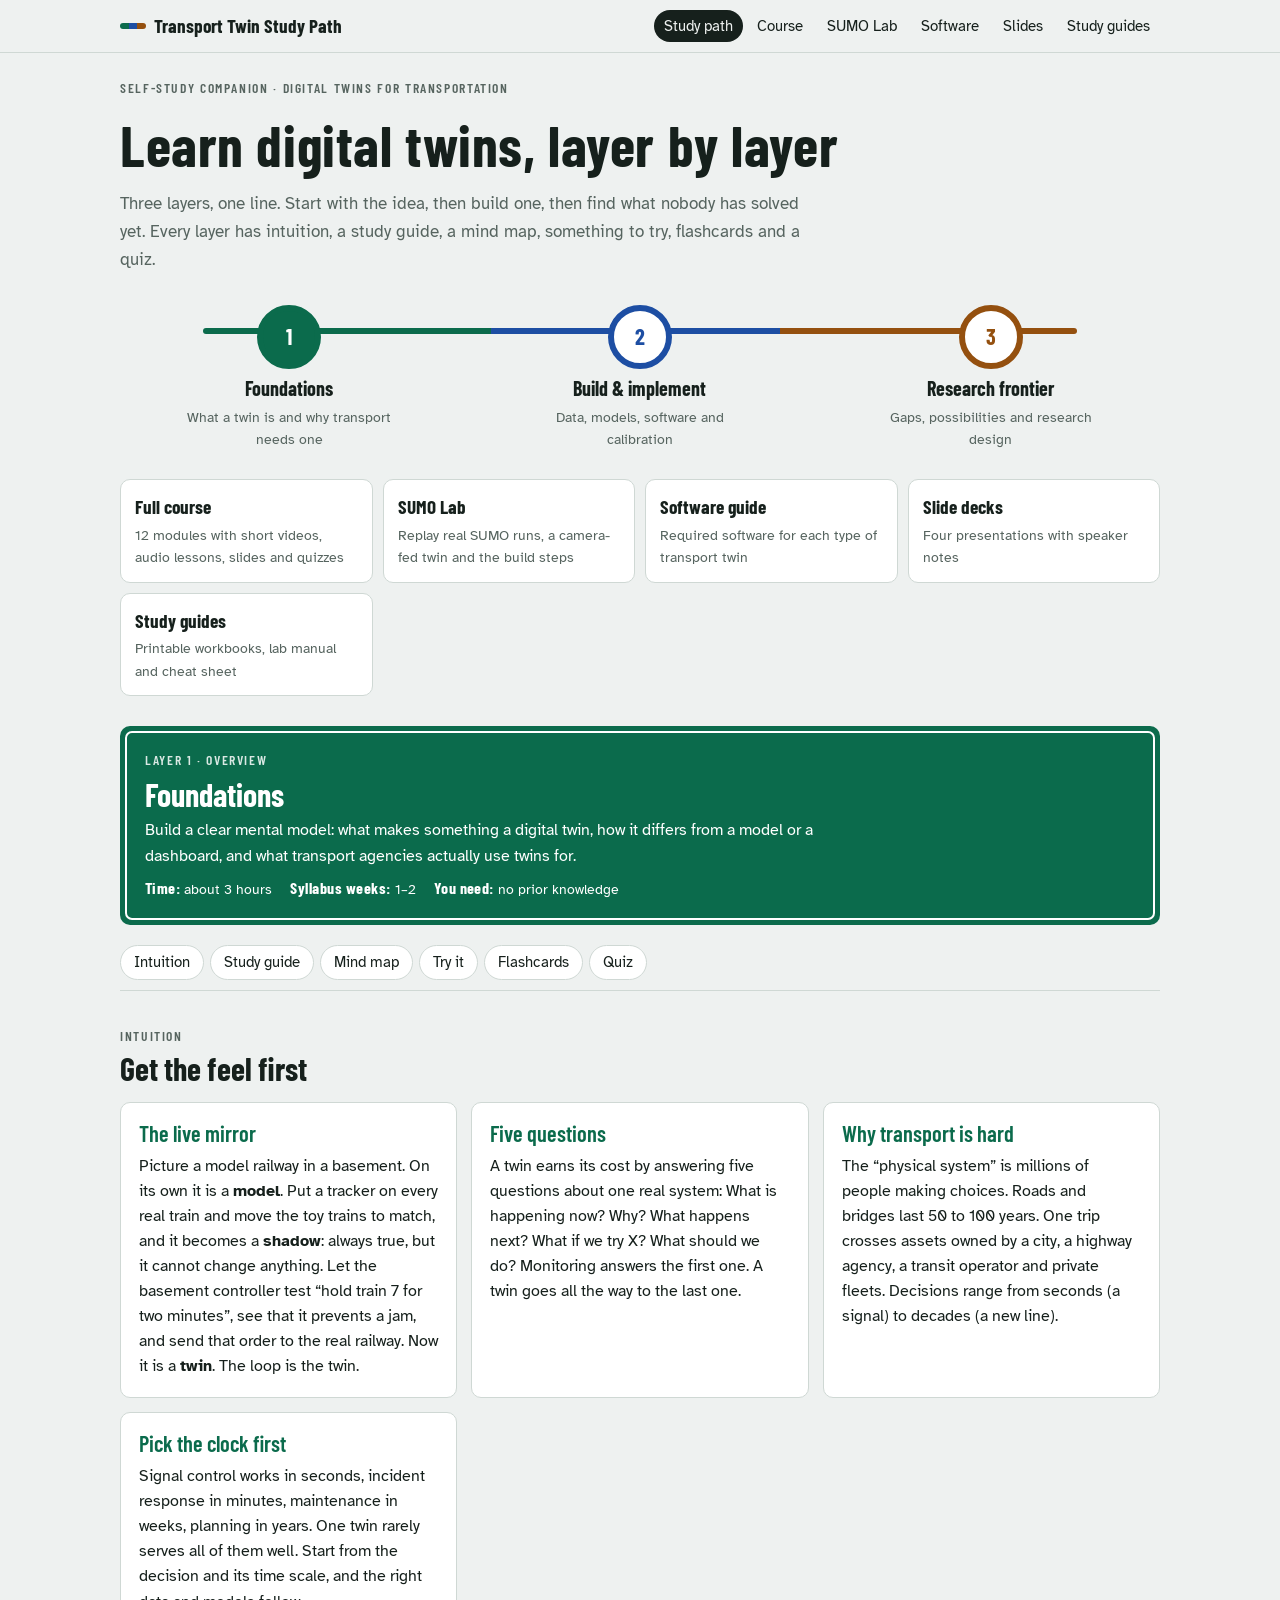
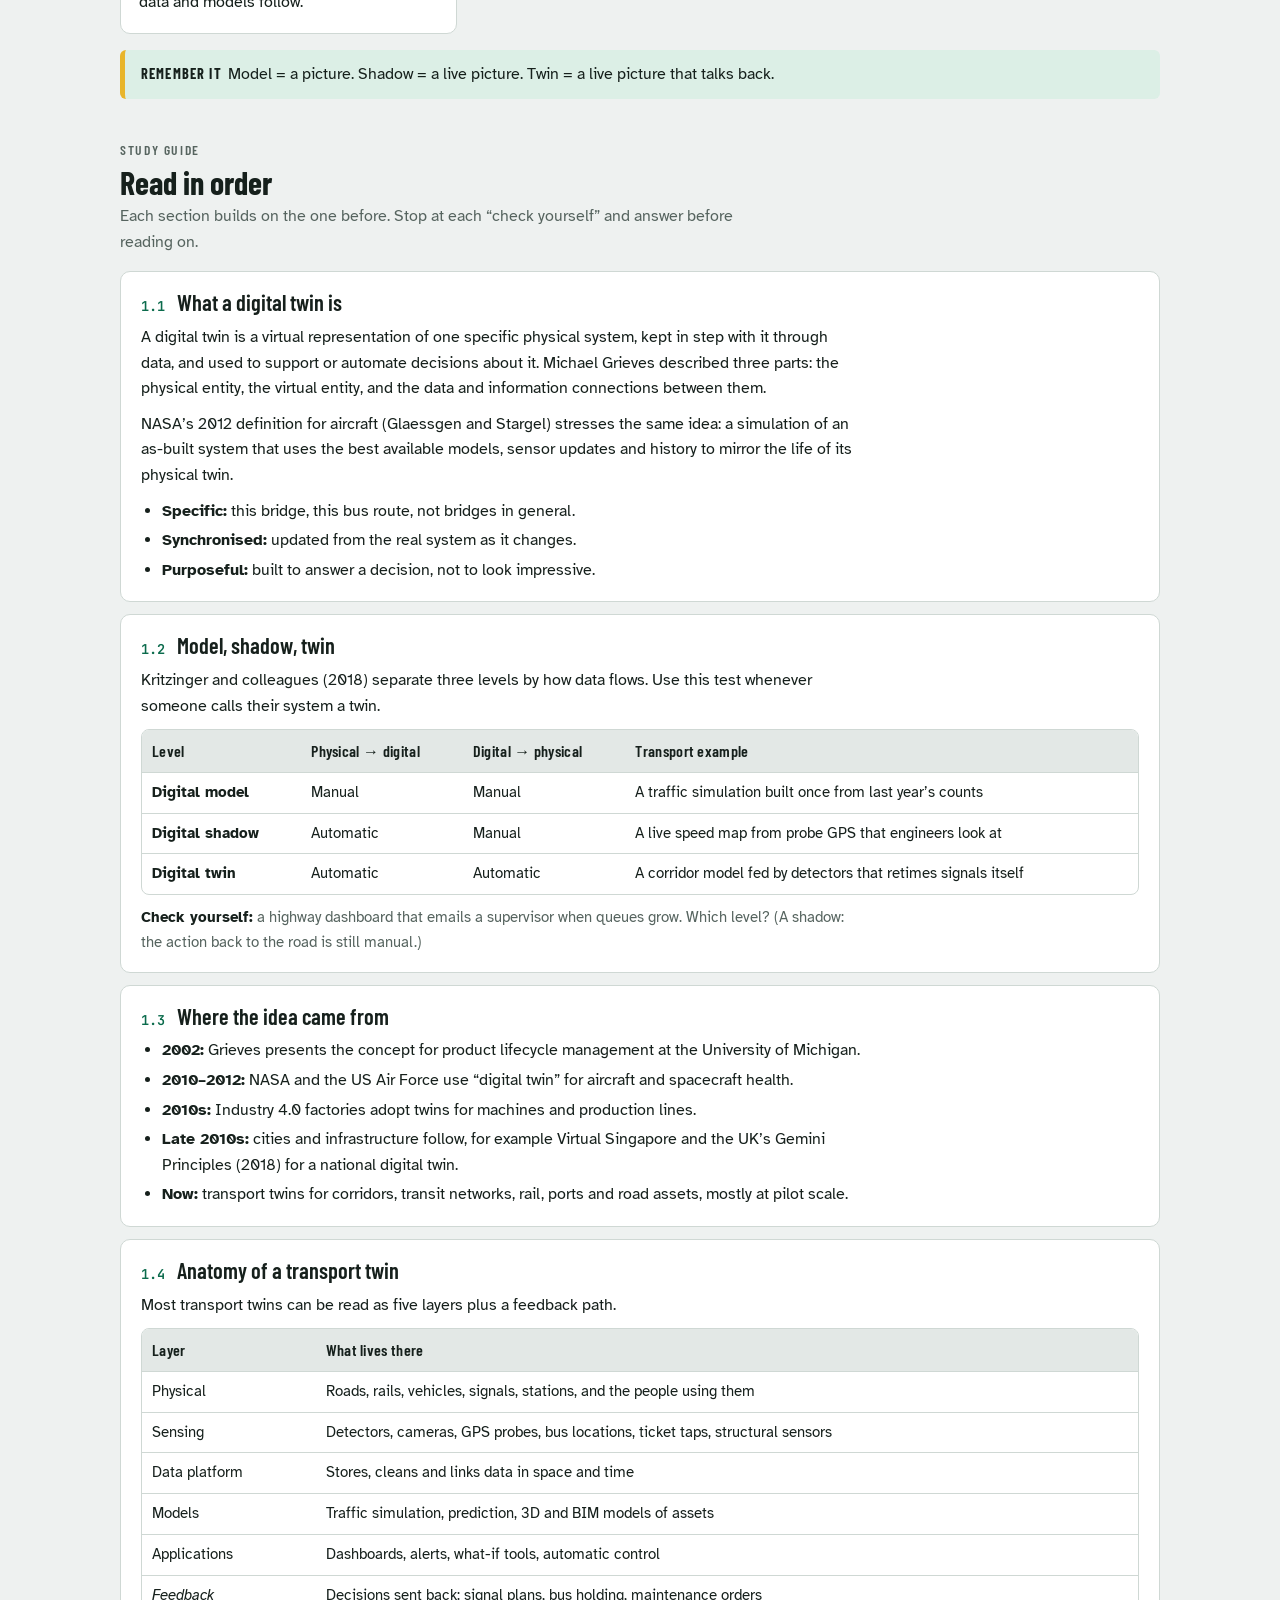
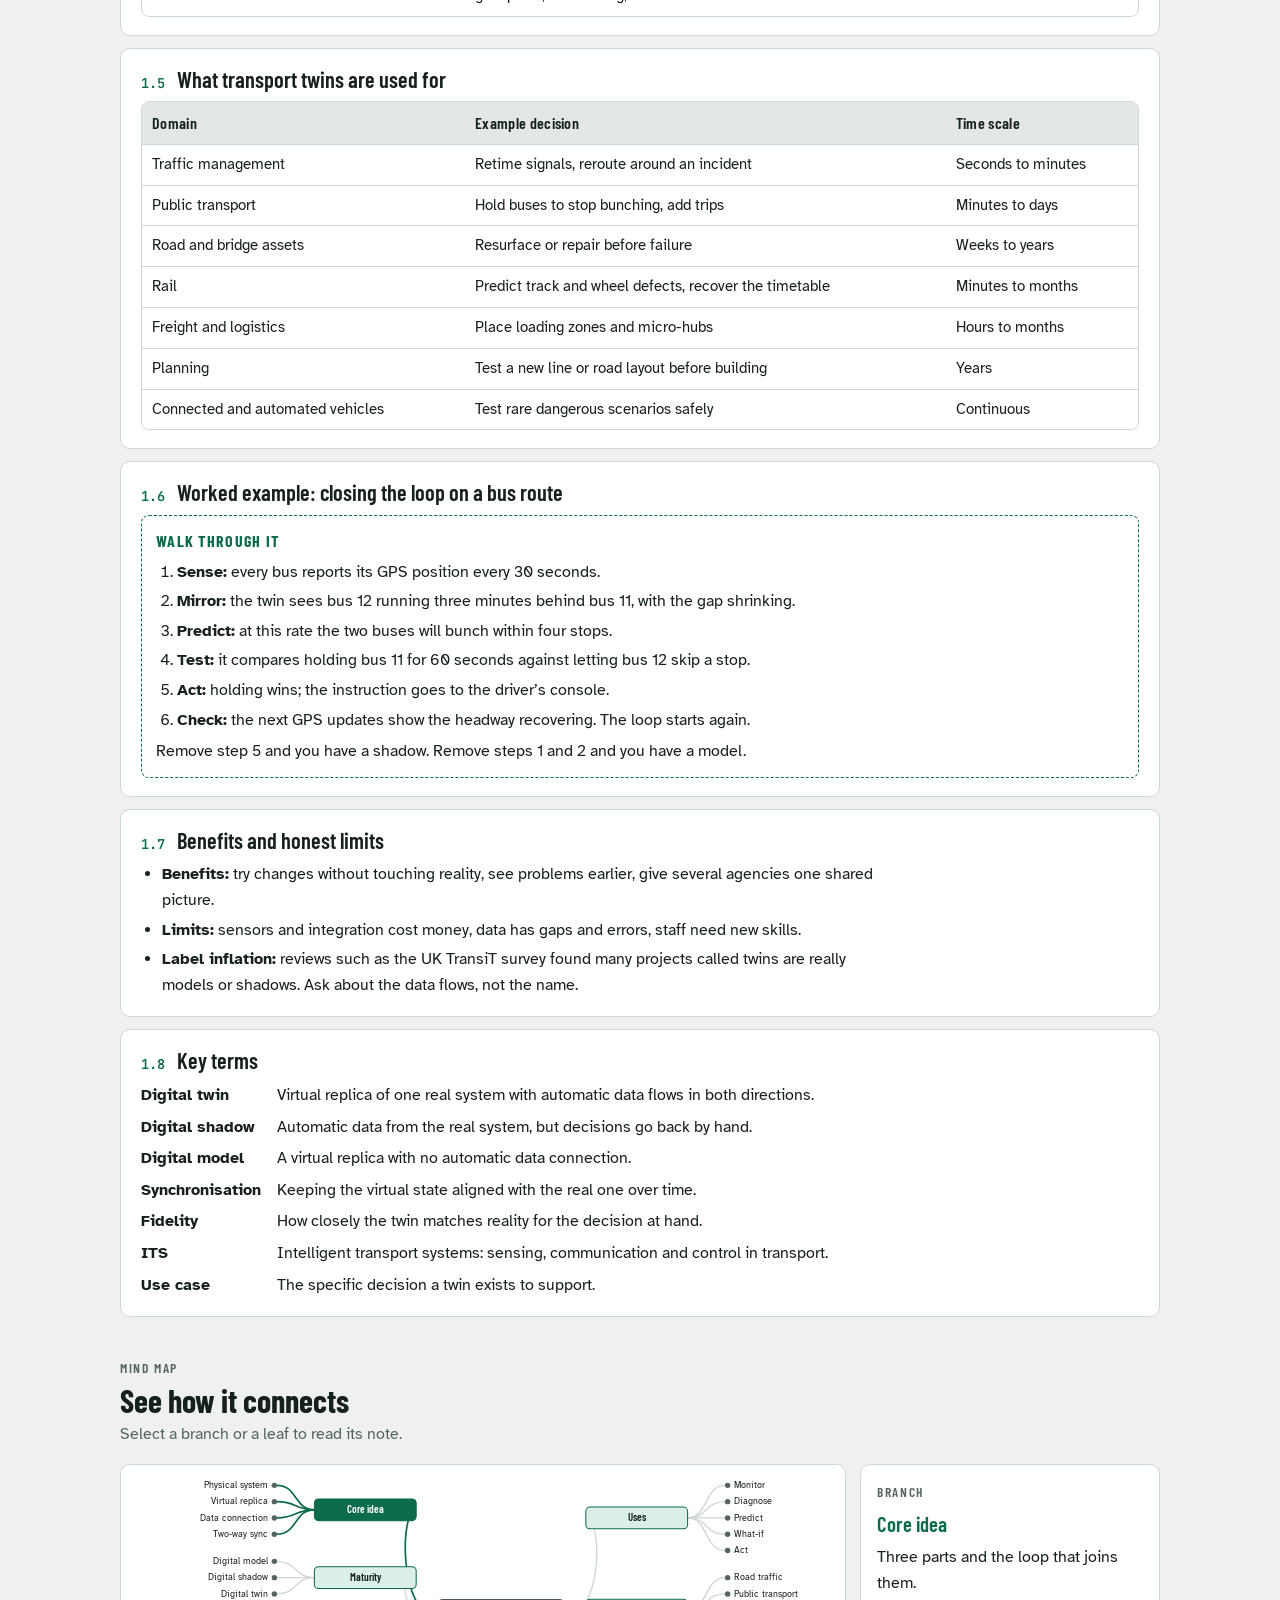
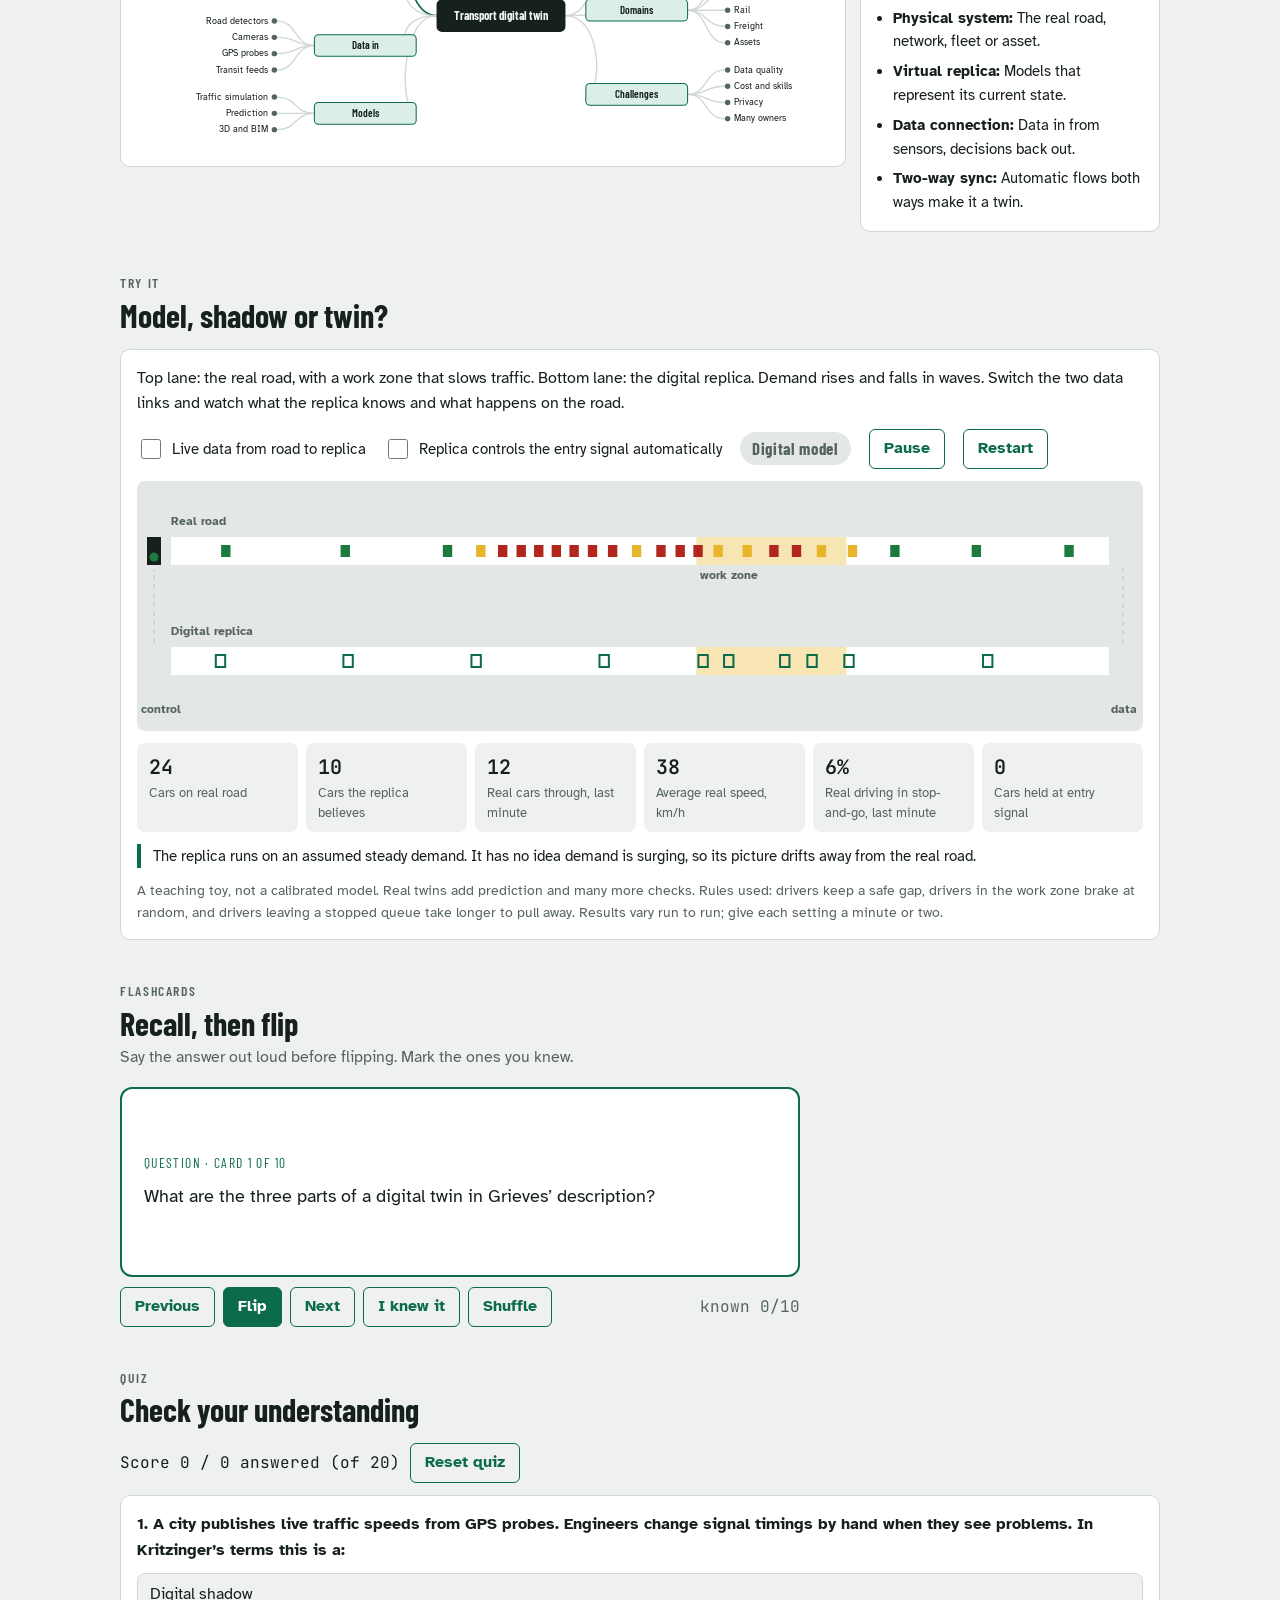
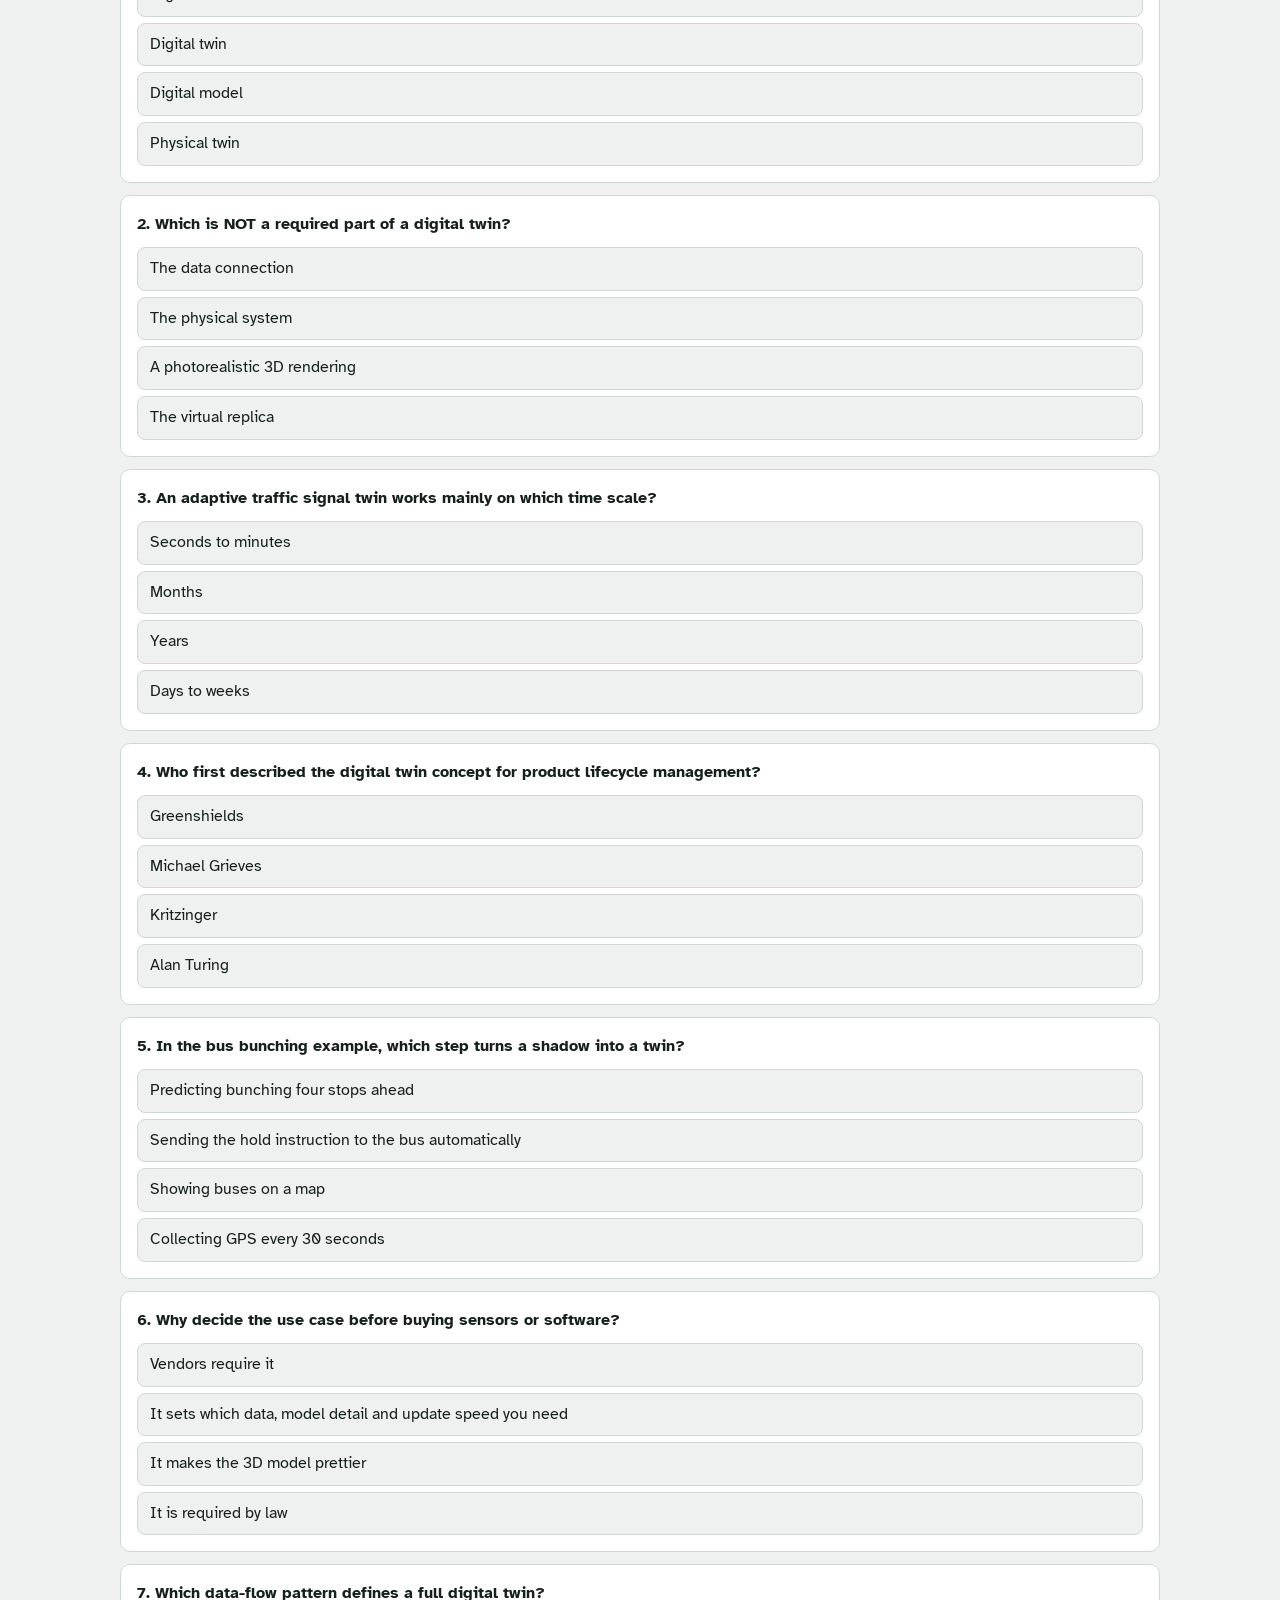
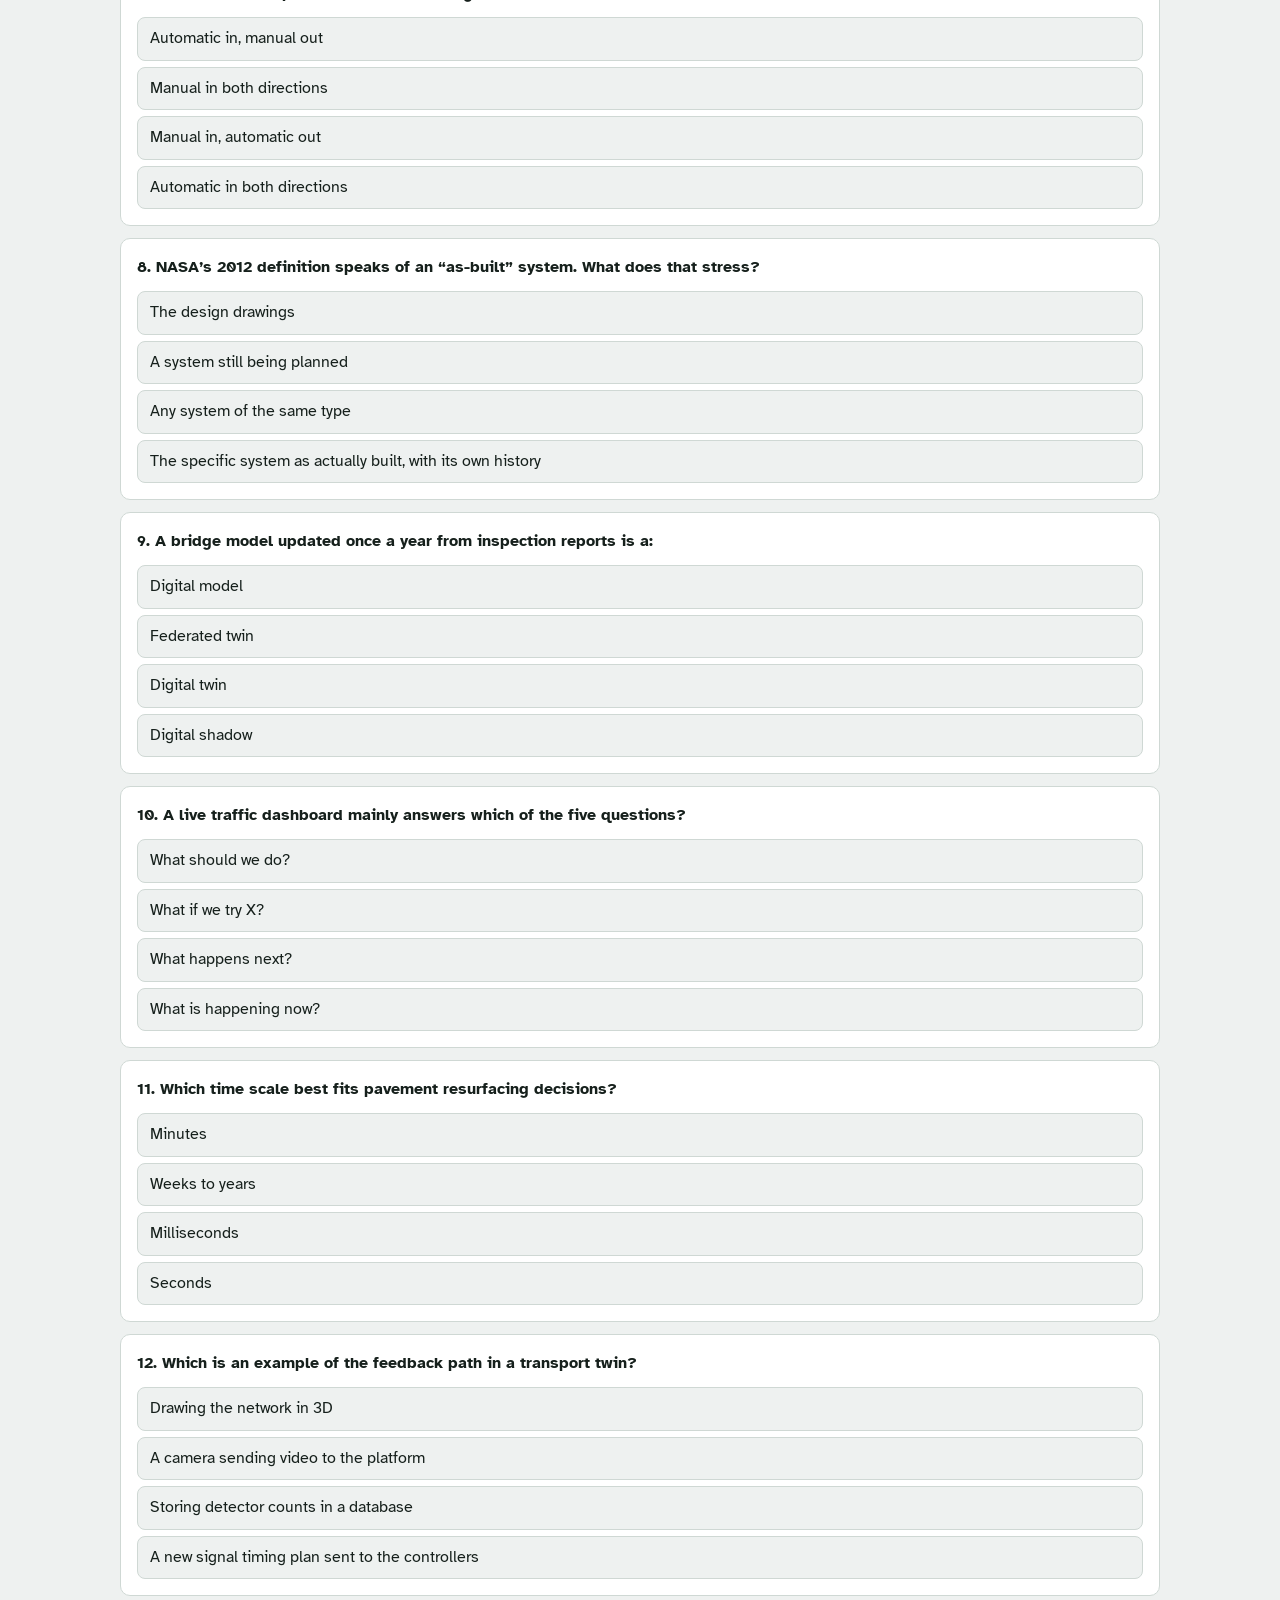
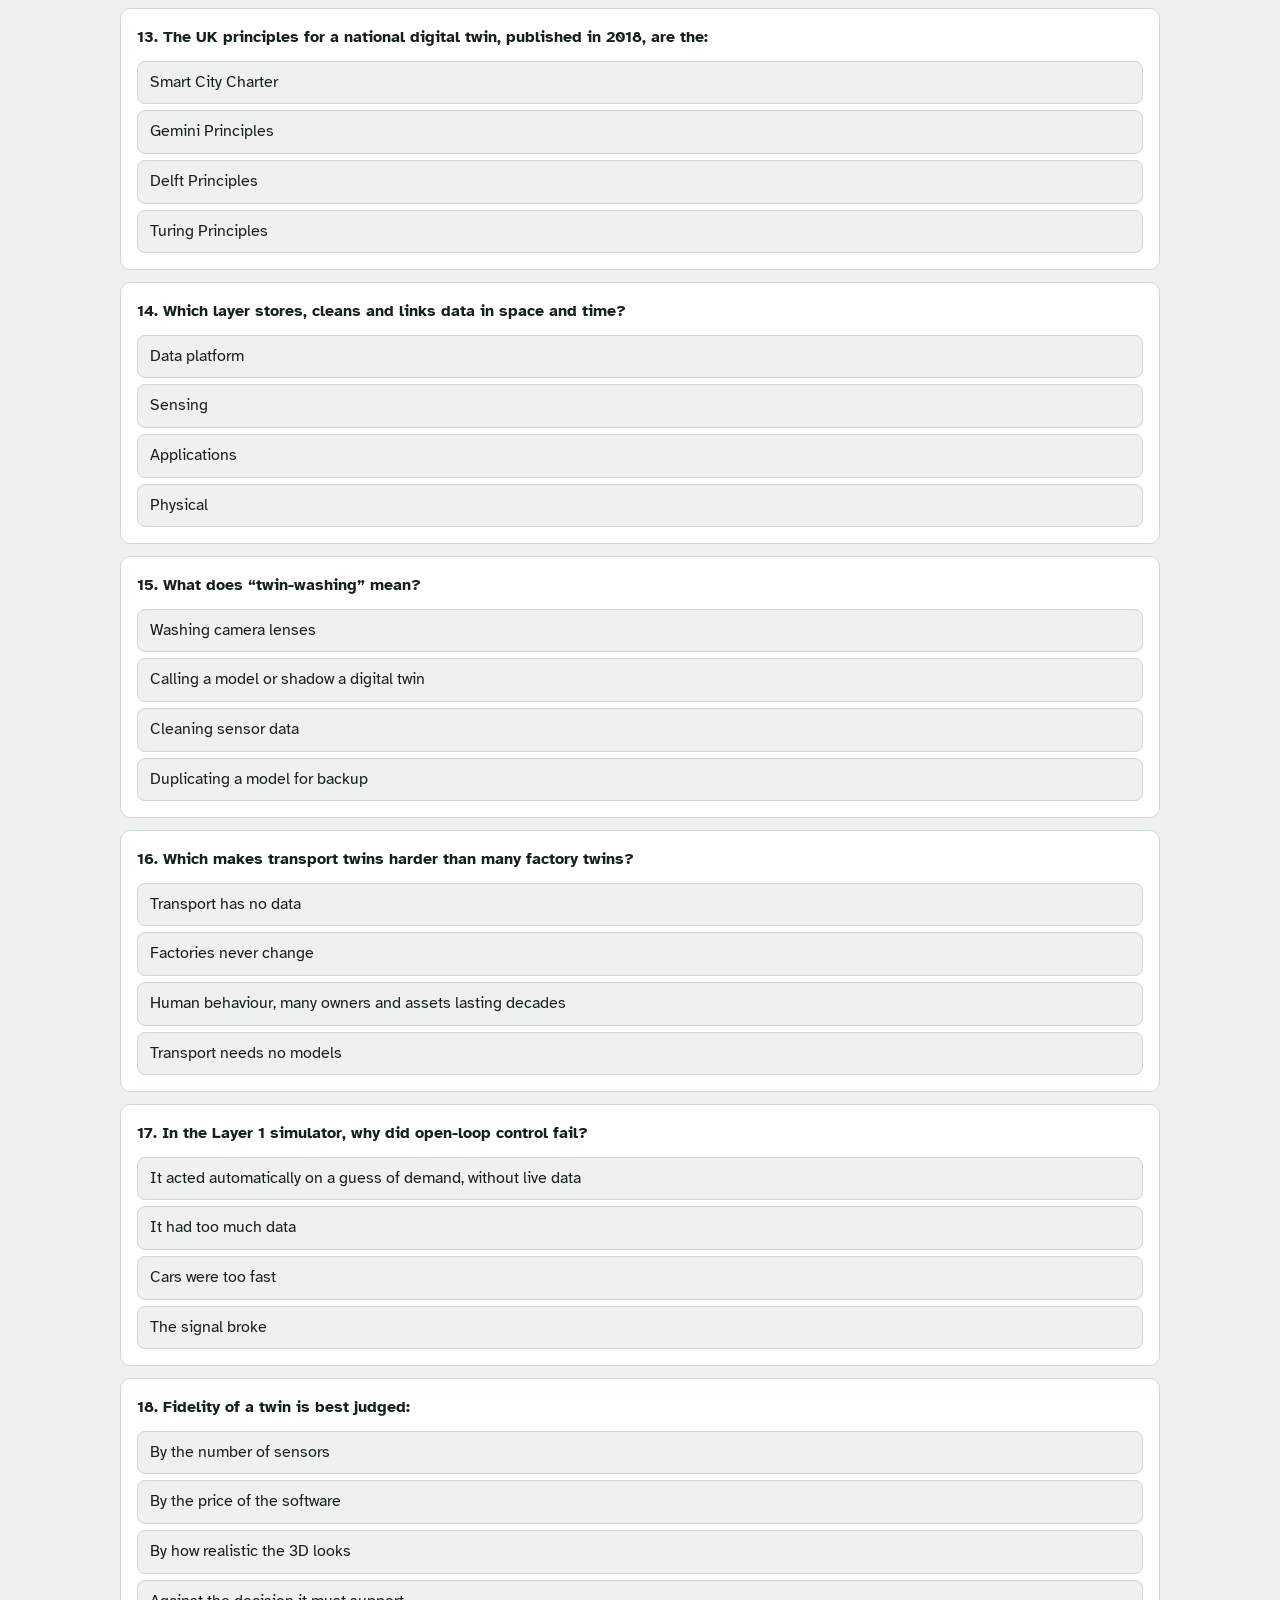
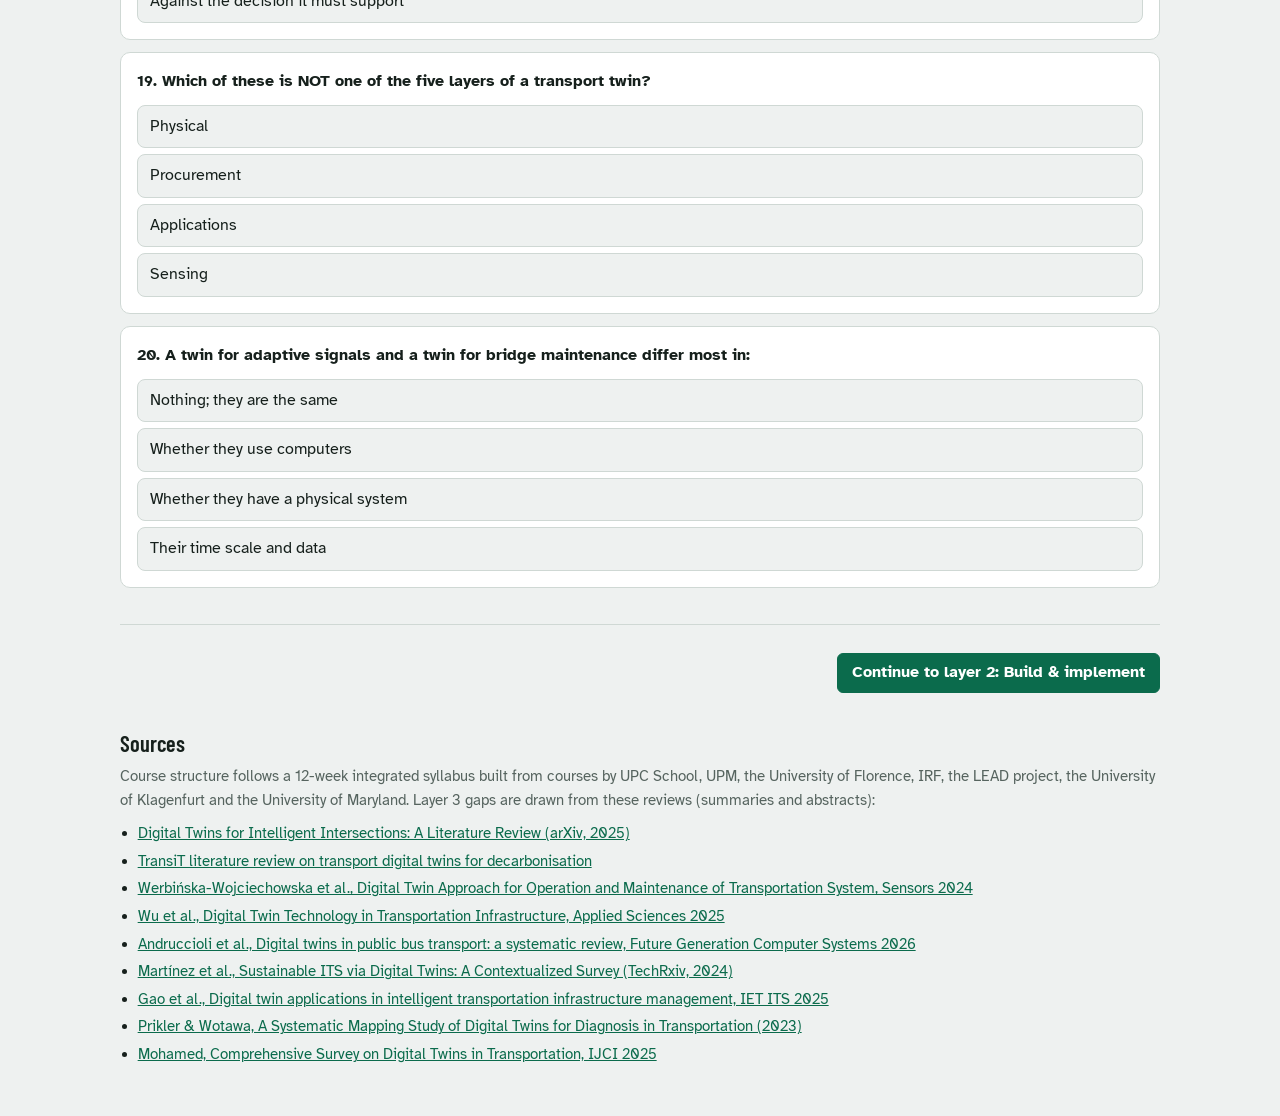
<file: index.html>
<!doctype html>
<html lang="en">
<head>
<meta charset="utf-8">
<meta name="viewport" content="width=device-width, initial-scale=1, viewport-fit=cover">
<meta name="description" content="A three-layer interactive study path on digital twins for transportation: foundations, building and implementing, and the research frontier.">
<style>:root{color-scheme:light;padding-top:env(safe-area-inset-top,0px);padding-bottom:env(safe-area-inset-bottom,0px)}body{margin:0}img{max-width:100%}[hidden]{display:none!important}
.sitebar{position:sticky;top:env(safe-area-inset-top,0px);z-index:7;background:var(--bg);border-bottom:1px solid var(--line);margin-left:calc(-1*max(16px,env(safe-area-inset-left,0px)));margin-right:calc(-1*max(16px,env(safe-area-inset-right,0px)));padding-left:max(16px,env(safe-area-inset-left,0px));padding-right:max(16px,env(safe-area-inset-right,0px))}
.sitebar .in{max-width:1040px;margin:0 auto;display:flex;gap:6px 18px;align-items:center;flex-wrap:wrap;padding-block:10px}
.sitebar .brand{font-family:var(--f-display);font-weight:700;font-size:1.2rem;text-decoration:none;color:var(--ink);margin-right:auto;display:flex;gap:8px;align-items:center}
.sitebar .brand i{display:inline-block;width:26px;height:6px;border-radius:3px;background:linear-gradient(90deg,var(--l1) 0 33%,var(--l2) 33% 66%,var(--l3) 66%)}
.sitebar nav{display:flex;gap:4px;flex-wrap:wrap}
.sitebar nav a{text-decoration:none;color:var(--ink);padding:4px 10px;border-radius:999px;font-size:.95rem}
.sitebar nav a:hover{background:var(--sunk)}
.sitebar nav a[aria-current="page"]{background:var(--ink);color:var(--bg)}
nav.secnav{top:calc(env(safe-area-inset-top,0px) + 52px)}
@media (max-width:560px){nav.secnav{position:static}}
.more{display:grid;grid-template-columns:repeat(auto-fit,minmax(min(100%,220px),1fr));gap:10px;margin-top:6px}
.more a{display:grid;gap:2px;text-decoration:none;color:var(--ink);background:var(--surface);border:1px solid var(--line);border-radius:10px;padding:12px 14px}
.more a:hover{border-color:var(--ink)}
.more a b{font-family:var(--f-display);font-size:1.2rem}
.more a span{font-size:.88rem;color:var(--muted)}
</style>
<title>Transport Twin Study Path</title>
<link rel="preconnect" href="https://fonts.googleapis.com">
<link rel="preconnect" href="https://fonts.gstatic.com" crossorigin>
<link rel="stylesheet" href="https://fonts.googleapis.com/css2?family=Barlow+Condensed:wght@500;600;700&family=Atkinson+Hyperlegible:ital,wght@0,400;0,700;1,400&family=JetBrains+Mono:wght@400;600&display=swap">
<style>
/* Layout: a transit-line hero picks one of three layers (styled like highway guide-sign colours); each layer stacks six study sections with a sticky section bar. */
:root{
  --bg:#eef1f0; --surface:#ffffff; --sunk:#e3e8e6; --ink:#16201c; --muted:#56645f; --line:#cfd8d4;
  --l1:#0b6b4c; --l1-soft:#dcefe6; --l2:#1d4ea3; --l2-soft:#dde6f6; --l3:#94500f; --l3-soft:#f4e6d6;
  --on-acc:#ffffff; --sign:#e8b52a; --good:#1c7a3c; --good-soft:#dcf0e1; --bad:#b3261e; --bad-soft:#f8e0dd;
  --f-display:"Barlow Condensed","Arial Narrow",Arial,sans-serif;
  --f-body:"Atkinson Hyperlegible",system-ui,-apple-system,"Segoe UI",sans-serif;
  --f-mono:"JetBrains Mono",ui-monospace,SFMono-Regular,Menlo,monospace;
  --acc:var(--l1); --acc-soft:var(--l1-soft);
}
@media (prefers-color-scheme: dark){:root:not([data-theme="light"]){
  --bg:#0f1513; --surface:#17201c; --sunk:#1e2925; --ink:#e4ebe8; --muted:#9aaaa4; --line:#2c3833;
  --l1:#3cbf8a; --l1-soft:#173229; --l2:#78a2f0; --l2-soft:#1a2740; --l3:#e59c55; --l3-soft:#352616;
  --on-acc:#0d1311; --sign:#f0c445; --good:#5cc97f; --good-soft:#163323; --bad:#ff8a80; --bad-soft:#3a1a18; color-scheme:dark}}
:root[data-theme="dark"]{
  --bg:#0f1513; --surface:#17201c; --sunk:#1e2925; --ink:#e4ebe8; --muted:#9aaaa4; --line:#2c3833;
  --l1:#3cbf8a; --l1-soft:#173229; --l2:#78a2f0; --l2-soft:#1a2740; --l3:#e59c55; --l3-soft:#352616;
  --on-acc:#0d1311; --sign:#f0c445; --good:#5cc97f; --good-soft:#163323; --bad:#ff8a80; --bad-soft:#3a1a18; color-scheme:dark}
body[data-layer="2"]{--acc:var(--l2);--acc-soft:var(--l2-soft)}
body[data-layer="3"]{--acc:var(--l3);--acc-soft:var(--l3-soft)}
html{scroll-behavior:smooth}
@media (prefers-reduced-motion: reduce){html{scroll-behavior:auto}*{transition:none!important;animation:none!important}}
body{background:var(--bg);color:var(--ink);font-family:var(--f-body);font-size:16px;line-height:1.6;
  padding-left:max(16px,env(safe-area-inset-left,0px));padding-right:max(16px,env(safe-area-inset-right,0px))}
.wrap{max-width:1040px;margin:0 auto}
h1,h2,h3,h4{font-family:var(--f-display);line-height:1.1;text-wrap:balance;margin:0}
h1{font-size:clamp(2.4rem,6vw,3.6rem);font-weight:700;letter-spacing:.01em}
h2{font-size:2rem;font-weight:700}
h3{font-size:1.4rem;font-weight:600}
h4{font-size:1.15rem;font-weight:600}
p{margin:0}
a{color:var(--acc)}
.eyebrow{font-family:var(--f-display);text-transform:uppercase;letter-spacing:.12em;font-size:.85rem;font-weight:600;color:var(--muted)}
.muted{color:var(--muted)}
code,.mono{font-family:var(--f-mono);font-size:.88em}
:focus-visible{outline:3px solid var(--sign);outline-offset:2px}
button{font:inherit;color:inherit;cursor:pointer}

/* hero */
header.hero{padding-block:24px 8px;display:grid;gap:14px}
.hero p.lede{max-width:62ch;color:var(--muted);font-size:1.08rem}
.line{position:relative;display:grid;grid-template-columns:repeat(3,1fr);gap:12px;margin-top:18px}
.line::before{content:"";position:absolute;left:8%;right:8%;top:23px;height:6px;border-radius:3px;
  background:linear-gradient(90deg,var(--l1) 0 33%,var(--l2) 33% 66%,var(--l3) 66%)}
.stop{position:relative;display:grid;justify-items:center;text-align:center;gap:8px;background:none;border:0;padding:0 4px 8px}
.stop .dot{width:52px;height:52px;border-radius:50%;background:var(--surface);border:6px solid var(--c);display:grid;place-items:center;
  font-family:var(--f-display);font-weight:700;font-size:1.4rem;color:var(--c);transition:background .2s,color .2s}
.stop[aria-pressed="true"] .dot{background:var(--c);color:var(--on-acc)}
.stop .nm{font-family:var(--f-display);font-weight:700;font-size:1.25rem;line-height:1.1}
.stop .sub{font-size:.85rem;color:var(--muted);max-width:24ch}
.stop:hover .nm{color:var(--c)}
@media (max-width:620px){
  .line{grid-template-columns:1fr;gap:4px}
  .line::before{left:25px;right:auto;top:20px;bottom:20px;width:6px;height:auto;background:linear-gradient(180deg,var(--l1) 0 33%,var(--l2) 33% 66%,var(--l3) 66%)}
  .stop{grid-template-columns:52px 1fr;justify-items:start;text-align:left;column-gap:14px;row-gap:0;padding:4px 0}
  .stop .dot{grid-row:span 2}
  .stop .sub{max-width:none}
}

/* layer sign */
.sign{margin-top:22px;background:var(--acc);color:var(--on-acc);border-radius:10px;padding:5px}
.sign-in{border:2px solid var(--on-acc);border-radius:7px;padding:16px 18px;display:grid;gap:6px}
.sign-in .eyebrow{color:var(--on-acc);opacity:.85}
.sign-in p{max-width:70ch}
.meta{display:flex;flex-wrap:wrap;gap:8px 18px;font-size:.9rem}
.meta b{font-family:var(--f-display);font-size:1rem;letter-spacing:.03em}

/* section nav */
body::before{content:"";position:fixed;inset:0 0 auto;height:env(safe-area-inset-top,0px);z-index:10;background:var(--bg)}
nav.secnav{position:sticky;top:env(safe-area-inset-top,0px);z-index:5;background:var(--bg);padding-block:10px;margin-top:10px;
  border-bottom:1px solid var(--line);overflow-x:auto;white-space:nowrap}
.secnav button{border:1px solid var(--line);background:var(--surface);border-radius:999px;padding:5px 13px;margin-right:6px;font-size:.92rem}
.secnav button:hover{border-color:var(--acc);color:var(--acc)}

section.blk{padding-block:34px 6px;display:grid;gap:16px;scroll-margin-top:64px}
.blk-head{display:grid;gap:4px}
.blk-head p{color:var(--muted);max-width:66ch}

/* intuition */
.intu{display:grid;grid-template-columns:repeat(auto-fit,minmax(min(100%,300px),1fr));gap:14px}
.ic{background:var(--surface);border:1px solid var(--line);border-radius:10px;padding:18px;display:grid;gap:8px;align-content:start}
.ic h3{color:var(--acc)}
.ic p{font-size:.98rem}
.hook{background:var(--acc-soft);border-left:5px solid var(--sign);border-radius:6px;padding:12px 16px}
.hook b{font-family:var(--f-display);text-transform:uppercase;letter-spacing:.08em;font-size:.9rem;margin-right:6px}

/* study guide */
.guide{display:grid;gap:12px}
.gs{background:var(--surface);border:1px solid var(--line);border-radius:10px;padding:18px 20px;display:grid;gap:10px;min-width:0}
.gs > h3{display:flex;gap:12px;align-items:baseline}
.gs > h3 .n{font-family:var(--f-mono);font-size:.85rem;color:var(--acc);font-weight:600}
.gs p,.gs li{max-width:72ch}
.gs ul,.gs ol{margin:0;padding-left:1.3em;display:grid;gap:4px}
.tbl{overflow-x:auto;border:1px solid var(--line);border-radius:8px}
table{border-collapse:collapse;width:100%;font-size:.93rem;min-width:520px}
th,td{text-align:left;vertical-align:top;padding:8px 10px;border-bottom:1px solid var(--line)}
th{font-family:var(--f-display);font-weight:600;font-size:1rem;letter-spacing:.02em;background:var(--sunk)}
tr:last-child td{border-bottom:0}
.formula{font-family:var(--f-mono);background:var(--sunk);border-radius:6px;padding:10px 14px;font-size:.95rem;overflow-x:auto}
.worked{border:1px dashed var(--acc);border-radius:8px;padding:12px 14px;display:grid;gap:6px}
.worked b.t{font-family:var(--f-display);text-transform:uppercase;letter-spacing:.08em;color:var(--acc)}
pre.code{margin:0;font-family:var(--f-mono);font-size:.84rem;line-height:1.5;background:var(--sunk);border-radius:8px;padding:14px;overflow-x:auto}
.check{font-size:.95rem;color:var(--muted)}
.check b{color:var(--ink)}
.gaps{display:grid;grid-template-columns:repeat(auto-fit,minmax(min(100%,290px),1fr));gap:10px}
.gap{border:1px solid var(--line);border-radius:8px;padding:12px 14px;display:grid;gap:6px;background:var(--bg)}
.gap h4{color:var(--acc)}
.gap .src{font-size:.82rem;color:var(--muted)}
dl.gloss{display:grid;grid-template-columns:minmax(120px,max-content) 1fr;gap:6px 16px;margin:0}
dl.gloss dt{font-weight:700}
dl.gloss dd{margin:0}
@media (max-width:560px){dl.gloss{grid-template-columns:1fr}dl.gloss dd{margin-bottom:6px}}

/* mind map */
.mm{display:grid;grid-template-columns:minmax(0,1fr) 300px;gap:14px;align-items:start}
@media (max-width:860px){.mm{grid-template-columns:1fr}}
.mm-canvas{background:var(--surface);border:1px solid var(--line);border-radius:10px;overflow-x:auto}
.mm-canvas svg{display:block;width:100%;min-width:760px;height:auto}
.mm text{font-family:var(--f-body);fill:var(--ink)}
.mm .edge{fill:none;stroke:var(--line);stroke-width:2}
.mm .edge.on{stroke:var(--acc);stroke-width:2.5}
.mm .center rect{fill:var(--ink)}
.mm .center text{fill:var(--bg);font-family:var(--f-display);font-weight:700;font-size:18px}
.mm .br{cursor:pointer}
.mm .br rect{fill:var(--acc-soft);stroke:var(--acc);stroke-width:1.5}
.mm .br text{font-family:var(--f-display);font-weight:600;font-size:16px}
.mm .br.on rect{fill:var(--acc)}
.mm .br.on text{fill:var(--on-acc)}
.mm .lf{cursor:pointer}
.mm .lf circle{fill:var(--muted)}
.mm .lf text{font-size:13px}
.mm .lf.on circle{fill:var(--sign)}
.mm .lf.on text{font-weight:700}
.mm .lf:hover text,.mm .br:hover text{text-decoration:underline}
.mm-panel{background:var(--surface);border:1px solid var(--line);border-radius:10px;padding:16px;display:grid;gap:10px}
.mm-panel h4{color:var(--acc);font-size:1.3rem}
.mm-panel ul{margin:0;padding-left:1.1em;display:grid;gap:6px;font-size:.93rem}
.mm-panel li.on{background:var(--acc-soft);border-radius:4px;outline:4px solid var(--acc-soft)}

/* widgets */
.widget{background:var(--surface);border:1px solid var(--line);border-radius:10px;padding:16px;display:grid;gap:12px;min-width:0}
.controls{display:flex;flex-wrap:wrap;gap:10px 18px;align-items:center}
.sw{display:flex;align-items:center;gap:8px;font-size:.95rem}
.sw input{width:20px;height:20px;accent-color:var(--acc)}
.pill{display:inline-block;font-family:var(--f-display);font-weight:700;letter-spacing:.04em;padding:3px 12px;border-radius:999px;font-size:1.05rem}
.pill.model{background:var(--sunk);color:var(--muted)}
.pill.shadow{background:var(--l2-soft);color:var(--l2)}
.pill.twin{background:var(--good-soft);color:var(--good)}
.pill.open{background:var(--bad-soft);color:var(--bad)}
.btn{border:1px solid var(--acc);background:var(--acc);color:var(--on-acc);border-radius:6px;padding:6px 14px;font-weight:700}
.btn.ghost{background:transparent;color:var(--acc)}
.btn:disabled{opacity:.45;cursor:default}
canvas{display:block;width:100%;border-radius:8px;background:var(--sunk)}
.stats{display:grid;grid-template-columns:repeat(auto-fit,minmax(150px,1fr));gap:8px}
.stat{background:var(--bg);border-radius:8px;padding:8px 12px}
.stat .v{font-family:var(--f-mono);font-weight:600;font-size:1.25rem;font-variant-numeric:tabular-nums}
.stat .k{font-size:.8rem;color:var(--muted)}
.explain{font-size:.95rem;border-left:4px solid var(--acc);padding-left:12px}
.row2{display:grid;grid-template-columns:minmax(0,1.5fr) minmax(0,1fr);gap:14px}
@media (max-width:760px){.row2{grid-template-columns:1fr}}
.slider{display:grid;gap:2px;font-size:.92rem}
.slider input{width:100%;accent-color:var(--acc)}
.slider .val{font-family:var(--f-mono);font-variant-numeric:tabular-nums}
svg.plot text{font-family:var(--f-mono);font-size:11px;fill:var(--muted)}
svg.plot .ax{stroke:var(--muted);stroke-width:1}
svg.plot .grid{stroke:var(--line);stroke-width:1}
svg.plot .obs{fill:var(--muted);opacity:.75}
svg.plot .curve{fill:none;stroke:var(--acc);stroke-width:3}
svg.plot .cap{fill:var(--sign);stroke:var(--ink);stroke-width:1}
.fld{display:grid;gap:3px;font-size:.92rem}
.fld input,.fld select{font:inherit;padding:6px 8px;border:1px solid var(--line);border-radius:6px;background:var(--bg);color:var(--ink);width:100%}
.fields{display:grid;grid-template-columns:repeat(auto-fit,minmax(min(100%,200px),1fr));gap:10px}
.ladder{display:grid;gap:6px}
.rung{display:grid;grid-template-columns:34px 1fr;gap:10px;align-items:center;text-align:left;border:1px solid var(--line);background:var(--bg);border-radius:8px;padding:8px 10px}
.rung .num{font-family:var(--f-mono);font-weight:600;color:var(--acc)}
.rung[aria-pressed="true"]{border-color:var(--acc);background:var(--acc-soft)}
.rung .here{font-size:.78rem;background:var(--sign);color:#1a1405;border-radius:4px;padding:1px 6px;margin-left:8px;font-weight:700}
.rq{background:var(--bg);border-radius:8px;padding:14px;display:grid;gap:8px}
.rq .q{font-size:1.05rem;font-weight:700}

/* flashcards */
.fc{display:grid;gap:10px;max-width:680px}
.card{min-height:190px;border-radius:12px;border:2px solid var(--acc);background:var(--surface);padding:22px;display:grid;align-content:center;gap:8px;text-align:left;width:100%}
.card .side{font-family:var(--f-display);text-transform:uppercase;letter-spacing:.1em;font-size:.85rem;color:var(--acc)}
.card .txt{font-size:1.15rem}
.card.flipped{background:var(--acc-soft)}
.fc-bar{display:flex;flex-wrap:wrap;gap:8px;align-items:center}
.fc-bar .count{font-family:var(--f-mono);margin-left:auto;color:var(--muted);font-variant-numeric:tabular-nums}

/* quiz */
.quiz{display:grid;gap:12px}
.qbar{display:flex;flex-wrap:wrap;gap:10px;align-items:center}
.score{font-family:var(--f-mono);font-variant-numeric:tabular-nums}
.qq{background:var(--surface);border:1px solid var(--line);border-radius:10px;padding:16px;display:grid;gap:10px}
.qq .stem{font-weight:700}
.opts{display:grid;gap:6px}
.opt{text-align:left;border:1px solid var(--line);background:var(--bg);border-radius:8px;padding:8px 12px}
.opt:hover:not(:disabled){border-color:var(--acc)}
.opt:disabled{cursor:default}
.opt.right{background:var(--good-soft);border-color:var(--good)}
.opt.wrong{background:var(--bad-soft);border-color:var(--bad)}
.why{font-size:.94rem;border-left:4px solid var(--sign);padding-left:10px}

.next{display:flex;flex-wrap:wrap;gap:10px;justify-content:space-between;align-items:center;padding-block:28px;border-top:1px solid var(--line);margin-top:30px}
footer{padding-block:10px 50px;display:grid;gap:10px;font-size:.92rem}
footer ul{margin:0;padding-left:1.2em;display:grid;gap:4px}
</style>

</head>
<body>
<header class="sitebar"><div class="in">
  <a class="brand" href="index.html"><i></i>Transport Twin Study Path</a>
  <nav aria-label="Site"><a href="index.html" aria-current="page">Study path</a><a href="course.html">Course</a><a href="sumo.html">SUMO Lab</a><a href="software.html">Software</a><a href="slides.html">Slides</a><a href="guides.html">Study guides</a></nav>
</div></header>
<div class="wrap">
<header class="hero">
  <span class="eyebrow">Self-study companion · Digital twins for transportation</span>
  <h1>Learn digital twins, layer by layer</h1>
  <p class="lede">Three layers, one line. Start with the idea, then build one, then find what nobody has solved yet. Every layer has intuition, a study guide, a mind map, something to try, flashcards and a quiz.</p>
  <div class="line" role="group" aria-label="Choose a layer">
    <button class="stop" data-layer="1" style="--c:var(--l1)" aria-pressed="true"><span class="dot">1</span><span class="nm">Foundations</span><span class="sub">What a twin is and why transport needs one</span></button>
    <button class="stop" data-layer="2" style="--c:var(--l2)" aria-pressed="false"><span class="dot">2</span><span class="nm">Build &amp; implement</span><span class="sub">Data, models, software and calibration</span></button>
    <button class="stop" data-layer="3" style="--c:var(--l3)" aria-pressed="false"><span class="dot">3</span><span class="nm">Research frontier</span><span class="sub">Gaps, possibilities and research design</span></button>
  </div>
  <div class="more">
    <a href="course.html"><b>Full course</b><span>12 modules with short videos, audio lessons, slides and quizzes</span></a>
    <a href="sumo.html"><b>SUMO Lab</b><span>Replay real SUMO runs, a camera-fed twin and the build steps</span></a>
    <a href="software.html"><b>Software guide</b><span>Required software for each type of transport twin</span></a>
    <a href="slides.html"><b>Slide decks</b><span>Four presentations with speaker notes</span></a>
    <a href="guides.html"><b>Study guides</b><span>Printable workbooks, lab manual and cheat sheet</span></a>
  </div>
</header>

<div id="sign"></div>
<nav class="secnav" aria-label="Sections in this layer">
  <button data-go="intuition">Intuition</button><button data-go="guide">Study guide</button><button data-go="map">Mind map</button><button data-go="try">Try it</button><button data-go="cards">Flashcards</button><button data-go="quiz">Quiz</button>
</nav>
<main id="main"></main>

<footer>
  <h3>Sources</h3>
  <p class="muted">Course structure follows a 12-week integrated syllabus built from courses by UPC School, UPM, the University of Florence, IRF, the LEAD project, the University of Klagenfurt and the University of Maryland. Layer 3 gaps are drawn from these reviews (summaries and abstracts):</p>
  <ul>
    <li><a href="https://arxiv.org/pdf/2510.05374" target="_blank" rel="noopener">Digital Twins for Intelligent Intersections: A Literature Review (arXiv, 2025)</a></li>
    <li><a href="https://transit.ac.uk/?p=1935" target="_blank" rel="noopener">TransiT literature review on transport digital twins for decarbonisation</a></li>
    <li><a href="https://www.mdpi.com/1424-8220/24/18/6069" target="_blank" rel="noopener">Werbińska-Wojciechowska et al., Digital Twin Approach for Operation and Maintenance of Transportation System, Sensors 2024</a></li>
    <li><a href="https://ira.lib.polyu.edu.hk/handle/10397/117848?mode=full" target="_blank" rel="noopener">Wu et al., Digital Twin Technology in Transportation Infrastructure, Applied Sciences 2025</a></li>
    <li><a href="https://cris.unibo.it/retrieve/35e685c8-d6e7-40ac-8751-670817682f3d/1-s2.0-S0167739X26000130-main.pdf" target="_blank" rel="noopener">Andruccioli et al., Digital twins in public bus transport: a systematic review, Future Generation Computer Systems 2026</a></li>
    <li><a href="https://Authorea.com/doi/full/10.36227/techrxiv.171392862.22027305/v1" target="_blank" rel="noopener">Martínez et al., Sustainable ITS via Digital Twins: A Contextualized Survey (TechRxiv, 2024)</a></li>
    <li><a href="https://smartcity.efri.uniri.hr/article.php?id=16853" target="_blank" rel="noopener">Gao et al., Digital twin applications in intelligent transportation infrastructure management, IET ITS 2025</a></li>
    <li><a href="https://www.arxiv.org/pdf/2402.01686" target="_blank" rel="noopener">Prikler &amp; Wotawa, A Systematic Mapping Study of Digital Twins for Diagnosis in Transportation (2023)</a></li>
    <li><a href="https://www.ijci.zu.edu.eg/index.php/ijci/article/view/115" target="_blank" rel="noopener">Mohamed, Comprehensive Survey on Digital Twins in Transportation, IJCI 2025</a></li>
  </ul>
</footer>
</div>

<script>
/* ---------- CONTENT ---------- */
const LAYERS = {
1:{
  name:"Foundations", tag:"Layer 1 · Overview",
  blurb:"Build a clear mental model: what makes something a digital twin, how it differs from a model or a dashboard, and what transport agencies actually use twins for.",
  meta:[["Time","about 3 hours"],["Syllabus weeks","1–2"],["You need","no prior knowledge"]],
  intuition:[
    ["The live mirror","Picture a model railway in a basement. On its own it is a <b>model</b>. Put a tracker on every real train and move the toy trains to match, and it becomes a <b>shadow</b>: always true, but it cannot change anything. Let the basement controller test “hold train 7 for two minutes”, see that it prevents a jam, and send that order to the real railway. Now it is a <b>twin</b>. The loop is the twin."],
    ["Five questions","A twin earns its cost by answering five questions about one real system: What is happening now? Why? What happens next? What if we try X? What should we do? Monitoring answers the first one. A twin goes all the way to the last one."],
    ["Why transport is hard","The “physical system” is millions of people making choices. Roads and bridges last 50 to 100 years. One trip crosses assets owned by a city, a highway agency, a transit operator and private fleets. Decisions range from seconds (a signal) to decades (a new line)."],
    ["Pick the clock first","Signal control works in seconds, incident response in minutes, maintenance in weeks, planning in years. One twin rarely serves all of them well. Start from the decision and its time scale, and the right data and models follow."]
  ],
  hook:"Model = a picture. Shadow = a live picture. Twin = a live picture that talks back.",
  guide:[
["What a digital twin is",`<p>A digital twin is a virtual representation of one specific physical system, kept in step with it through data, and used to support or automate decisions about it. Michael Grieves described three parts: the physical entity, the virtual entity, and the data and information connections between them.</p>
<p>NASA’s 2012 definition for aircraft (Glaessgen and Stargel) stresses the same idea: a simulation of an as-built system that uses the best available models, sensor updates and history to mirror the life of its physical twin.</p>
<ul><li><b>Specific:</b> this bridge, this bus route, not bridges in general.</li><li><b>Synchronised:</b> updated from the real system as it changes.</li><li><b>Purposeful:</b> built to answer a decision, not to look impressive.</li></ul>`],
["Model, shadow, twin",`<p>Kritzinger and colleagues (2018) separate three levels by how data flows. Use this test whenever someone calls their system a twin.</p>
<div class="tbl"><table><thead><tr><th>Level</th><th>Physical → digital</th><th>Digital → physical</th><th>Transport example</th></tr></thead><tbody>
<tr><td><b>Digital model</b></td><td>Manual</td><td>Manual</td><td>A traffic simulation built once from last year’s counts</td></tr>
<tr><td><b>Digital shadow</b></td><td>Automatic</td><td>Manual</td><td>A live speed map from probe GPS that engineers look at</td></tr>
<tr><td><b>Digital twin</b></td><td>Automatic</td><td>Automatic</td><td>A corridor model fed by detectors that retimes signals itself</td></tr></tbody></table></div>
<p class="check"><b>Check yourself:</b> a highway dashboard that emails a supervisor when queues grow. Which level? (A shadow: the action back to the road is still manual.)</p>`],
["Where the idea came from",`<ul><li><b>2002:</b> Grieves presents the concept for product lifecycle management at the University of Michigan.</li>
<li><b>2010–2012:</b> NASA and the US Air Force use “digital twin” for aircraft and spacecraft health.</li>
<li><b>2010s:</b> Industry 4.0 factories adopt twins for machines and production lines.</li>
<li><b>Late 2010s:</b> cities and infrastructure follow, for example Virtual Singapore and the UK’s Gemini Principles (2018) for a national digital twin.</li>
<li><b>Now:</b> transport twins for corridors, transit networks, rail, ports and road assets, mostly at pilot scale.</li></ul>`],
["Anatomy of a transport twin",`<p>Most transport twins can be read as five layers plus a feedback path.</p>
<div class="tbl"><table><thead><tr><th>Layer</th><th>What lives there</th></tr></thead><tbody>
<tr><td>Physical</td><td>Roads, rails, vehicles, signals, stations, and the people using them</td></tr>
<tr><td>Sensing</td><td>Detectors, cameras, GPS probes, bus locations, ticket taps, structural sensors</td></tr>
<tr><td>Data platform</td><td>Stores, cleans and links data in space and time</td></tr>
<tr><td>Models</td><td>Traffic simulation, prediction, 3D and BIM models of assets</td></tr>
<tr><td>Applications</td><td>Dashboards, alerts, what-if tools, automatic control</td></tr>
<tr><td><i>Feedback</i></td><td>Decisions sent back: signal plans, bus holding, maintenance orders</td></tr></tbody></table></div>`],
["What transport twins are used for",`<div class="tbl"><table><thead><tr><th>Domain</th><th>Example decision</th><th>Time scale</th></tr></thead><tbody>
<tr><td>Traffic management</td><td>Retime signals, reroute around an incident</td><td>Seconds to minutes</td></tr>
<tr><td>Public transport</td><td>Hold buses to stop bunching, add trips</td><td>Minutes to days</td></tr>
<tr><td>Road and bridge assets</td><td>Resurface or repair before failure</td><td>Weeks to years</td></tr>
<tr><td>Rail</td><td>Predict track and wheel defects, recover the timetable</td><td>Minutes to months</td></tr>
<tr><td>Freight and logistics</td><td>Place loading zones and micro-hubs</td><td>Hours to months</td></tr>
<tr><td>Planning</td><td>Test a new line or road layout before building</td><td>Years</td></tr>
<tr><td>Connected and automated vehicles</td><td>Test rare dangerous scenarios safely</td><td>Continuous</td></tr></tbody></table></div>`],
["Worked example: closing the loop on a bus route",`<div class="worked"><b class="t">Walk through it</b>
<ol><li><b>Sense:</b> every bus reports its GPS position every 30 seconds.</li>
<li><b>Mirror:</b> the twin sees bus 12 running three minutes behind bus 11, with the gap shrinking.</li>
<li><b>Predict:</b> at this rate the two buses will bunch within four stops.</li>
<li><b>Test:</b> it compares holding bus 11 for 60 seconds against letting bus 12 skip a stop.</li>
<li><b>Act:</b> holding wins; the instruction goes to the driver’s console.</li>
<li><b>Check:</b> the next GPS updates show the headway recovering. The loop starts again.</li></ol>
<p>Remove step 5 and you have a shadow. Remove steps 1 and 2 and you have a model.</p></div>`],
["Benefits and honest limits",`<ul><li><b>Benefits:</b> try changes without touching reality, see problems earlier, give several agencies one shared picture.</li>
<li><b>Limits:</b> sensors and integration cost money, data has gaps and errors, staff need new skills.</li>
<li><b>Label inflation:</b> reviews such as the UK TransiT survey found many projects called twins are really models or shadows. Ask about the data flows, not the name.</li></ul>`],
["Key terms",`<dl class="gloss"><dt>Digital twin</dt><dd>Virtual replica of one real system with automatic data flows in both directions.</dd>
<dt>Digital shadow</dt><dd>Automatic data from the real system, but decisions go back by hand.</dd>
<dt>Digital model</dt><dd>A virtual replica with no automatic data connection.</dd>
<dt>Synchronisation</dt><dd>Keeping the virtual state aligned with the real one over time.</dd>
<dt>Fidelity</dt><dd>How closely the twin matches reality for the decision at hand.</dd>
<dt>ITS</dt><dd>Intelligent transport systems: sensing, communication and control in transport.</dd>
<dt>Use case</dt><dd>The specific decision a twin exists to support.</dd></dl>`]
  ],
  map:{center:"Transport digital twin",branches:[
    {n:"Core idea",t:"Three parts and the loop that joins them.",l:[["Physical system","The real road, network, fleet or asset."],["Virtual replica","Models that represent its current state."],["Data connection","Data in from sensors, decisions back out."],["Two-way sync","Automatic flows both ways make it a twin."]]},
    {n:"Maturity",t:"Kritzinger et al. (2018) levels by data flow.",l:[["Digital model","Manual both ways."],["Digital shadow","Automatic in, manual out."],["Digital twin","Automatic both ways."]]},
    {n:"Data in",t:"What the twin listens to.",l:[["Road detectors","Loops and radar: counts, speed, occupancy."],["Cameras","Counts, vehicle classes, turning movements."],["GPS probes","Speeds across the whole network."],["Transit feeds","Bus and train positions, passenger taps."]]},
    {n:"Models",t:"How the twin thinks.",l:[["Traffic simulation","Replays and tests how traffic moves."],["Prediction","Forecasts the next minutes or hours."],["3D and BIM","Geometry and condition of physical assets."]]},
    {n:"Uses",t:"The five questions a twin answers.",l:[["Monitor","What is happening now?"],["Diagnose","Why is it happening?"],["Predict","What happens next?"],["What-if","What if we try X?"],["Act","What should we do, and do it."]]},
    {n:"Domains",t:"Where transport twins appear.",l:[["Road traffic","Corridors, junctions, incidents."],["Public transport","Bus and metro operations."],["Rail","Track, trains and timetables."],["Freight","Last-mile delivery, ports."],["Assets","Pavements, bridges, tunnels."]]},
    {n:"Challenges",t:"What makes it hard in practice.",l:[["Data quality","Gaps, errors and bias in sensor data."],["Cost and skills","Sensors, integration, trained staff."],["Privacy","Movement data is personal data."],["Many owners","Agencies must share data and decisions."]]}
  ]},
  cards:[
    ["What are the three parts of a digital twin in Grieves’ description?","The physical entity, the virtual entity, and the data and information connections between them."],
    ["How do a digital model, shadow and twin differ?","Model: no automatic data flow. Shadow: automatic flow from physical to digital only. Twin: automatic flow in both directions."],
    ["Name the five questions a full twin can answer.","What is happening? Why? What happens next? What if we try X? What should we do?"],
    ["Why is a twin tied to one specific system?","It mirrors that system’s own state and history, so its predictions are about that bridge or route, not an average one."],
    ["Give a transport example of a digital shadow.","A live traffic speed map from GPS probes that engineers watch, while signal changes are still made by hand."],
    ["Why are transport twins harder than factory twins?","Human behaviour, open systems, many owners, assets lasting decades, and time scales from seconds to years."],
    ["Name four data sources for a road traffic twin.","Loop or radar detectors, cameras, GPS probe data, signal controller logs (also weather and incident reports)."],
    ["What does fidelity mean for a twin?","How closely the virtual replica matches reality for the specific decision it supports."],
    ["What are the Gemini Principles?","The UK’s 2018 principles for a national digital twin, grouped under purpose, trust and function."],
    ["What should you define first when starting a twin?","The decision it supports and the time scale of that decision."]
  ],
  quiz:[
    ["A city publishes live traffic speeds from GPS probes. Engineers change signal timings by hand when they see problems. In Kritzinger’s terms this is a:",["Digital model","Digital shadow","Digital twin","Physical twin"],1,"Data flows automatically from the road to the system, but decisions go back manually. That is a shadow."],
    ["Which is NOT a required part of a digital twin?",["The physical system","The virtual replica","The data connection","A photorealistic 3D rendering"],3,"Many useful twins have no 3D view at all. The three parts are the physical system, the virtual replica and the connection."],
    ["An adaptive traffic signal twin works mainly on which time scale?",["Seconds to minutes","Days to weeks","Months","Years"],0,"Signal control reacts to queues as they form, so updates are needed in seconds to minutes."],
    ["Who first described the digital twin concept for product lifecycle management?",["Michael Grieves","Alan Turing","Greenshields","Kritzinger"],0,"Grieves presented the idea in 2002 at the University of Michigan."],
    ["In the bus bunching example, which step turns a shadow into a twin?",["Collecting GPS every 30 seconds","Predicting bunching four stops ahead","Sending the hold instruction to the bus automatically","Showing buses on a map"],2,"Automatic action back on the real system closes the loop."],
    ["Why decide the use case before buying sensors or software?",["Vendors require it","It sets which data, model detail and update speed you need","It makes the 3D model prettier","It is required by law"],1,"The decision and its time scale drive every other design choice."],
    ["Which data-flow pattern defines a full digital twin?", ["Manual in both directions", "Automatic in, manual out", "Automatic in both directions", "Manual in, automatic out"], 2, "Kritzinger et al. (2018): only automatic flows both ways make a twin."],
    ["NASA’s 2012 definition speaks of an “as-built” system. What does that stress?", ["The design drawings", "The specific system as actually built, with its own history", "Any system of the same type", "A system still being planned"], 1, "A twin mirrors one real instance, including its own wear and history."],
    ["A bridge model updated once a year from inspection reports is a:", ["Digital model", "Digital shadow", "Digital twin", "Federated twin"], 0, "Data enters by hand once a year and nothing flows back automatically."],
    ["A live traffic dashboard mainly answers which of the five questions?", ["What should we do?", "What if we try X?", "What happens next?", "What is happening now?"], 3, "Monitoring is the first question; a full twin goes all the way to acting."],
    ["Which time scale best fits pavement resurfacing decisions?", ["Seconds", "Minutes", "Weeks to years", "Milliseconds"], 2, "Pavement deteriorates slowly; decisions are planned over weeks to years."],
    ["Which is an example of the feedback path in a transport twin?", ["A camera sending video to the platform", "A new signal timing plan sent to the controllers", "Storing detector counts in a database", "Drawing the network in 3D"], 1, "Feedback means decisions going back to the physical system."],
    ["The UK principles for a national digital twin, published in 2018, are the:", ["Gemini Principles", "Turing Principles", "Smart City Charter", "Delft Principles"], 0, "Published by the Centre for Digital Built Britain, grouped under purpose, trust and function."],
    ["Which layer stores, cleans and links data in space and time?", ["Physical", "Sensing", "Data platform", "Applications"], 2, "The data platform sits between sensing and models."],
    ["What does “twin-washing” mean?", ["Cleaning sensor data", "Calling a model or shadow a digital twin", "Duplicating a model for backup", "Washing camera lenses"], 1, "Label inflation is common; check the actual data flows."],
    ["Which makes transport twins harder than many factory twins?", ["Transport has no data", "Human behaviour, many owners and assets lasting decades", "Factories never change", "Transport needs no models"], 1, "Open systems with people and several organisations are harder to mirror and control."],
    ["In the Layer 1 simulator, why did open-loop control fail?", ["The signal broke", "It acted automatically on a guess of demand, without live data", "It had too much data", "Cars were too fast"], 1, "Acting without seeing reality is not a twin; it can make things worse."],
    ["Fidelity of a twin is best judged:", ["By how realistic the 3D looks", "Against the decision it must support", "By the number of sensors", "By the price of the software"], 1, "Enough fidelity for the decision is the goal, not maximum detail."],
    ["Which of these is NOT one of the five layers of a transport twin?", ["Physical", "Sensing", "Procurement", "Applications"], 2, "The layers are physical, sensing, data platform, models and applications, plus feedback."],
    ["A twin for adaptive signals and a twin for bridge maintenance differ most in:", ["Their time scale and data", "Whether they use computers", "Whether they have a physical system", "Nothing; they are the same"], 0, "Seconds versus years, queues versus structural condition."]
  ]
},
2:{
  name:"Build & implement", tag:"Layer 2 · Detailed",
  blurb:"Go inside the machine: the data pipeline, standards, traffic flow theory, simulation tools, calibration and a realistic roadmap for putting a twin into service.",
  meta:[["Time","about 12 hours"],["Syllabus weeks","3–8, 12"],["You need","Layer 1, basic Python helps"]],
  intuition:[
    ["A pipeline, not a picture","A working twin is a loop: sense, move, clean and fuse, estimate the current state, predict and simulate, decide, act, then sense again. Most of the engineering effort goes into the data plumbing. The 3D view is the smallest part."],
    ["Like a weather forecast","Weather centres combine a few hundred stations with a physics model to produce a full map. That is data assimilation. Traffic twins do the same: a handful of detectors plus a flow model give speeds on every street."],
    ["Choose the zoom level","Macroscopic models treat traffic as a fluid (a whole region, fast). Mesoscopic models move platoons through queues (a city). Microscopic models simulate every driver (a corridor, slow but detailed). Pick the coarsest level that still answers the decision."],
    ["Tune, then test on new data","Calibration is tuning a guitar by ear. Validation is checking it with a tuner you did not use while tuning. A model judged only on the data it was tuned to will look better than it is."]
  ],
  hook:"Sense → move → fuse → estimate → simulate → decide → act. If any arrow is missing, you have built a shadow.",
  guide:[
["Reference architecture",`<div class="tbl"><table><thead><tr><th>Layer</th><th>Job</th><th>Typical technology</th></tr></thead><tbody>
<tr><td>Physical</td><td>The system being mirrored</td><td>Roads, signals, buses, trains, bridges</td></tr>
<tr><td>Acquisition</td><td>Capture state and events</td><td>Detectors, cameras, GPS, AVL/APC, V2X, structural sensors</td></tr>
<tr><td>Transport of data</td><td>Move streams reliably</td><td>MQTT, Apache Kafka, REST and WebSocket APIs</td></tr>
<tr><td>Storage</td><td>Keep history, space and time</td><td>Time-series databases, PostgreSQL with PostGIS, data lakes</td></tr>
<tr><td>Models</td><td>Estimate, predict, simulate</td><td>SUMO, Aimsun, PTV Vissim, MATSim, Python ML</td></tr>
<tr><td>Services</td><td>Turn results into decisions</td><td>Decision support, optimisation, control interfaces</td></tr>
<tr><td>Interface</td><td>Show and explain</td><td>Dashboards (Grafana), 3D maps (CesiumJS, deck.gl)</td></tr></tbody></table></div>`],
["Data sources compared",`<div class="tbl"><table><thead><tr><th>Source</th><th>Measures</th><th>Strength</th><th>Weakness</th></tr></thead><tbody>
<tr><td>Inductive loops</td><td>Counts, occupancy, speed (paired loops)</td><td>Reliable, long history</td><td>One point only, cut into pavement</td></tr>
<tr><td>Radar</td><td>Counts and speed per lane</td><td>No road works to install</td><td>Point coverage</td></tr>
<tr><td>Video with computer vision</td><td>Classes, turning movements, near-misses</td><td>Very rich</td><td>Lighting, weather, privacy</td></tr>
<tr><td>Bluetooth and Wi-Fi readers</td><td>Travel time between readers</td><td>Cheap</td><td>Small sample, privacy hashing</td></tr>
<tr><td>Probe GPS (floating car data)</td><td>Speeds on most links</td><td>Network coverage</td><td>Purchased, sample bias</td></tr>
<tr><td>Bus AVL and APC</td><td>Positions, passenger loads</td><td>Direct operations data</td><td>Feed quality varies</td></tr>
<tr><td>Fare cards</td><td>Boardings, inferred trips</td><td>Large samples</td><td>Exits often missing</td></tr>
<tr><td>Connected vehicles (V2X)</td><td>Vehicle state and signal phase</td><td>Two-way by design</td><td>Low penetration today</td></tr>
<tr><td>Structural sensors</td><td>Strain, vibration, roughness</td><td>Asset condition</td><td>Power and maintenance</td></tr></tbody></table></div>`],
["Standards you will meet",`<div class="tbl"><table><thead><tr><th>Standard</th><th>Covers</th></tr></thead><tbody>
<tr><td>GTFS and GTFS-Realtime</td><td>Transit schedules, and live vehicle positions, delays and alerts</td></tr>
<tr><td>SIRI and NeTEx</td><td>European real-time and network exchange formats for public transport</td></tr>
<tr><td>DATEX II</td><td>European road traffic and travel information exchange</td></tr>
<tr><td>NGSI-LD</td><td>ETSI context-information API used by FIWARE smart city platforms</td></tr>
<tr><td>CityGML and CityJSON</td><td>OGC 3D city models</td></tr>
<tr><td>IFC 4.3</td><td>BIM for infrastructure, including roads, rail and bridges</td></tr>
<tr><td>ASAM OpenDRIVE</td><td>Road network description for driving simulators</td></tr>
<tr><td>SAE J2735</td><td>V2X messages such as basic safety messages and signal phase and timing</td></tr></tbody></table></div>
<p class="check"><b>Check yourself:</b> you need live bus delays from an operator. Which format do you ask for? (GTFS-Realtime, or SIRI in many European cities.)</p>`],
["Traffic flow essentials",`<p>Three variables describe a traffic stream: flow <i>q</i> (vehicles per hour), density <i>k</i> (vehicles per km) and speed <i>v</i> (km/h). They are tied by one identity.</p>
<div class="formula">q = k × v</div>
<p>Greenshields (1935) assumed speed falls linearly as density rises, from free-flow speed v<sub>f</sub> to zero at jam density k<sub>j</sub>. That gives a parabola for flow.</p>
<div class="formula">v = v<sub>f</sub> (1 − k / k<sub>j</sub>)     q = v<sub>f</sub> k (1 − k / k<sub>j</sub>)<br>critical density k<sub>c</sub> = k<sub>j</sub> / 2     capacity q<sub>max</sub> = v<sub>f</sub> k<sub>j</sub> / 4</div>
<div class="worked"><b class="t">Worked example</b><p>A lane has v<sub>f</sub> = 100 km/h and k<sub>j</sub> = 80 veh/km. Critical density is 40 veh/km. Speed at capacity is 50 km/h. Capacity is 100 × 80 / 4 = <b>2,000 veh/h per lane</b>, close to values used in practice. Above 40 veh/km, adding vehicles lowers flow: that is congestion.</p></div>
<p>Real data fits Greenshields only roughly; triangular and other diagrams fit better. It is still the clearest way to learn the shape. Try fitting it to detector data in “Try it”.</p>`],
["Simulation levels and tools",`<div class="tbl"><table><thead><tr><th>Level</th><th>Unit modelled</th><th>Best for</th><th>Examples</th></tr></thead><tbody>
<tr><td>Macroscopic</td><td>Flow as a fluid (cell transmission, LWR)</td><td>Regions, strategic planning, fast prediction</td><td>PTV Visum, macro modes in Aimsun</td></tr>
<tr><td>Mesoscopic</td><td>Vehicles or platoons through link queues</td><td>City networks, dynamic route choice</td><td>Aimsun meso, MATSim (agent-based)</td></tr>
<tr><td>Microscopic</td><td>Each vehicle with car-following and lane-changing</td><td>Corridors, junctions, signals, ramps</td><td>SUMO, PTV Vissim, Aimsun micro</td></tr>
<tr><td>Vehicle level</td><td>Sensors, dynamics, perception</td><td>Automated vehicle testing</td><td>CARLA, often co-simulated with SUMO</td></tr></tbody></table></div>
<p>SUMO is open source (Eclipse) and exposes <b>TraCI</b>, an interface that lets your own program read and change a running simulation. That is how a model becomes the engine of a twin:</p>
<pre class="code">import traci

traci.start(["sumo", "-c", "corridor.sumocfg"])
while traci.simulation.getMinExpectedNumber() > 0:
    traci.simulationStep()                      # advance one step
    occ = traci.inductionloop.getLastStepOccupancy("det_N1")
    if occ > 30:                                # % occupancy: queue on north approach
        traci.trafficlight.setPhaseDuration("J5", 45)
traci.close()</pre>`],
["Calibration and validation",`<ol><li>Build the network (geometry, lanes, signals, transit routes).</li>
<li>Estimate demand, usually an origin–destination (OD) matrix, from counts and surveys.</li>
<li>Calibrate parameters such as headway and reaction time against one set of days.</li>
<li>Validate against different days you did not use for tuning.</li>
<li>Report both fit statistics and the limits of the model.</li></ol>
<p>The GEH statistic compares modelled hourly flow M with counted flow C. It is used instead of plain percentages because it treats small and large flows fairly.</p>
<div class="formula">GEH = √( 2 (M − C)² / (M + C) )</div>
<p>UK guidance (DMRB and TAG unit M3.1) looks for GEH below 5 on at least 85% of counted links, and modelled travel times within 15% on at least 85% of routes.</p>
<div class="worked"><b class="t">Worked example</b><p>M = 1,100 veh/h, C = 1,000 veh/h. GEH = √(2 × 100² / 2,100) = √9.52 ≈ <b>3.1</b>, which passes. The same 10% error on 100 vs 110 veh/h gives GEH ≈ 1.0.</p></div>`],
["Making it real-time",`<ul><li><b>State estimation:</b> combine model predictions with live observations, for example with a Kalman or particle filter, to estimate conditions on unmeasured links.</li>
<li><b>Short-term prediction:</b> start with simple baselines (historical average, ARIMA), then try LSTM or graph neural networks (STGCN, DCRNN). Test them on public benchmarks such as METR-LA and PEMS-BAY.</li>
<li><b>Online calibration:</b> keep updating demand and parameters as conditions change.</li>
<li><b>Rolling horizon:</b> every few minutes, simulate the next 15 to 60 minutes from the current state and compare candidate actions.</li>
<li><b>Latency budget:</b> the whole loop must finish well inside the decision’s time scale. A five-minute forecast that takes six minutes is useless.</li></ul>`],
["Implementation roadmap",`<div class="tbl"><table><thead><tr><th>Step</th><th>Deliverable</th></tr></thead><tbody>
<tr><td>1. Use case</td><td>One decision, its owner, its time scale and its success measure</td></tr>
<tr><td>2. Data audit</td><td>Inventory of sources, quality, access rights and gaps</td></tr>
<tr><td>3. Shadow first</td><td>Live data pipeline and dashboard; prove the data is trustworthy</td></tr>
<tr><td>4. Model and validate</td><td>Calibrated model that passes agreed criteria on held-out days</td></tr>
<tr><td>5. Human in the loop</td><td>Twin recommends, operators decide; log every recommendation</td></tr>
<tr><td>6. Close the loop</td><td>Automate low-risk actions with limits, fallbacks and monitoring</td></tr>
<tr><td>7. Scale</td><td>More corridors, more agencies, shared standards and governance</td></tr></tbody></table></div>`],
["Governance and security checklist",`<ul><li>Data-sharing agreements: who owns, who may use, for how long.</li>
<li>Privacy: aggregate and anonymise movement data; follow local law such as the EU GDPR or Saudi Arabia’s Personal Data Protection Law.</li>
<li>Cyber security for control systems, for example IEC 62443 and the NIST Cybersecurity Framework.</li>
<li>Model change control: versioned models and recorded calibration runs.</li>
<li>Explainability: operators must see why the twin recommends an action.</li>
<li>Fallback: what happens when data stops or the model disagrees with reality.</li></ul>`],
["Key terms",`<dl class="gloss"><dt>OD matrix</dt><dd>Trips between every pair of zones; the demand input of most models.</dd>
<dt>Occupancy</dt><dd>Share of time a detector is covered by a vehicle; a proxy for density.</dd>
<dt>Capacity</dt><dd>Maximum sustainable flow, q<sub>max</sub>.</dd>
<dt>Critical density</dt><dd>Density at which flow peaks; above it, traffic is congested.</dd>
<dt>GEH</dt><dd>Statistic comparing modelled and counted flows; under 5 is a good match.</dd>
<dt>Data assimilation</dt><dd>Updating a model’s state estimate with new observations.</dd>
<dt>Co-simulation</dt><dd>Running two simulators together, such as SUMO with CARLA.</dd>
<dt>TraCI</dt><dd>SUMO’s interface for controlling a running simulation from code.</dd></dl>`]
  ],
  map:{center:"Building a transport twin",branches:[
    {n:"Sense",t:"Choose sources that match the decision.",l:[["Loops and radar","Point counts, speed, occupancy."],["Video and CV","Classes, turns, conflicts."],["Probe GPS","Network-wide speeds."],["AVL, APC, fare cards","Transit positions and demand."],["V2X","Vehicle state and signal phase."]]},
    {n:"Move and store",t:"Reliable streams and history.",l:[["MQTT and Kafka","Streaming message transport."],["Time-series DB","Fast storage of sensor history."],["PostGIS","Spatial queries on the network."],["Cloud and edge","Where computation runs."]]},
    {n:"Standards",t:"Speak the same language as partners.",l:[["GTFS-Realtime","Live transit data."],["DATEX II","Road traffic exchange."],["NGSI-LD","Smart city context API."],["IFC 4.3, CityGML","Infrastructure and city geometry."]]},
    {n:"Estimate and predict",t:"From sparse data to a full picture.",l:[["Kalman filter","Blend model and observations."],["Cell transmission","Macroscopic flow propagation."],["LSTM, graph nets","Learned short-term prediction."]]},
    {n:"Simulate",t:"Test actions before using them.",l:[["Macro, meso, micro","Pick the right zoom."],["SUMO with TraCI","Open-source, scriptable."],["Aimsun, Vissim","Commercial, widely used by agencies."],["MATSim, CARLA","Agent-based demand; vehicle testing."]]},
    {n:"Calibrate",t:"Earn the operator’s trust.",l:[["OD estimation","Get demand right first."],["GEH under 5","On 85% of counted links."],["Held-out days","Validate on data not used for tuning."]]},
    {n:"Act and show",t:"Get decisions out of the model.",l:[["Signal plans","Timing changes sent to controllers."],["Bus holding","Instructions to drivers."],["Dashboards, 3D","Grafana, CesiumJS, deck.gl."]]},
    {n:"Run it",t:"Keep it working after the pilot.",l:[["Governance","Data agreements and ownership."],["Security","Protect control systems."],["Skills","Data, modelling and operations staff."]]}
  ]},
  cards:[
    ["Write the fundamental identity of traffic flow.","q = k × v: flow equals density times speed."],
    ["Greenshields capacity formula?","q_max = v_f × k_j / 4, reached at critical density k_j / 2."],
    ["Write the GEH formula and the usual pass mark.","GEH = √(2(M − C)² / (M + C)). Below 5 on at least 85% of counted links."],
    ["When would you choose a microscopic model?","For corridors, junctions, ramps and signals where individual vehicle interactions matter."],
    ["What is TraCI?","SUMO’s interface that lets an external program read and control a running simulation step by step."],
    ["What does GTFS-Realtime provide?","Live transit vehicle positions, trip delays and service alerts."],
    ["What is DATEX II?","The European standard for exchanging road traffic and travel information."],
    ["What is NGSI-LD used for?","A context-information API (ETSI) used by FIWARE platforms to share smart city data."],
    ["What does IFC 4.3 add?","BIM support for infrastructure such as roads, rail and bridges."],
    ["What is data assimilation in a traffic twin?","Combining model predictions with live observations to estimate the current state everywhere."],
    ["Why validate on held-out data?","A model always fits the data it was tuned on; only new data shows how well it predicts."],
    ["What does detector occupancy measure?","The share of time a detector is covered by a vehicle, used as a proxy for density."]
  ],
  quiz:[
    ["Greenshields model: free-flow speed 100 km/h, jam density 80 veh/km. What is the capacity per lane?",["1,600 veh/h","2,000 veh/h","4,000 veh/h","8,000 veh/h"],1,"q_max = 100 × 80 / 4 = 2,000 veh/h."],
    ["Modelled flow 1,100 veh/h, counted 1,000 veh/h. The GEH is about:",["0.1","3.1","10","31"],1,"√(2 × 10,000 / 2,100) ≈ 3.1, which passes the GEH < 5 test."],
    ["Which standard would you request for live bus delays?",["IFC 4.3","GTFS-Realtime","OpenDRIVE","CityGML"],1,"GTFS-Realtime carries live positions, delays and alerts."],
    ["You must model lane changing near a motorway on-ramp. Which level?",["Macroscopic","Mesoscopic","Microscopic","Regional demand model"],2,"Lane changing is a vehicle-level interaction, so microscopic."],
    ["What does TraCI let you do?",["Draw 3D city models","Read and control a running SUMO simulation from code","Convert GTFS to NeTEx","Encrypt detector data"],1,"TraCI is the control interface that links SUMO to your twin logic."],
    ["Which best describes data assimilation?",["Deleting outliers","Combining model predictions with new observations to update the state","Buying more sensors","Converting units"],1,"It is how sparse data plus a model gives a full, current picture."],
    ["The recommended first deployment stage is:",["Full automatic control on day one","A shadow with a trusted data pipeline and a clear use case","A photorealistic 3D model","Buying a commercial platform"],1,"Prove the data and the use case first, then add models and control."],
    ["Density is 30 veh/km and speed 60 km/h. What is the flow?", ["90 veh/h", "900 veh/h", "1,800 veh/h", "3,600 veh/h"], 2, "q = k × v = 30 × 60 = 1,800 veh/h."],
    ["Above critical density, adding more vehicles to a lane will:", ["Raise flow", "Lower flow", "Not change flow", "Raise speed"], 1, "That is the congested branch of the fundamental diagram."],
    ["UK guidance accepts a model when GEH is below 5 on at least:", ["50% of counted links", "70% of counted links", "85% of counted links", "100% of counted links"], 2, "DMRB and TAG M3.1 use the 85% rule."],
    ["Why is GEH preferred to a plain percentage error?", ["It is always smaller", "It treats small and large flows fairly", "It needs no counts", "It ignores outliers"], 1, "A 10% error on 100 veh/h matters less than on 2,000 veh/h; GEH reflects that."],
    ["Which source gives speeds across most of a network without roadside installation?", ["Inductive loops", "Probe GPS (floating car data)", "Radar", "Pneumatic tubes"], 1, "Probe data comes from vehicles and phones; it is usually bought in."],
    ["Detector occupancy is:", ["The number of lanes", "The share of time a vehicle is over the detector", "The detector’s age", "Average speed"], 1, "Occupancy is a practical proxy for density."],
    ["Which lightweight publish–subscribe protocol is common for sensors?", ["SMTP", "MQTT", "FTP", "DNS"], 1, "MQTT brokers such as Mosquitto carry small messages reliably."],
    ["What does PostGIS add to PostgreSQL?", ["Video storage", "Spatial data types and queries", "Machine learning", "Signal control"], 1, "Spatial queries are essential for networks and assets."],
    ["Which open-source simulator models whole-day travel of individual agents across a city?", ["MATSim", "Vissim", "OpenTrack", "CloudCompare"], 0, "MATSim is agent-based and open source."],
    ["A twin must decide every 2 s but its loop takes 2.4 s. The best first fix is:", ["Ignore it", "Shorten the look-ahead or use a faster surrogate model", "Add more cameras", "Update less often"], 1, "Cut the slowest step; the decision clock is fixed."],
    ["Which standard covers BIM for roads, rail and bridges?", ["IFC 4.3", "GTFS", "MQTT", "DATEX II"], 0, "IFC 4.3 extended IFC to infrastructure."],
    ["A rolling horizon means:", ["Simulating once a year", "Repeatedly simulating the next period from the current state", "Never updating the model", "Rolling back software versions"], 1, "For example every 5 minutes, simulate the next 30."],
    ["In the rollout, the “human in the loop” stage means:", ["Operators are removed", "The twin recommends and operators decide", "Humans count cars by hand", "The twin controls everything"], 1, "It builds trust and logs evidence before automation."],
    ["NTCIP 1202 is used to:", ["Exchange transit timetables", "Communicate with traffic signal controllers", "Store 3D city models", "Encrypt video"], 1, "It defines standard objects for actuated signal controllers."]
  ]
},
3:{
  name:"Research frontier", tag:"Layer 3 · Research",
  blurb:"Find where knowledge runs out. Ten open gaps from recent reviews, emerging methods, how to design and evaluate a study, and a builder that turns a gap into a research question.",
  meta:[["Time","about 10 hours"],["Syllabus","capstone and beyond"],["You need","Layers 1–2"]],
  intuition:[
    ["The claim–proof gap","Many papers call their system a digital twin. Reviews keep finding that most are models or shadows, with no automatic action back on the real system. Much useful research is simply proving, with evidence, what a closed loop adds."],
    ["Twins of twins","The next step is federation: the bus operator’s twin, the city’s signal twin and the highway agency’s twin sharing state and coordinating decisions. Technically hard, and organisationally harder."],
    ["Fast enough to matter","A twin that predicts a jam after it has formed is a history book. Speed versus fidelity is the central trade-off. AI surrogate models trade a little accuracy for runs that are orders of magnitude faster."],
    ["A good question names three things","The decision the twin supports, the gap it addresses, and the evidence that would show success. “Build a digital twin of X” is a project, not a research question."]
  ],
  hook:"Decision + gap + evidence = a research question. Remove any one and you have a project description.",
  guide:[
["The maturity ladder",`<p>Place every study on this ladder by its actual data flows. Reviews of intersections and of UK transport projects find most published work on rungs 1 and 2.</p>
<ol><li><b>Digital model:</b> offline simulation, manual data.</li>
<li><b>Digital shadow:</b> live data in, decisions out by hand.</li>
<li><b>Digital twin:</b> automatic two-way synchronisation for one system.</li>
<li><b>Federated twin:</b> several organisations’ twins exchanging state and decisions under shared standards.</li>
<li><b>Autonomous twin:</b> learns, adapts its own models and acts within agreed limits, with humans supervising.</li></ol>`],
["Ten open gaps",`<div class="gaps">
<div class="gap"><h4>1. Closing the loop</h4><p>Few studies show automatic feedback improving the real system. Many intersection “twins” only mirror, which the authors call a digital shadow.</p><p class="src">Intersections review (arXiv 2025); TransiT review</p></div>
<div class="gap"><h4>2. Data fusion and quality</h4><p>Integrating heterogeneous sources, handling missing data and processing in real time remain open problems.</p><p class="src">Werbińska-Wojciechowska et al. 2024; Gao et al. 2025; TransiT</p></div>
<div class="gap"><h4>3. Interoperability and federation</h4><p>Standardisation is a recurring need, and linking twins across modes and agencies makes interoperability and responsiveness harder.</p><p class="src">Werbińska-Wojciechowska et al. 2024; Andruccioli et al. 2026; Martínez et al. 2024</p></div>
<div class="gap"><h4>4. Whole-lifecycle twins</h4><p>Most research covers one phase. A framework spanning planning, construction, operation, maintenance and renewal is missing.</p><p class="src">Wu et al. 2025</p></div>
<div class="gap"><h4>5. Human behaviour and vulnerable road users</h4><p>How to capture human behaviour in data models, and how to make twins safe and human-centred, especially for pedestrians and cyclists.</p><p class="src">TransiT; intersections review</p></div>
<div class="gap"><h4>6. Fidelity, uncertainty and trust</h4><p>There is no agreed definition or test of what counts as a twin, and little standard reporting of how accurate it is.</p><p class="src">Prikler and Wotawa 2023; TransiT</p></div>
<div class="gap"><h4>7. Security, privacy and connectivity</h4><p>Twins depend on communication infrastructure and personal data, and control links create attack surfaces.</p><p class="src">Martínez et al. 2024; TransiT</p></div>
<div class="gap"><h4>8. Scale and real-time computation</h4><p>City-scale detailed simulation is slow. Edge computing and faster models are proposed but rarely evaluated in operation.</p><p class="src">Werbińska-Wojciechowska et al. 2024; Mohamed 2025</p></div>
<div class="gap"><h4>9. Organisation, skills and business models</h4><p>Change management, skills mapping, helping agencies define problems, and paying for twins long term.</p><p class="src">Martínez et al. 2024; TransiT (CENSIS agenda)</p></div>
<div class="gap"><h4>10. Under-studied modes</h4><p>Bus-based public transport twins remain fragmented and underexplored compared with road traffic and vehicles.</p><p class="src">Andruccioli et al. 2026</p></div>
</div>`],
["Emerging possibilities",`<div class="tbl"><table><thead><tr><th>Direction</th><th>What it could unlock</th></tr></thead><tbody>
<tr><td>AI surrogate models</td><td>Neural emulators of slow simulators for faster-than-real-time what-if testing</td></tr>
<tr><td>Physics-informed machine learning</td><td>Predictions that respect conservation of vehicles, needing less data</td></tr>
<tr><td>Graph neural networks</td><td>Prediction that follows the network’s structure</td></tr>
<tr><td>Language-model agents</td><td>Plain-language querying of the twin and drafting of response plans, with human approval</td></tr>
<tr><td>Generative scenarios</td><td>Rare, dangerous situations for automated vehicle testing in CARLA and SUMO</td></tr>
<tr><td>Federated learning</td><td>Learning across agencies without pooling raw personal data</td></tr>
<tr><td>V2X and cooperative ITS</td><td>A direct channel from twin to vehicles, closing the loop at vehicle level</td></tr>
<tr><td>Decarbonisation and resilience twins</td><td>Emissions accounting, evacuation and extreme-weather planning</td></tr></tbody></table></div>`],
["Research methods",`<div class="tbl"><table><thead><tr><th>Method</th><th>Use it to</th><th>Watch out for</th></tr></thead><tbody>
<tr><td>Systematic review (PRISMA)</td><td>Map what exists and classify maturity</td><td>Authors’ labels; classify by data flows</td></tr>
<tr><td>Design science</td><td>Build a twin artefact and evaluate it with users</td><td>Evaluation criteria set after the fact</td></tr>
<tr><td>Simulation experiment</td><td>Compare interventions under controlled conditions</td><td>Results only as good as calibration</td></tr>
<tr><td>Living lab or field pilot</td><td>Test with a real operator</td><td>Data access and approvals take months</td></tr>
<tr><td>Before–after or quasi-experiment</td><td>Measure real impact</td><td>Demand changes between periods</td></tr>
<tr><td>Case study and interviews</td><td>Explain adoption and barriers</td><td>Limited generalisation</td></tr></tbody></table></div>`],
["How to evaluate a twin",`<div class="tbl"><table><thead><tr><th>Dimension</th><th>Example measures</th></tr></thead><tbody>
<tr><td>Fidelity</td><td>GEH, RMSE, MAPE against held-out observations</td></tr>
<tr><td>Timeliness</td><td>End-to-end latency, prediction horizon, update rate</td></tr>
<tr><td>Decision value</td><td>Delay, travel-time reliability, headway regularity, emissions</td></tr>
<tr><td>Safety</td><td>Surrogate measures such as time-to-collision and post-encroachment time</td></tr>
<tr><td>Robustness</td><td>Performance as sensors fail or data drops out</td></tr>
<tr><td>Economics</td><td>Cost–benefit, total cost of ownership</td></tr>
<tr><td>Acceptance</td><td>Operator trust, usability scores such as SUS</td></tr></tbody></table></div>`],
["Open datasets and testbeds",`<ul><li><b>METR-LA and PEMS-BAY:</b> highway detector speeds from Los Angeles and the San Francisco Bay Area; standard prediction benchmarks.</li>
<li><b>NGSIM:</b> US vehicle trajectories (US-101, I-80) extracted from video.</li>
<li><b>highD:</b> German highway trajectories recorded by drone.</li>
<li><b>pNEUMA:</b> urban trajectories from a drone swarm over Athens.</li>
<li><b>LuST and MoST:</b> ready-made SUMO scenarios for Luxembourg and Monaco.</li>
<li><b>Open GTFS feeds:</b> schedules and real-time feeds from many transit agencies.</li></ul>`],
["Worked example: from gap to study",`<div class="worked"><b class="t">Gap 1 applied to a bus network</b>
<p><b>Question:</b> Does automatic holding driven by a twin improve headway regularity compared with the same twin used as a shadow with dispatcher decisions?</p>
<p><b>Design:</b> calibrate a SUMO model of two real routes from AVL and fare-card data; run 30 random seeds of a typical weekday for each policy; then a four-week field trial alternating policies by day.</p>
<p><b>Measures:</b> coefficient of variation of headways, excess waiting time, driver compliance, operator trust survey.</p>
<p><b>Threats:</b> calibration error, novelty effects in the trial, demand differences between days.</p>
<p><b>Contribution:</b> evidence on the value of closing the loop, which reviews say is missing.</p></div>`],
["Key terms",`<dl class="gloss"><dt>Federated twin</dt><dd>Twins owned by different organisations that exchange data and decisions under shared standards.</dd>
<dt>Surrogate model</dt><dd>A fast machine-learning approximation of a slow simulator.</dd>
<dt>Physics-informed ML</dt><dd>Machine learning constrained by physical laws, such as vehicle conservation.</dd>
<dt>Design science</dt><dd>Research that builds an artefact and evaluates it against requirements.</dd>
<dt>Safety surrogate</dt><dd>A conflict measure used instead of waiting for crashes.</dd>
<dt>Threat to validity</dt><dd>A reason the result might not mean what it seems.</dd></dl>`]
  ],
  map:{center:"Research frontier",branches:[
    {n:"Open gaps",t:"Where reviews say evidence is missing.",l:[["Closing the loop","Most systems are shadows."],["Data fusion","Heterogeneous, missing, real-time."],["Federation","Twins across agencies and modes."],["Whole lifecycle","Design through renewal."],["Human behaviour","Including vulnerable road users."],["Trust and uncertainty","No agreed fidelity tests."]]},
    {n:"Emerging tools",t:"Methods that may close the gaps.",l:[["AI surrogates","Fast emulators of simulators."],["Physics-informed ML","Learning that respects flow laws."],["Graph neural nets","Prediction on network structure."],["Language-model agents","Plain-language interface, human approval."],["Federated learning","Shared learning, private data."]]},
    {n:"Research methods",t:"How to produce evidence.",l:[["PRISMA review","Map and classify the field."],["Design science","Build and evaluate an artefact."],["Simulation experiment","Controlled comparisons."],["Living lab","Field pilot with an operator."],["Case study","Adoption and barriers."]]},
    {n:"Evaluation",t:"What “better” means.",l:[["Fidelity","GEH, RMSE, MAPE."],["Timeliness","Latency and horizon."],["Decision value","Delay, reliability, emissions."],["Robustness","Under sensor failure."],["Acceptance","Operator trust and usability."]]},
    {n:"Data and testbeds",t:"Start without your own sensors.",l:[["METR-LA, PEMS-BAY","Speed prediction benchmarks."],["NGSIM, highD","Vehicle trajectories."],["pNEUMA","Urban drone trajectories."],["LuST, MoST","Ready SUMO scenarios."]]},
    {n:"Opportunities",t:"Problems with clear demand.",l:[["Public transport","Under-studied, high value."],["Decarbonisation","Emissions-aware operations."],["Resilience","Evacuation and extreme weather."],["Freight","Last-mile and port twins."]]}
  ]},
  cards:[
    ["What is a federated digital twin?","Several twins owned by different organisations exchanging state and decisions under shared standards and governance."],
    ["What is a surrogate model and why use one?","A fast ML approximation of a slow simulator, used to run what-if tests faster than real time."],
    ["What is physics-informed machine learning in traffic?","Learning models constrained by physical laws such as conservation of vehicles, which need less data."],
    ["What do METR-LA and PEMS-BAY contain?","Highway detector speed data from Los Angeles and the Bay Area, used as prediction benchmarks."],
    ["What is highD?","A German highway vehicle trajectory dataset recorded by drone."],
    ["Why is bidirectionality a research gap?","Few studies show automatic feedback from the twin improving the real system; most systems are shadows."],
    ["What gap did Wu et al. (2025) highlight?","The lack of a framework spanning the full lifecycle of transport infrastructure."],
    ["What is a safety surrogate measure?","A conflict indicator such as time-to-collision, used instead of waiting for crashes."],
    ["How should a systematic review classify “twins”?","By their actual data flows (model, shadow, twin), not by what authors call them."],
    ["Three things a strong research question names?","The decision supported, the gap addressed, and the evidence or metric of success."]
  ],
  quiz:[
    ["A recent review of intersection twins found that many systems mirror reality but cannot influence it. Such systems are best called:",["Federated twins","Digital shadows","Autonomous twins","Surrogate models"],1,"Without automatic action back on the real system, it is a digital shadow."],
    ["The main research appeal of an AI surrogate model is:",["Perfect accuracy","Much faster runs, enabling real-time what-if testing","No need for any data","Replacing all sensors"],1,"Surrogates trade some accuracy for speed."],
    ["Wu et al. (2025) identified which gap for transport infrastructure twins?",["Too many standards","Lack of a framework across the full lifecycle","Too much open data","No 3D models exist"],1,"Research tends to cover single phases rather than the whole lifecycle."],
    ["In a systematic review, studies should be classified by:",["The words in their title","Their actual data flows","The journal’s impact factor","The software they used"],1,"Label inflation is common, so classify by what the system actually does."],
    ["Which dataset is a drone-recorded highway trajectory set?",["GTFS","METR-LA","highD","IFC 4.3"],2,"highD contains trajectories recorded by drone on German highways."],
    ["A main threat to validity in a before–after field pilot is:",["Too many random seeds","Demand changing between the two periods","Using GEH","Using open-source software"],1,"Changes in demand can be mistaken for the effect of the twin; use control sites or alternating days."],
    ["A federated digital twin is:", ["One very large twin", "Several organisations’ twins exchanging state and decisions under shared rules", "A twin with no data", "A backup copy"], 1, "Federation links twins across agencies and modes."],
    ["Physics-informed machine learning in traffic means:", ["Using physics textbooks", "Learning models constrained by laws such as vehicle conservation", "Only using simulation", "Removing data"], 1, "The physics constraint reduces the data needed and avoids impossible predictions."],
    ["METR-LA and PEMS-BAY are:", ["Bridge datasets", "Highway detector speed benchmarks", "Bus timetables", "3D city models"], 1, "They are standard benchmarks for traffic prediction."],
    ["NGSIM contains:", ["Vehicle trajectories extracted from video on US highways", "Airport schedules", "Rail track geometry", "Survey answers"], 0, "For example US-101 and I-80 trajectories."],
    ["Which method builds an artefact and evaluates it with users in iterations?", ["Design science", "Systematic review", "Case study", "Survey"], 0, "Design science research is common for twin prototypes."],
    ["Which is a safety surrogate measure?", ["Time-to-collision", "Average speed", "Number of lanes", "Fuel price"], 0, "Conflicts are measured instead of waiting for crashes."],
    ["Andruccioli et al. (2026) found twins for which mode underexplored?", ["Private cars", "Bus-based public transport", "Aircraft", "Bicycles"], 1, "Bus transit twin research is fragmented."],
    ["Why run a simulation with several random seeds?", ["To make it slower", "Because one seed can favour one controller by chance", "Seeds improve graphics", "It is required by SUMO"], 1, "Report the mean and the range, as the SUMO Lab does."],
    ["In the SUMO Lab, a twin tuned on one seed did worse on new seeds. This is:", ["Calibration", "Overfitting", "Validation", "Federation"], 1, "Tune on training seeds and report results on held-out seeds."],
    ["The main benefit of federated learning for transport agencies is:", ["Faster cars", "Learning across agencies without pooling raw personal data", "Cheaper sensors", "No need for models"], 1, "Models travel; raw data stays with its owner."],
    ["A strong research question names:", ["Only the software", "The decision, the gap and the evidence", "Only the city", "The budget"], 1, "Without all three it is a project description."],
    ["Usability scores such as SUS measure which evaluation dimension?", ["Fidelity", "Timeliness", "Acceptance", "Robustness"], 2, "Operator trust and usability decide whether a twin gets used."],
    ["A main threat to validity of a simulation-only study is:", ["Too many charts", "Results depend on calibration quality", "Using Python", "Too few authors"], 1, "Calibrate and validate on separate data, and say so."],
    ["Why did camera detection fall at high demand in the SUMO Lab?", ["The camera turned off", "Longer queues hide cars behind each other (occlusion)", "Cars drove faster", "The network changed"], 1, "Detection fell from about 84% at low demand to about 56% at high demand."]
  ]
}
};

/* ---------- RENDER ---------- */
const $=(s,r=document)=>r.querySelector(s), $$=(s,r=document)=>[...r.querySelectorAll(s)];
let current=1, stopSim=null;

function esc(s){return String(s).replace(/[&<>"]/g,c=>({"&":"&amp;","<":"&lt;",">":"&gt;",'"':"&quot;"}[c]))}

function render(n){
  if(stopSim){stopSim();stopSim=null}
  current=n; const D=LAYERS[n];
  document.body.dataset.layer=n;
  $$(".stop").forEach(b=>b.setAttribute("aria-pressed",String(+b.dataset.layer===n)));
  $("#sign").innerHTML=`<div class="sign"><div class="sign-in"><span class="eyebrow">${D.tag}</span><h2>${D.name}</h2><p>${D.blurb}</p>
    <div class="meta">${D.meta.map(m=>`<span><b>${m[0]}:</b> ${m[1]}</span>`).join("")}</div></div></div>`;
  const next = n<3 ? `<button class="btn" data-next="${n+1}">Continue to layer ${n+1}: ${LAYERS[n+1].name}</button>` : `<span class="muted">You have reached the end of the line. Use the question builder to start your capstone.</span>`;
  const prev = n>1 ? `<button class="btn ghost" data-next="${n-1}">Back to layer ${n-1}</button>` : `<span></span>`;
  $("#main").innerHTML=`
  <section class="blk" id="intuition"><div class="blk-head"><span class="eyebrow">Intuition</span><h2>Get the feel first</h2></div>
    <div class="intu">${D.intuition.map(c=>`<div class="ic"><h3>${c[0]}</h3><p>${c[1]}</p></div>`).join("")}</div>
    <div class="hook"><b>Remember it</b>${D.hook}</div></section>
  <section class="blk" id="guide"><div class="blk-head"><span class="eyebrow">Study guide</span><h2>Read in order</h2><p>Each section builds on the one before. Stop at each “check yourself” and answer before reading on.</p></div>
    <div class="guide">${D.guide.map((g,i)=>`<div class="gs"><h3><span class="n">${n}.${i+1}</span>${g[0]}</h3>${g[1]}</div>`).join("")}</div></section>
  <section class="blk" id="map"><div class="blk-head"><span class="eyebrow">Mind map</span><h2>See how it connects</h2><p>Select a branch or a leaf to read its note.</p></div>
    <div class="mm"><div class="mm-canvas" id="mmc"></div><div class="mm-panel" id="mmp"></div></div></section>
  <section class="blk" id="try"><div class="blk-head"><span class="eyebrow">Try it</span><h2>${["","Model, shadow or twin?","Calibrate a traffic model","Turn a gap into a study"][n]}</h2></div><div id="widget"></div></section>
  <section class="blk" id="cards"><div class="blk-head"><span class="eyebrow">Flashcards</span><h2>Recall, then flip</h2><p>Say the answer out loud before flipping. Mark the ones you knew.</p></div><div id="fc"></div></section>
  <section class="blk" id="quiz"><div class="blk-head"><span class="eyebrow">Quiz</span><h2>Check your understanding</h2></div><div id="qz"></div></section>
  <div class="next">${prev}${next}</div>`;
  renderMap(D.map); renderCards(D.cards); renderQuiz(D.quiz);
  [null,initTwinSim,initFD,initBuilder][n]($("#widget"));
  $$("[data-next]").forEach(b=>b.onclick=()=>{render(+b.dataset.next);window.scrollTo({top:$("#sign").offsetTop-10})});
}

/* mind map: two-sided tree */
function renderMap(M){
  const half=Math.ceil(M.branches.length/2), sides=[M.branches.slice(0,half),M.branches.slice(half)];
  const ROW=24, BGAP=16; let H=0; const layout=[];
  sides.forEach((list,si)=>{let y=30; list.forEach(b=>{const ys=b.l.map((_,i)=>y+i*ROW); y+=b.l.length*ROW+BGAP;
    layout.push({b,side:si===0?-1:1,ys,by:(ys[0]+ys[ys.length-1])/2});}); H=Math.max(H,y+14);});
  const cy=H/2; let s=`<svg class="mm" viewBox="-560 0 1120 ${H}" role="img" aria-label="Mind map: ${esc(M.center)}">`;
  layout.forEach((o,i)=>{const d=o.side;
    s+=`<path class="edge" data-b="${i}" d="M${d*95},${cy} C${d*150},${cy} ${d*150},${o.by} ${d*125},${o.by}"/>`;
    o.ys.forEach(y=>{s+=`<path class="edge" data-b="${i}" d="M${d*275},${o.by} C${d*305},${o.by} ${d*300},${y} ${d*330},${y}"/>`;});});
  s+=`<g class="center"><rect x="-95" y="${cy-24}" width="190" height="48" rx="8"/><text x="0" y="${cy+6}" text-anchor="middle">${esc(M.center)}</text></g>`;
  layout.forEach((o,i)=>{const d=o.side;
    s+=`<g class="br" data-b="${i}" tabindex="0" role="button"><rect x="${d<0?-275:125}" y="${o.by-16}" width="150" height="32" rx="6"/><text x="${d*200}" y="${o.by+5}" text-anchor="middle">${esc(o.b.n)}</text></g>`;
    o.ys.forEach((y,j)=>{s+=`<g class="lf" data-b="${i}" data-l="${j}" tabindex="0" role="button"><circle cx="${d*334}" cy="${y}" r="4"/><text x="${d*344}" y="${y+4}" text-anchor="${d<0?"end":"start"}">${esc(o.b.l[j][0])}</text></g>`;});});
  s+=`</svg>`; $("#mmc").innerHTML=s;
  const select=(bi,li)=>{const b=layout[bi].b;
    $$(".mm .br").forEach(g=>g.classList.toggle("on",+g.dataset.b===bi));
    $$(".mm .edge").forEach(g=>g.classList.toggle("on",+g.dataset.b===bi));
    $$(".mm .lf").forEach(g=>g.classList.toggle("on",+g.dataset.b===bi&&+g.dataset.l===li));
    $("#mmp").innerHTML=`<span class="eyebrow">Branch</span><h4>${esc(b.n)}</h4><p>${esc(b.t)}</p><ul>${b.l.map((x,j)=>`<li class="${j===li?"on":""}"><b>${esc(x[0])}:</b> ${esc(x[1])}</li>`).join("")}</ul>`;};
  $$(".mm .br,.mm .lf").forEach(g=>{const go=()=>select(+g.dataset.b,g.dataset.l==null?-1:+g.dataset.l);
    g.addEventListener("click",go); g.addEventListener("keydown",e=>{if(e.key==="Enter"||e.key===" "){e.preventDefault();go()}});});
  select(0,-1);
}

/* flashcards */
function renderCards(C){
  const el=$("#fc"); let order=C.map((_,i)=>i), i=0, flipped=false; const known=new Set();
  el.innerHTML=`<div class="fc"><button class="card" id="card" aria-live="polite"></button>
    <div class="fc-bar"><button class="btn ghost" id="fcPrev">Previous</button><button class="btn" id="fcFlip">Flip</button><button class="btn ghost" id="fcNext">Next</button>
    <button class="btn ghost" id="fcKnow">I knew it</button><button class="btn ghost" id="fcShuf">Shuffle</button><span class="count" id="fcCount"></span></div></div>`;
  const draw=()=>{const c=C[order[i]];const card=$("#card");card.classList.toggle("flipped",flipped);
    card.innerHTML=`<span class="side">${flipped?"Answer":"Question"} · card ${i+1} of ${C.length}</span><span class="txt">${esc(flipped?c[1]:c[0])}</span>`;
    $("#fcCount").textContent=`known ${known.size}/${C.length}`; $("#fcKnow").disabled=known.has(order[i]);};
  $("#card").onclick=$("#fcFlip").onclick=()=>{flipped=!flipped;draw()};
  $("#fcNext").onclick=()=>{i=(i+1)%C.length;flipped=false;draw()};
  $("#fcPrev").onclick=()=>{i=(i-1+C.length)%C.length;flipped=false;draw()};
  $("#fcKnow").onclick=()=>{known.add(order[i]);i=(i+1)%C.length;flipped=false;draw()};
  $("#fcShuf").onclick=()=>{for(let k=order.length-1;k>0;k--){const r=Math.floor(Math.random()*(k+1));[order[k],order[r]]=[order[r],order[k]]}i=0;flipped=false;draw()};
  draw();
}

/* quiz */
function renderQuiz(Q0){
  /* shuffle each question's options so the right answer is not always in the same place */
  const Q=Q0.map((q,qi)=>{let seed=(qi+1)*9301+q[0].length*49297; const rnd=()=>(seed=(seed*16807)%2147483647)/2147483647;
    const order=q[1].map((_,i)=>i); for(let k=order.length-1;k>0;k--){const r=Math.floor(rnd()*(k+1));[order[k],order[r]]=[order[r],order[k]];}
    return [q[0],order.map(i=>q[1][i]),order.indexOf(q[2]),q[3]];});
  const el=$("#qz"); let answered=0, right=0;
  el.innerHTML=`<div class="quiz"><div class="qbar"><span class="score" id="qs"></span><button class="btn ghost" id="qr">Reset quiz</button></div>
   ${Q.map((q,qi)=>`<div class="qq" data-q="${qi}"><p class="stem">${qi+1}. ${esc(q[0])}</p><div class="opts">${q[1].map((o,oi)=>`<button class="opt" data-o="${oi}">${esc(o)}</button>`).join("")}</div><p class="why" hidden></p></div>`).join("")}</div>`;
  const score=()=>$("#qs").textContent=`Score ${right} / ${answered} answered (of ${Q.length})`;
  $$(".qq",el).forEach(box=>{const q=Q[+box.dataset.q];
    $$(".opt",box).forEach(b=>b.onclick=()=>{const o=+b.dataset.o; answered++; if(o===q[2]) right++;
      $$(".opt",box).forEach(x=>{x.disabled=true; if(+x.dataset.o===q[2]) x.classList.add("right");});
      if(o!==q[2]) b.classList.add("wrong");
      const w=$(".why",box); w.hidden=false; w.innerHTML=`<b>${o===q[2]?"Correct.":"Not quite."}</b> ${esc(q[3])}`; score();});});
  $("#qr").onclick=()=>renderQuiz(Q0); score();
}

/* ---------- WIDGET 1: model / shadow / twin simulator ---------- */
function initTwinSim(root){
  root.innerHTML=`<div class="widget">
   <p>Top lane: the real road, with a work zone that slows traffic. Bottom lane: the digital replica. Demand rises and falls in waves. Switch the two data links and watch what the replica knows and what happens on the road.</p>
   <div class="controls">
     <label class="sw"><input type="checkbox" id="p2d"> Live data from road to replica</label>
     <label class="sw"><input type="checkbox" id="d2p"> Replica controls the entry signal automatically</label>
     <span class="pill model" id="lvl">Digital model</span>
     <button class="btn ghost" id="play">Pause</button><button class="btn ghost" id="rst">Restart</button>
   </div>
   <canvas id="cv" height="250" aria-label="Animated road and replica"></canvas>
   <div class="stats">
     <div class="stat"><div class="v" id="s1">0</div><div class="k">Cars on real road</div></div>
     <div class="stat"><div class="v" id="s2">0</div><div class="k">Cars the replica believes</div></div>
     <div class="stat"><div class="v" id="s3">0</div><div class="k">Real cars through, last minute</div></div>
     <div class="stat"><div class="v" id="s4">0</div><div class="k">Average real speed, km/h</div></div>
     <div class="stat"><div class="v" id="s6">0%</div><div class="k">Real driving in stop-and-go, last minute</div></div>
     <div class="stat"><div class="v" id="s5">0</div><div class="k">Cars held at entry signal</div></div>
   </div>
   <p class="explain" id="exp"></p>
   <p class="muted" style="font-size:.85rem">A teaching toy, not a calibrated model. Real twins add prediction and many more checks. Rules used: drivers keep a safe gap, drivers in the work zone brake at random, and drivers leaving a stopped queue take longer to pull away. Results vary run to run; give each setting a minute or two.</p></div>`;
  const cv=$("#cv"), ctx=cv.getContext("2d");
  const L=1000, Z0=560, Z1=720, VMAX=30, VZ=9, CAR=10, MINGAP=4, METER=0.30, WATCH=[350,720], THRESH=8, DAWDLE=0.15;
  const mk=()=>({cars:[],t:0,wait:0,acc:0,macc:0,out:[],sg:0});
  let phys=mk(), twin=mk(), running=!matchMedia("(prefers-reduced-motion: reduce)").matches, raf=0, meterOn=false;
  const rateReal=t=>0.22+0.28*Math.max(0,Math.sin(2*Math.PI*t/180));
  const rateGuess=()=>0.22;
  function step(w,dt,rate,meter){
    w.t+=dt; w.acc+=rate*dt; while(w.acc>=1){w.wait++;w.acc--;}
    if(meter){w.macc=Math.min(2,w.macc+METER*dt)}
    const minX=w.cars.length?Math.min(...w.cars.map(c=>c.x)):Infinity;
    if(w.wait>0 && minX>CAR+MINGAP+6 && (!meter||w.macc>=1)){w.cars.push({x:0,v:Math.min(VMAX*0.6,minX-CAR-MINGAP)});w.wait--; if(meter)w.macc--;}
    w.cars.sort((a,b)=>b.x-a.x);
    for(let i=0;i<w.cars.length;i++){const c=w.cars[i], lead=w.cars[i-1];
      const gap=lead?lead.x-c.x-CAR:Infinity, T=c.v<5?2.0:1.0, inZ=c.x>Z0&&c.x<Z1;
      const vsafe=Math.max(0,(gap-MINGAP)/T), cap=inZ?VZ:VMAX, tgt=Math.min(cap,vsafe);
      c.v+=Math.max(-14*dt,Math.min(4*dt,tgt-c.v)); if(inZ&&Math.random()<DAWDLE*dt)c.v*=0.3;
      if(c.v>vsafe)c.v=vsafe; if(c.v<0)c.v=0; c.x+=c.v*dt;}
    const stopped=w.cars.length?w.cars.filter(c=>c.v<3).length/w.cars.length:0; w.sg+=(stopped-w.sg)*Math.min(1,dt/60);
    const keep=[]; for(const c of w.cars){if(c.x>L)w.out.push(w.t);else keep.push(c);} w.cars=keep;
    while(w.out.length&&w.out[0]<w.t-60)w.out.shift();
  }
  const watched=w=>w.cars.filter(c=>c.x>WATCH[0]&&c.x<WATCH[1]).length;
  function tick(dt){
    const p2d=$("#p2d").checked, d2p=$("#d2p").checked;
    if(p2d){twin.cars=phys.cars.map(c=>({x:c.x,v:c.v}));} else step(twin,dt,rateGuess(),false);
    meterOn=d2p && watched(twin)>THRESH;
    step(phys,dt,rateReal(phys.t),meterOn);
  }
  function level(){const a=$("#p2d").checked,b=$("#d2p").checked;
    if(a&&b)return["twin","Digital twin","The replica sees the real queue building and holds a few cars at the entry signal before the work zone breaks down. About the same number of cars get through, but far less stop-and-go on the road: safer, calmer and less fuel. Compare the stop-and-go figure with the shadow."];
    if(a)return["shadow","Digital shadow","The replica matches reality exactly, but nothing acts on it. Engineers can watch the jam form, and would have to react by hand."];
    if(b)return["open","Open-loop control","The replica acts automatically but on its own guess of demand. It thinks the road is quiet, so it never holds anyone, and the real road jams."];
    return["model","Digital model","The replica runs on an assumed steady demand. It has no idea demand is surging, so its picture drifts away from the real road."];}
  function col(name){return getComputedStyle(document.documentElement).getPropertyValue(name).trim()||"#888"}
  function draw(){
    const W=cv.clientWidth, Hh=250, dpr=window.devicePixelRatio||1;
    if(cv.width!==Math.round(W*dpr)){cv.width=Math.round(W*dpr);cv.height=Math.round(Hh*dpr);}
    ctx.setTransform(dpr,0,0,dpr,0,0); ctx.clearRect(0,0,W,Hh);
    const pad=34, X=x=>pad+x/L*(W-pad*2), cw=Math.max(4,CAR/L*(W-pad*2));
    const ink=col("--ink"), muted=col("--muted"), sign=col("--sign"), acc=col("--acc"), surf=col("--surface"), good=col("--good"), bad=col("--bad");
    ctx.font="600 12px "+getComputedStyle(document.body).fontFamily;
    const lanes=[[70,"Real road",phys,false],[180,"Digital replica",twin,true]];
    for(const [y,lab,w,isTwin] of lanes){
      ctx.fillStyle=muted; ctx.fillText(lab,pad,y-26);
      ctx.fillStyle=surf; ctx.fillRect(X(0),y-14,X(L)-X(0),28);
      ctx.save(); ctx.globalAlpha=.35; ctx.fillStyle=sign; ctx.fillRect(X(Z0),y-14,X(Z1)-X(Z0),28); ctx.restore();
      if(!isTwin){ctx.fillStyle=muted;ctx.fillText("work zone",X(Z0)+4,y+28);}
      for(const c of w.cars){const r=c.v/VMAX; const fill=r>.6?good:r>.25?sign:bad;
        if(isTwin){ctx.strokeStyle=acc;ctx.lineWidth=2;ctx.strokeRect(X(c.x)-cw,y-6,cw,12);}
        else{ctx.fillStyle=fill;ctx.fillRect(X(c.x)-cw,y-6,cw,12);}}
    }
    // entry signal
    ctx.fillStyle=ink; ctx.fillRect(10,56,14,28); ctx.fillStyle=meterOn?bad:good; ctx.beginPath(); ctx.arc(17,meterOn?64:76,4.5,0,7); ctx.fill();
    ctx.fillStyle=muted; ctx.fillText(phys.wait>0?`${phys.wait} held`:"",4,104);
    // link arrows
    const p2d=$("#p2d").checked,d2p=$("#d2p").checked;
    ctx.lineWidth=2; ctx.setLineDash([5,4]);
    ctx.strokeStyle=p2d?acc:col("--line"); ctx.beginPath(); ctx.moveTo(W-pad+14,86); ctx.lineTo(W-pad+14,162); ctx.stroke();
    ctx.strokeStyle=d2p?acc:col("--line"); ctx.beginPath(); ctx.moveTo(17,162); ctx.lineTo(17,88); ctx.stroke(); ctx.setLineDash([]);
    ctx.fillStyle=muted; ctx.fillText("data",W-pad+2,232); ctx.fillText("control",4,232);
    const lv=level(); const pill=$("#lvl"); if(!pill)return; pill.className="pill "+lv[0]; pill.textContent=lv[1]; $("#exp").textContent=lv[2];
    $("#s1").textContent=phys.cars.length; $("#s2").textContent=twin.cars.length;
    $("#s3").textContent=phys.out.length;
    const sp=phys.cars.length?phys.cars.reduce((a,c)=>a+c.v,0)/phys.cars.length*100/VMAX:0; $("#s4").textContent=Math.round(sp);
    $("#s5").textContent=phys.wait; $("#s6").textContent=Math.round(phys.sg*100)+"%";
  }
  function loop(){for(let k=0;k<4;k++)tick(0.05); draw(); if(running)raf=requestAnimationFrame(loop);}
  function warm(){phys=mk();twin=mk();for(let k=0;k<1200;k++)tick(0.05);}
  $("#play").onclick=()=>{running=!running;$("#play").textContent=running?"Pause":"Play";if(running)loop();};
  $("#rst").onclick=()=>{warm();draw();};
  $("#p2d").onchange=$("#d2p").onchange=()=>draw();
  $("#play").textContent=running?"Pause":"Play";
  warm(); draw(); if(running)raf=requestAnimationFrame(loop);
  const ro=new ResizeObserver(()=>draw()); ro.observe(cv);
  stopSim=()=>{running=false;cancelAnimationFrame(raf);ro.disconnect();};
}

/* ---------- WIDGET 2: fundamental diagram calibration + GEH ---------- */
function initFD(root){
  let seed=7; const rnd=()=>(seed=(seed*16807)%2147483647)/2147483647;
  const OBS=[]; for(let i=0;i<30;i++){const k=4+i*2.4+rnd()*1.5; const q=92*k*(1-k/78)*(1+(rnd()-.5)*.16); OBS.push([k,Math.max(0,q)]);}
  root.innerHTML=`<div class="widget"><p>The dots are 30 five-minute readings from one detector, converted to hourly flow per lane (example data). Move the sliders until the Greenshields curve fits, or press auto-fit to see the least-squares answer.</p>
   <div class="row2"><div style="min-width:0"><svg class="plot" id="fd" viewBox="0 0 560 330" role="img" aria-label="Flow against density"></svg></div>
   <div style="display:grid;gap:12px;align-content:start">
     <label class="slider" for="vf">Free-flow speed v<sub>f</sub>: <span class="val" id="vfv"></span><input id="vf" type="range" min="60" max="130" step="1" value="110"></label>
     <label class="slider" for="kj">Jam density k<sub>j</sub>: <span class="val" id="kjv"></span><input id="kj" type="range" min="50" max="150" step="1" value="120"></label>
     <div class="stats"><div class="stat"><div class="v" id="cap"></div><div class="k">Capacity, veh/h/lane</div></div><div class="stat"><div class="v" id="kc"></div><div class="k">Critical density, veh/km</div></div><div class="stat"><div class="v" id="rmse"></div><div class="k">RMSE, veh/h</div></div></div>
     <p class="explain" id="verdict"></p>
     <div style="display:flex;gap:8px;flex-wrap:wrap"><button class="btn" id="fit">Auto-fit</button><button class="btn ghost" id="rs">Reset</button></div>
   </div></div></div>
   <div class="widget" style="margin-top:14px"><h3>GEH check</h3><p>Compare one modelled hourly flow with the count on the same link.</p>
   <div class="fields"><label class="fld" for="gm">Modelled flow M (veh/h)<input id="gm" type="number" min="0" value="1100"></label><label class="fld" for="gc">Counted flow C (veh/h)<input id="gc" type="number" min="0" value="1000"></label></div>
   <p class="explain" id="geh"></p></div>`;
  const svg=$("#fd"), m={l:58,r:14,t:14,b:44}, W=560, H=330, KX=150, QY=4000;
  const sx=k=>m.l+k/KX*(W-m.l-m.r), sy=q=>H-m.b-q/QY*(H-m.t-m.b);
  const model=(vf,kj,k)=>k>=kj?0:vf*k*(1-k/kj);
  const rmse=(vf,kj)=>Math.sqrt(OBS.reduce((a,[k,q])=>a+(q-model(vf,kj,k))**2,0)/OBS.length);
  function draw(){
    const vf=+$("#vf").value, kj=+$("#kj").value; let g="";
    for(let k=0;k<=KX;k+=25){g+=`<line class="grid" x1="${sx(k)}" x2="${sx(k)}" y1="${m.t}" y2="${H-m.b}"/><text x="${sx(k)}" y="${H-m.b+16}" text-anchor="middle">${k}</text>`;}
    for(let q=0;q<=QY;q+=1000){g+=`<line class="grid" x1="${m.l}" x2="${W-m.r}" y1="${sy(q)}" y2="${sy(q)}"/><text x="${m.l-6}" y="${sy(q)+4}" text-anchor="end">${q.toLocaleString("en")}</text>`;}
    g+=`<line class="ax" x1="${m.l}" x2="${W-m.r}" y1="${H-m.b}" y2="${H-m.b}"/><line class="ax" x1="${m.l}" x2="${m.l}" y1="${m.t}" y2="${H-m.b}"/>`;
    g+=`<text x="${(m.l+W-m.r)/2}" y="${H-6}" text-anchor="middle">density k, veh/km/lane</text><text transform="translate(12 ${(m.t+H-m.b)/2}) rotate(-90)" text-anchor="middle">flow q, veh/h/lane</text>`;
    g+=`<clipPath id="pc"><rect x="${m.l}" y="${m.t}" width="${W-m.l-m.r}" height="${H-m.t-m.b}"/></clipPath>`;
    OBS.forEach(([k,q])=>g+=`<circle class="obs" cx="${sx(k)}" cy="${sy(q)}" r="4"/>`);
    let d=""; for(let k=0;k<=Math.min(kj,KX);k+=1)d+=(d?"L":"M")+sx(k).toFixed(1)+","+sy(model(vf,kj,k)).toFixed(1);
    g+=`<path class="curve" clip-path="url(#pc)" d="${d}"/>`;
    const qm=vf*kj/4; if(kj/2<=KX&&qm<=QY)g+=`<circle class="cap" cx="${sx(kj/2)}" cy="${sy(qm)}" r="6"/>`;
    svg.innerHTML=g;
    const e=rmse(vf,kj);
    $("#vfv").textContent=vf+" km/h"; $("#kjv").textContent=kj+" veh/km";
    $("#cap").textContent=Math.round(qm).toLocaleString("en"); $("#kc").textContent=(kj/2).toFixed(0); $("#rmse").textContent=Math.round(e).toLocaleString("en");
    $("#verdict").textContent= e<110?"Good fit. The remaining error is detector noise, which no curve can remove. Compare capacity with the 1,800–2,200 veh/h per lane typical of motorways.":
      e<250?"Close. Watch where the curve peaks: that is capacity, and it controls everything the twin predicts about queues.":
      "Keep tuning. If the curve is too tall, lower v_f or k_j; if it ends too early or late, move k_j.";
  }
  $("#vf").oninput=$("#kj").oninput=draw;
  $("#fit").onclick=()=>{let best=[0,0,1e18];for(let vf=60;vf<=130;vf+=1)for(let kj=50;kj<=150;kj+=1){const e=rmse(vf,kj);if(e<best[2])best=[vf,kj,e];}$("#vf").value=best[0];$("#kj").value=best[1];draw();};
  $("#rs").onclick=()=>{$("#vf").value=110;$("#kj").value=120;draw();};
  const geh=()=>{const M=+$("#gm").value,C=+$("#gc").value; if(M+C<=0){$("#geh").textContent="Enter flows above zero.";return;}
    const v=Math.sqrt(2*(M-C)**2/(M+C)); $("#geh").innerHTML=`GEH = <b class="mono">${v.toFixed(2)}</b>. ${v<5?"Passes (below 5).":v<10?"Needs checking (5 to 10): look at demand or network coding on this link.":"Fails (above 10): something is probably wrong with this link."}`;};
  $("#gm").oninput=$("#gc").oninput=geh; draw(); geh();
}

/* ---------- WIDGET 3: research ladder + question builder ---------- */
function initBuilder(root){
  const RUNGS=[["Digital model","Offline simulation; data and decisions moved by hand."],["Digital shadow","Live data in, decisions out by hand. Where reviews place most published transport “twins”."],["Digital twin","Automatic two-way loop for one system. Few studies show measured benefits here."],["Federated twin","Several agencies’ twins sharing state and decisions. Mostly proposals and frameworks so far."],["Autonomous twin","Self-updating models acting within limits under human supervision. A research vision."]];
  const DOM={road:["urban road corridor","signal timing and incident response","travel time and delay","loop detectors, radar, probe GPS speeds, signal controller logs"],
    bus:["bus network","holding, dispatching and bus priority","headway regularity and passenger waiting time","AVL positions, APC loads, fare-card taps, GTFS-Realtime"],
    rail:["metro or rail line","timetable recovery and condition-based maintenance","punctuality and asset availability","train positions, track geometry, on-board and wayside sensors"],
    freight:["urban freight zone","loading-zone allocation and delivery routing","delivery time, double-parking incidents and emissions","delivery vehicle GPS, loading-bay occupancy sensors, parcel volumes"],
    asset:["road and bridge asset network","inspection and maintenance timing","condition index and lifecycle cost","structural health sensors, pavement roughness, inspection records, IFC models"],
    cav:["connected and automated vehicle corridor","safety validation and cooperative control","time-to-collision conflicts and throughput","V2X messages, vehicle sensor logs, OpenDRIVE maps"]};
  const art=w=>(/^[aeiou]/i.test(w)?"an ":"a ")+w;
  const GAP={g1:["Closing the loop",(d)=>`To what extent does automatic feedback from ${art(d[0])} twin improve ${d[2]} compared with the same twin used as a shadow with manual decisions?`],
    g2:["Data fusion",(d)=>`Which combination of ${d[3]} gives the most accurate real-time state estimate for ${art(d[0])}, and how fast does accuracy fall as sources drop out?`],
    g3:["Interoperability and federation",(d)=>`How can ${art(d[0])} twin exchange state and decisions with neighbouring agencies’ twins through open standards, and what is lost in ${d[2]} without federation?`],
    g4:["Whole lifecycle",(d)=>`How can one ${d[0]} twin carry information from design and construction into operation, and how does that change decisions on ${d[1]}?`],
    g5:["Human behaviour",(d)=>`How well do behavioural models inside ${art(d[0])} twin reproduce how real users, including vulnerable road users, respond to changes in ${d[1]}?`],
    g6:["Fidelity and trust",(d)=>`How should the accuracy and uncertainty of ${art(d[0])} twin be measured and shown so that operators know when to trust its advice on ${d[1]}?`],
    g7:["Security and privacy",(d)=>`What architecture lets ${art(d[0])} twin use ${d[3]} without exposing individuals or control systems, and what does it cost in ${d[2]}?`],
    g8:["Scale and speed",(d)=>`Can an AI surrogate of the ${d[0]} simulation run faster than real time while keeping errors in ${d[2]} within operational limits?`],
    g9:["Organisation and skills",(d)=>`What organisational, procurement and skills conditions explain whether ${d[0]} twin pilots for ${d[1]} reach full operation?`]};
  const MET={sim:["Simulation experiment","Calibrate a SUMO or Aimsun model of a real site, validate it on held-out days, then compare scenarios across many random seeds.","Results depend on calibration quality; report GEH and travel-time fit."],
    pilot:["Field pilot or living lab","Run the twin with an operator on a real site, alternating policies by day or using a comparison site.","Demand and weather differ between days; agree data access and safety cases early."],
    ds:["Design science","Build the twin artefact in iterations and evaluate each version against requirements set with users.","Evaluation can drift toward what the artefact does well; fix criteria before building."],
    rev:["Systematic review (PRISMA)","Search, screen and code studies on this gap and domain; classify each by actual data flows.","Label inflation and publication bias; use two coders and report agreement."],
    case:["Case study and interviews","Compare two or three agencies’ projects using documents and interviews with staff.","Limited generalisation; use cross-case comparison and a clear analytic framework."]};
  root.innerHTML=`<div class="row2"><div class="widget"><h3>Where is the field?</h3><p class="muted">Select a rung.</p><div class="ladder" id="lad"></div><p class="explain" id="ladx"></p></div>
   <div class="widget"><h3>Question builder</h3>
   <div class="fields"><label class="fld" for="bd">Domain<select id="bd">${Object.entries(DOM).map(([k,v])=>`<option value="${k}">${v[0][0].toUpperCase()+v[0].slice(1)}</option>`).join("")}</select></label>
   <label class="fld" for="bg">Gap<select id="bg">${Object.entries(GAP).map(([k,v],i)=>`<option value="${k}">${i+1}. ${v[0]}</option>`).join("")}</select></label>
   <label class="fld" for="bm">Method<select id="bm">${Object.entries(MET).map(([k,v])=>`<option value="${k}">${v[0]}</option>`).join("")}</select></label></div>
   <div class="rq" id="rq"></div><div style="display:flex;gap:8px;align-items:center;flex-wrap:wrap"><button class="btn" id="cp">Copy</button><span class="muted" id="cpm" aria-live="polite"></span></div></div></div>`;
  $("#lad").innerHTML=RUNGS.map((r,i)=>`<button class="rung" data-r="${i}" aria-pressed="${i===1}"><span class="num">${i+1}</span><span><b>${r[0]}</b>${i===1?'<span class="here">most studies</span>':""}</span></button>`).join("");
  const showR=i=>{$$(".rung").forEach(b=>b.setAttribute("aria-pressed",String(+b.dataset.r===i)));$("#ladx").textContent=RUNGS[i][1];};
  $$(".rung").forEach(b=>b.onclick=()=>showR(+b.dataset.r)); showR(1);
  let text="";
  const build=()=>{const d=DOM[$("#bd").value], g=GAP[$("#bg").value], me=MET[$("#bm").value], q=g[1](d);
    text=`Research question: ${q}\nDesign (${me[0]}): ${me[1]}\nData: ${d[3]}.\nMeasures: ${d[2]}; plus fidelity (GEH or RMSE) and latency.\nMain threat to validity: ${me[2]}`;
    $("#rq").innerHTML=`<span class="eyebrow">Research question</span><p class="q">${esc(q)}</p>
     <p><b>Design:</b> ${esc(me[1])}</p><p><b>Data:</b> ${esc(d[3])}.</p><p><b>Measures:</b> ${esc(d[2])}, plus fidelity (GEH or RMSE) and end-to-end latency.</p><p><b>Threat to validity:</b> ${esc(me[2])}</p>`;
    $("#cpm").textContent="";};
  ["#bd","#bg","#bm"].forEach(s=>$(s).onchange=build); build();
  $("#cp").onclick=()=>{const done=()=>$("#cpm").textContent="Copied.";
    const fallback=()=>{const r=document.createRange();r.selectNodeContents($("#rq"));const s=getSelection();s.removeAllRanges();s.addRange(r);$("#cpm").textContent="Selected. Press Ctrl+C or Cmd+C to copy.";};
    try{navigator.clipboard.writeText(text).then(done,fallback)}catch(e){fallback()}};
}

/* ---------- boot ---------- */
$$(".stop").forEach(b=>b.onclick=()=>render(+b.dataset.layer));
$$(".secnav button").forEach(b=>b.onclick=()=>{const t=document.getElementById(b.dataset.go); if(t)t.scrollIntoView({block:"start"});});
const h=(location.hash||"").replace("#","");
render(h==="layer2"?2:h==="layer3"?3:1);
</script>

</body>
</html>
</file>
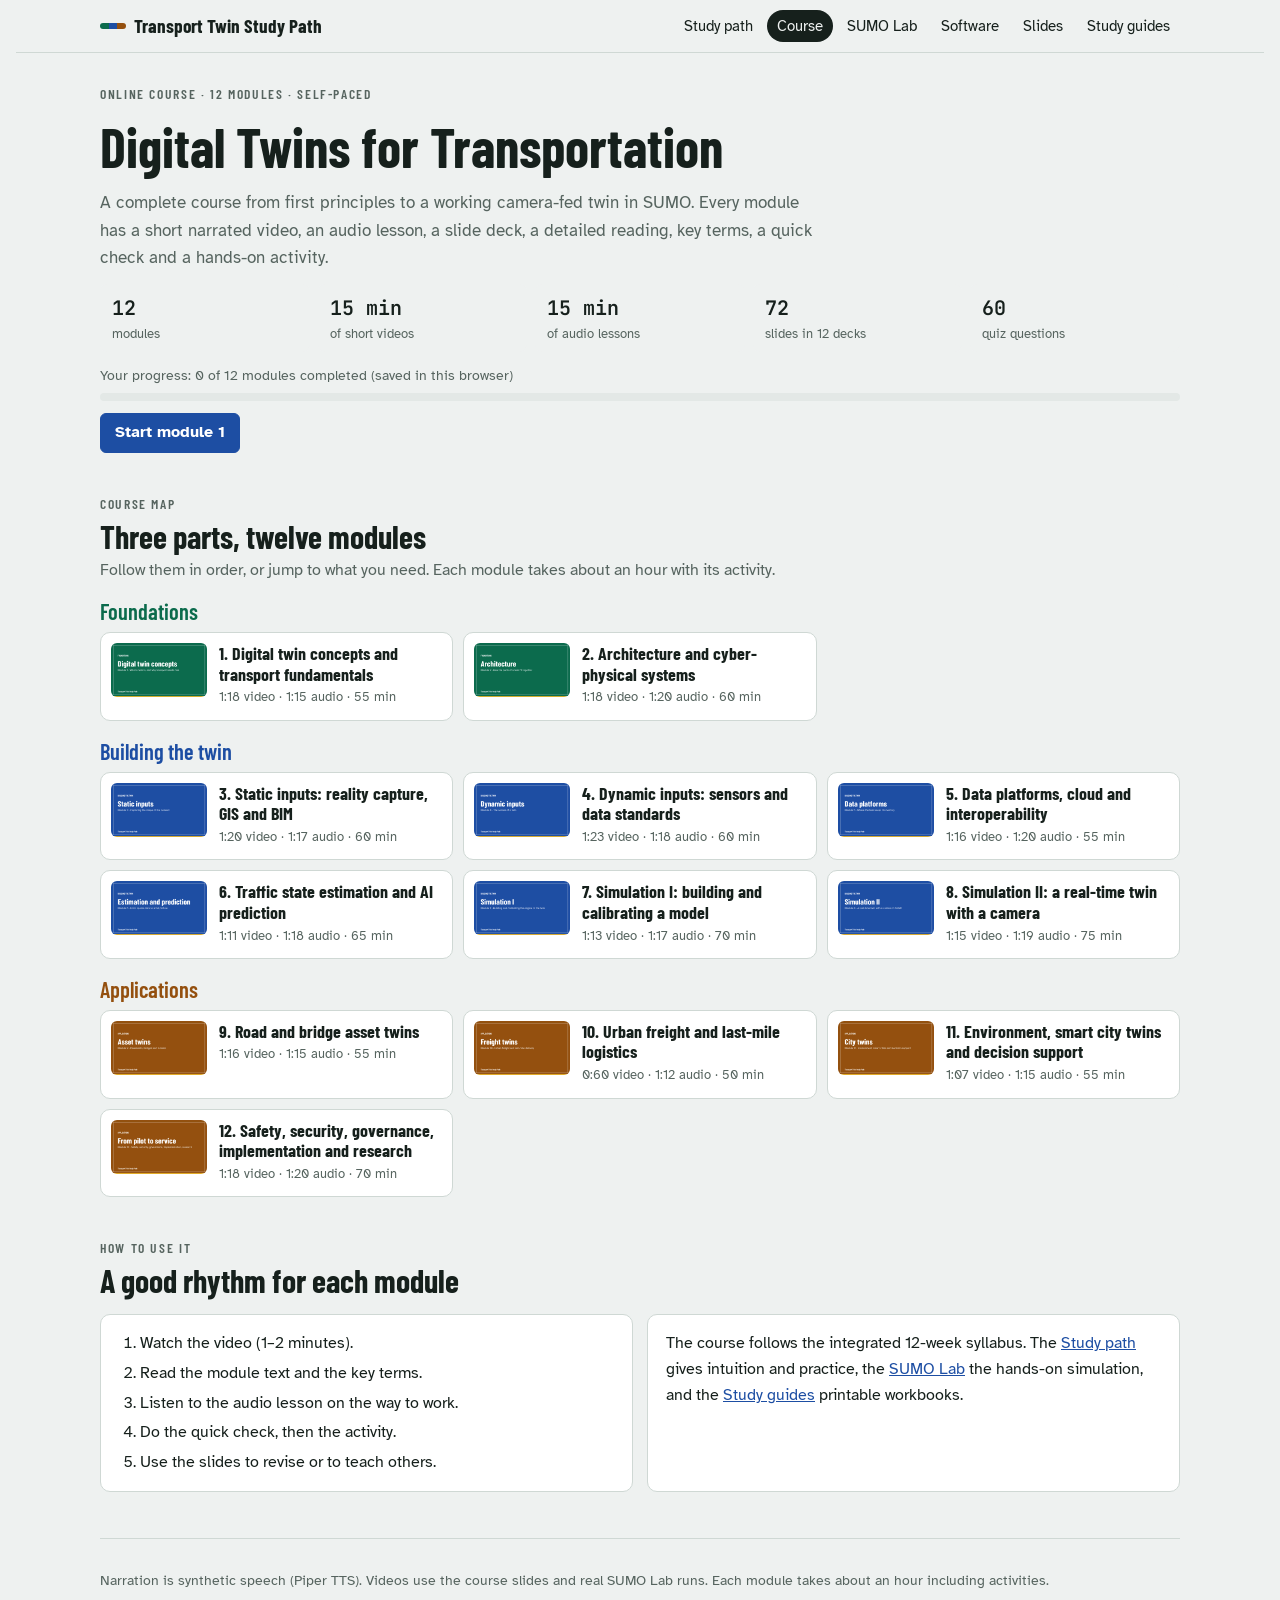
<file: course.html>
<!doctype html>
<html lang="en">
<head>
<meta charset="utf-8">
<meta name="viewport" content="width=device-width, initial-scale=1, viewport-fit=cover">
<title>Course · Digital Twins for Transportation</title>
<meta name="description" content="A 12-module online course on digital twins for transportation with short narrated videos, audio lessons, slide decks, detailed readings, quizzes and hands-on SUMO activities.">
<link rel="preconnect" href="https://fonts.googleapis.com">
<link rel="preconnect" href="https://fonts.gstatic.com" crossorigin>
<link rel="stylesheet" href="https://fonts.googleapis.com/css2?family=Barlow+Condensed:wght@500;600;700&family=Atkinson+Hyperlegible:ital,wght@0,400;0,700;1,400&family=JetBrains+Mono:wght@400;600&display=swap">
<link rel="stylesheet" href="site.css">
<style>
.kpis{display:grid;grid-template-columns:repeat(auto-fit,minmax(130px,1fr));gap:8px}
.progress{height:8px;background:var(--sunk);border-radius:4px;overflow:hidden}
.progress i{display:block;height:100%;background:var(--good);width:0}
.parts{display:grid;gap:18px}
.part h3{margin-bottom:8px}
.mods{display:grid;grid-template-columns:repeat(auto-fill,minmax(min(100%,300px),1fr));gap:10px}
.mod{display:grid;grid-template-columns:96px 1fr;gap:12px;align-items:start;text-align:left;border:1px solid var(--line);background:var(--surface);border-radius:10px;padding:10px;text-decoration:none;color:var(--ink)}
.mod:hover{border-color:var(--pc)}
.mod img{width:96px;aspect-ratio:16/9;object-fit:cover;border-radius:6px;display:block;background:var(--sunk)}
.mod b{font-family:var(--f-display);font-size:1.12rem;line-height:1.15;display:block}
.mod span{font-size:.82rem;color:var(--muted)}
.mod .done{color:var(--good);font-weight:700}
/* module view */
.mhead{display:grid;gap:8px;border-left:8px solid var(--pc);padding-left:16px}
.mhead h1{font-size:clamp(2rem,5vw,3rem)}
.goals{margin:0;padding-left:1.2em;display:grid;gap:3px}
.tabs{display:flex;flex-wrap:wrap;gap:6px;position:sticky;top:calc(env(safe-area-inset-top,0px) + 52px);z-index:4;background:var(--bg);padding-block:10px;border-bottom:1px solid var(--line)}
@media (max-width:600px){.tabs{position:static}}
.tabs a{text-decoration:none;color:var(--ink);border:1px solid var(--line);background:var(--surface);border-radius:999px;padding:4px 12px;font-size:.92rem}
.tabs a:hover{border-color:var(--pc)}
.media{display:grid;grid-template-columns:minmax(0,1.6fr) minmax(0,1fr);gap:14px;align-items:start}
@media (max-width:860px){.media{grid-template-columns:1fr}}
video{width:100%;border-radius:10px;background:#000;display:block;aspect-ratio:16/9}
audio{width:100%}
.transcript{max-height:260px;overflow:auto;font-size:.94rem;background:var(--bg);border-radius:8px;padding:10px 14px;white-space:pre-line}
.viewer{display:grid;gap:8px}
.viewer img{width:100%;border-radius:10px;border:1px solid var(--line);display:block;aspect-ratio:16/9;background:var(--sunk)}
.vctl{display:flex;flex-wrap:wrap;gap:8px;align-items:center}
.vctl .count{font-family:var(--f-mono);color:var(--muted);margin-left:auto;font-variant-numeric:tabular-nums}
.reading{display:grid;gap:12px}
.reading h3{color:var(--pc);margin-top:8px}
.reading p,.reading li{max-width:74ch}
.reading ul,.reading ol{margin:0;padding-left:1.3em;display:grid;gap:4px}
.reading .formula{font-family:var(--f-mono);background:var(--sunk);border-radius:6px;padding:10px 14px;overflow-x:auto}
.reading table{min-width:540px}
.reading .tw{overflow-x:auto;border:1px solid var(--line);border-radius:8px}
dl.terms{display:grid;grid-template-columns:minmax(150px,max-content) 1fr;gap:6px 16px;margin:0}
dl.terms dt{font-weight:700}
dl.terms dd{margin:0}
@media (max-width:560px){dl.terms{grid-template-columns:1fr}dl.terms dd{margin-bottom:6px}}
.qq{background:var(--surface);border:1px solid var(--line);border-radius:10px;padding:14px 16px;display:grid;gap:8px}
.qq .stem{font-weight:700}
.opts{display:grid;gap:6px}
.opt{text-align:left;border:1px solid var(--line);background:var(--bg);border-radius:8px;padding:8px 12px}
.opt:hover:not(:disabled){border-color:var(--pc)}
.opt.right{background:var(--good-soft);border-color:var(--good)}
.opt.wrong{background:var(--bad-soft);border-color:var(--bad)}
.why{font-size:.93rem;border-left:4px solid var(--sign);padding-left:10px}
.pager{display:flex;flex-wrap:wrap;gap:10px;justify-content:space-between;align-items:center;padding-block:24px;border-top:1px solid var(--line);margin-top:24px}
.src{margin:0;padding-left:1.2em;display:grid;gap:4px;font-size:.93rem}
.dl{display:flex;flex-wrap:wrap;gap:8px}
</style>
</head>
<body>
<header class="sitebar"><div class="in">
  <a class="brand" href="index.html"><i></i>Transport Twin Study Path</a>
  <nav aria-label="Site"><a href="index.html">Study path</a><a href="course.html" aria-current="page">Course</a><a href="sumo.html">SUMO Lab</a><a href="software.html">Software</a><a href="slides.html">Slides</a><a href="guides.html">Study guides</a></nav>
</div></header>
<div class="wrap" id="app"><p class="note" style="padding:40px 0">Loading the course…</p></div>
<footer class="site wrap">Narration is synthetic speech (Piper TTS). Videos use the course slides and real SUMO Lab runs. Each module takes about an hour including activities.</footer>
<script>
const $=s=>document.querySelector(s), $$=s=>[...document.querySelectorAll(s)];
const PC={"Foundations":"--l1","Building the twin":"--l2","Applications":"--l3"};
const esc=s=>String(s).replace(/[&<>"]/g,c=>({"&":"&amp;","<":"&lt;",">":"&gt;",'"':"&quot;"}[c]));
const mmss=s=>`${Math.floor(s/60)}:${String(Math.round(s%60)).padStart(2,"0")}`;
let C=[];
const done=()=>{try{return JSON.parse(localStorage.getItem("ttsp-done")||"[]")}catch(e){return []}};
const setDone=(id,v)=>{try{const d=new Set(done());v?d.add(id):d.delete(id);localStorage.setItem("ttsp-done",JSON.stringify([...d]))}catch(e){}};
const mid=m=>"m"+String(m.id).padStart(2,"0");

function home(){
  const d=new Set(done()), vid=C.reduce((a,m)=>a+(m.media?m.media.video_s:0),0), aud=C.reduce((a,m)=>a+(m.media?m.media.audio_s:0),0);
  const parts=[...new Set(C.map(m=>m.part))];
  $("#app").innerHTML=`<section class="hero"><span class="eyebrow">Online course · 12 modules · self-paced</span><h1>Digital Twins for Transportation</h1>
  <p class="lede">A complete course from first principles to a working camera-fed twin in SUMO. Every module has a short narrated video, an audio lesson, a slide deck, a detailed reading, key terms, a quick check and a hands-on activity.</p>
  <div class="kpis"><div class="stat"><div class="v">12</div><div class="k">modules</div></div><div class="stat"><div class="v">${Math.round(vid/60)} min</div><div class="k">of short videos</div></div><div class="stat"><div class="v">${Math.round(aud/60)} min</div><div class="k">of audio lessons</div></div><div class="stat"><div class="v">${C.reduce((a,m)=>a+m.slides.length,0)}</div><div class="k">slides in 12 decks</div></div><div class="stat"><div class="v">${C.length*5}</div><div class="k">quiz questions</div></div></div>
  <div style="display:grid;gap:6px"><span class="note">Your progress: ${d.size} of ${C.length} modules completed (saved in this browser)</span><div class="progress"><i style="width:${100*d.size/C.length}%"></i></div></div>
  <div><a class="btn" href="#m${(C.find(m=>!d.has(m.id))||C[0]).id}">${d.size?"Continue":"Start module 1"}</a></div></section>
  <section class="blk"><div class="blk-head"><span class="eyebrow">Course map</span><h2>Three parts, twelve modules</h2><p>Follow them in order, or jump to what you need. Each module takes about an hour with its activity.</p></div>
  <div class="parts">${parts.map(p=>`<div class="part"><h3 style="color:var(${PC[p]})">${p}</h3><div class="mods">${C.filter(m=>m.part===p).map(m=>`<a class="mod" href="#m${m.id}" style="--pc:var(${PC[m.part]})"><img src="course/${mid(m)}/poster.jpg" alt="" loading="lazy"><div><b>${m.id}. ${esc(m.title)}</b><span>${m.media?mmss(m.media.video_s)+" video · "+mmss(m.media.audio_s)+" audio · ":""}${m.minutes} min ${d.has(m.id)?'· <span class="done">✓ done</span>':""}</span></div></a>`).join("")}</div></div>`).join("")}</div></section>
  <section class="blk"><div class="blk-head"><span class="eyebrow">How to use it</span><h2>A good rhythm for each module</h2></div>
  <div class="grid2"><div class="panel"><ol><li>Watch the video (1–2 minutes).</li><li>Read the module text and the key terms.</li><li>Listen to the audio lesson on the way to work.</li><li>Do the quick check, then the activity.</li><li>Use the slides to revise or to teach others.</li></ol></div>
  <div class="panel"><p>The course follows the integrated 12-week syllabus. The <a href="index.html">Study path</a> gives intuition and practice, the <a href="sumo.html">SUMO Lab</a> the hands-on simulation, and the <a href="guides.html">Study guides</a> printable workbooks.</p></div></div></section>`;
  document.title="Course · Digital Twins for Transportation";
  window.scrollTo(0,0);
}

function shuffleQ(q,qi){let seed=(qi+3)*7919+q[0].length*104729;const r=()=>(seed=(seed*16807)%2147483647)/2147483647;
  const o=q[1].map((_,i)=>i);for(let k=o.length-1;k>0;k--){const j=Math.floor(r()*(k+1));[o[k],o[j]]=[o[j],o[k]]}return [q[0],o.map(i=>q[1][i]),o.indexOf(q[2]),q[3]];}

function module(id){
  const i=C.findIndex(m=>m.id===id); const m=C[i]; if(!m){home();return;}
  const p=`course/${mid(m)}`, pc=PC[m.part], md=m.media||{slides:[]}, isDone=new Set(done()).has(m.id);
  const reading=m.reading.replace(/<table>/g,'<div class="tw"><table>').replace(/<\/table>/g,"</table></div>");
  $("#app").innerHTML=`<div style="--pc:var(${pc});display:grid;gap:4px">
  <section class="hero"><a href="#" class="note">← All modules</a><div class="mhead"><span class="eyebrow">${m.part} · Module ${m.id} of ${C.length} · about ${m.minutes} min</span><h1>${esc(m.title)}</h1>
   <div><span class="eyebrow">You will be able to</span><ul class="goals">${m.goals.map(g=>`<li>${esc(g)}</li>`).join("")}</ul></div></div></section>
  <nav class="tabs" aria-label="Module sections"><a href="#m${m.id}" data-s="watch">Watch</a><a href="#m${m.id}" data-s="listen">Listen</a><a href="#m${m.id}" data-s="slides">Slides</a><a href="#m${m.id}" data-s="read">Read</a><a href="#m${m.id}" data-s="terms">Key terms</a><a href="#m${m.id}" data-s="check">Quick check</a><a href="#m${m.id}" data-s="practice">Practice</a></nav>
  <section class="blk" id="watch"><div class="blk-head"><span class="eyebrow">Watch · ${md.video_s?mmss(md.video_s):""}</span><h2>Video</h2></div>
   <div class="media"><video controls preload="metadata" poster="${p}/poster.jpg"><source src="${p}/video.mp4" type="video/mp4"><track kind="captions" src="${p}/captions.vtt" srclang="en" label="English" default></video>
   <div class="panel"><h3>In this video</h3><ol>${m.slides.map(s=>`<li>${esc(s.t)}</li>`).join("")}</ol><p class="note">Captions are on by default; use the CC button to hide them.</p></div></div></section>
  <section class="blk" id="listen"><div class="blk-head"><span class="eyebrow">Listen · ${md.audio_s?mmss(md.audio_s):""}</span><h2>Audio lesson: ${esc(m.audio.title)}</h2><p>A short spoken lesson that looks at the module from a different angle. Good for a commute.</p></div>
   <div class="panel"><audio controls preload="none" src="${p}/audio.mp3"></audio><details><summary>Transcript</summary><div class="transcript">${esc(m.audio.script)}</div></details></div></section>
  <section class="blk" id="slides"><div class="blk-head"><span class="eyebrow">Present</span><h2>Slide deck</h2><p>Use the arrows or your keyboard. Speaker notes are the video narration.</p></div>
   <div class="viewer panel"><img id="simg" alt="Slide"><div class="vctl"><button class="btn ghost" id="sprev">Previous</button><button class="btn" id="snext">Next</button><a class="btn ghost" href="${p}/slides.pdf" download>Download PDF</a><span class="count" id="scount"></span></div><p class="note" id="snotes"></p></div></section>
  <section class="blk" id="read"><div class="blk-head"><span class="eyebrow">Read</span><h2>Module notes</h2></div><article class="panel reading">${reading}</article></section>
  <section class="blk" id="terms"><div class="blk-head"><span class="eyebrow">Key terms</span><h2>Words to know</h2></div><div class="panel"><dl class="terms">${m.terms.map(t=>`<dt>${esc(t[0])}</dt><dd>${esc(t[1])}</dd>`).join("")}</dl></div></section>
  <section class="blk" id="check"><div class="blk-head"><span class="eyebrow">Quick check</span><h2>Five questions</h2><p class="score" id="qs"></p></div><div style="display:grid;gap:10px" id="qz"></div></section>
  <section class="blk" id="practice"><div class="blk-head"><span class="eyebrow">Practice</span><h2>${esc(m.activity.title)}</h2></div>
   <div class="panel"><p>${esc(m.activity.text)}</p><p><a class="btn" href="${m.activity.link}" ${m.activity.link.startsWith("http")?'target="_blank" rel="noopener"':""}>${esc(m.activity.label)}</a></p></div>
   <div class="panel"><h3>Sources and further reading</h3><ul class="src">${m.sources.map(s=>`<li><a href="${s[1]}" target="_blank" rel="noopener">${esc(s[0])}</a></li>`).join("")}</ul>
   <div class="dl"><a class="btn ghost" href="${p}/video.mp4" download>Download video</a><a class="btn ghost" href="${p}/audio.mp3" download>Download audio</a><a class="btn ghost" href="${p}/slides.pdf" download>Download slides</a></div></div></section>
  <div class="pager">${i>0?`<a class="btn ghost" href="#m${C[i-1].id}">← Module ${C[i-1].id}</a>`:"<span></span>"}
   <button class="btn ${isDone?"ghost":""}" id="mark">${isDone?"✓ Completed (undo)":"Mark module complete"}</button>
   ${i<C.length-1?`<a class="btn" href="#m${C[i+1].id}">Module ${C[i+1].id} →</a>`:`<a class="btn" href="#">Back to course map</a>`}</div></div>`;
  document.title=`Module ${m.id}: ${m.title} · Course`;
  // tabs scroll
  $$(".tabs a").forEach(a=>a.onclick=e=>{e.preventDefault();document.getElementById(a.dataset.s).scrollIntoView({behavior:"smooth"})});
  // slides
  let k=0; const S=md.slides||[];
  const show=()=>{ if(!S.length)return; $("#simg").src=S[k].img; $("#simg").alt=`Slide ${k+1}: ${S[k].title}`; $("#scount").textContent=`${k+1} / ${S.length}`; $("#snotes").textContent=S[k].notes; $("#sprev").disabled=k===0; $("#snext").disabled=k===S.length-1; };
  $("#sprev").onclick=()=>{k=Math.max(0,k-1);show()}; $("#snext").onclick=()=>{k=Math.min(S.length-1,k+1);show()};
  document.onkeydown=e=>{ if(e.target.closest("input,textarea,video,audio"))return; const r=$("#slides").getBoundingClientRect(); if(r.bottom<0||r.top>innerHeight)return;
    if(e.key==="ArrowRight"){k=Math.min(S.length-1,k+1);show()} if(e.key==="ArrowLeft"){k=Math.max(0,k-1);show()} };
  show();
  // quiz
  const Q=m.quiz.map(shuffleQ); let ans=0,right=0; const sc=()=>$("#qs").textContent=`Score ${right} / ${ans} answered`;
  $("#qz").innerHTML=Q.map((q,qi)=>`<div class="qq" data-q="${qi}"><p class="stem">${qi+1}. ${esc(q[0])}</p><div class="opts">${q[1].map((o,oi)=>`<button class="opt" data-o="${oi}">${esc(o)}</button>`).join("")}</div><p class="why" hidden></p></div>`).join("");
  $$(".qq").forEach(box=>{const q=Q[+box.dataset.q]; box.querySelectorAll(".opt").forEach(b=>b.onclick=()=>{const o=+b.dataset.o; ans++; if(o===q[2])right++;
    box.querySelectorAll(".opt").forEach(x=>{x.disabled=true; if(+x.dataset.o===q[2])x.classList.add("right")}); if(o!==q[2])b.classList.add("wrong");
    const w=box.querySelector(".why"); w.hidden=false; w.innerHTML=`<b>${o===q[2]?"Correct.":"Not quite."}</b> ${esc(q[3])}`; sc();
    if(ans===Q.length&&right>=4&&!new Set(done()).has(m.id)){setDone(m.id,true); $("#mark").textContent="✓ Completed (undo)"; $("#mark").classList.add("ghost");}})}); sc();
  $("#mark").onclick=()=>{const now=!new Set(done()).has(m.id); setDone(m.id,now); $("#mark").textContent=now?"✓ Completed (undo)":"Mark module complete"; $("#mark").classList.toggle("ghost",now);};
  window.scrollTo(0,0);
}

function route(){const h=(location.hash||"").slice(1); const n=/^m(\d+)$/.exec(h); n?module(+n[1]):home();}
fetch("course/course.json").then(r=>r.json()).then(d=>{C=d;route();window.addEventListener("hashchange",route);}).catch(()=>{$("#app").innerHTML='<p class="note" style="padding:40px 0">Could not load the course. Open this page from the website.</p>';});
</script>
</body>
</html>
</file>
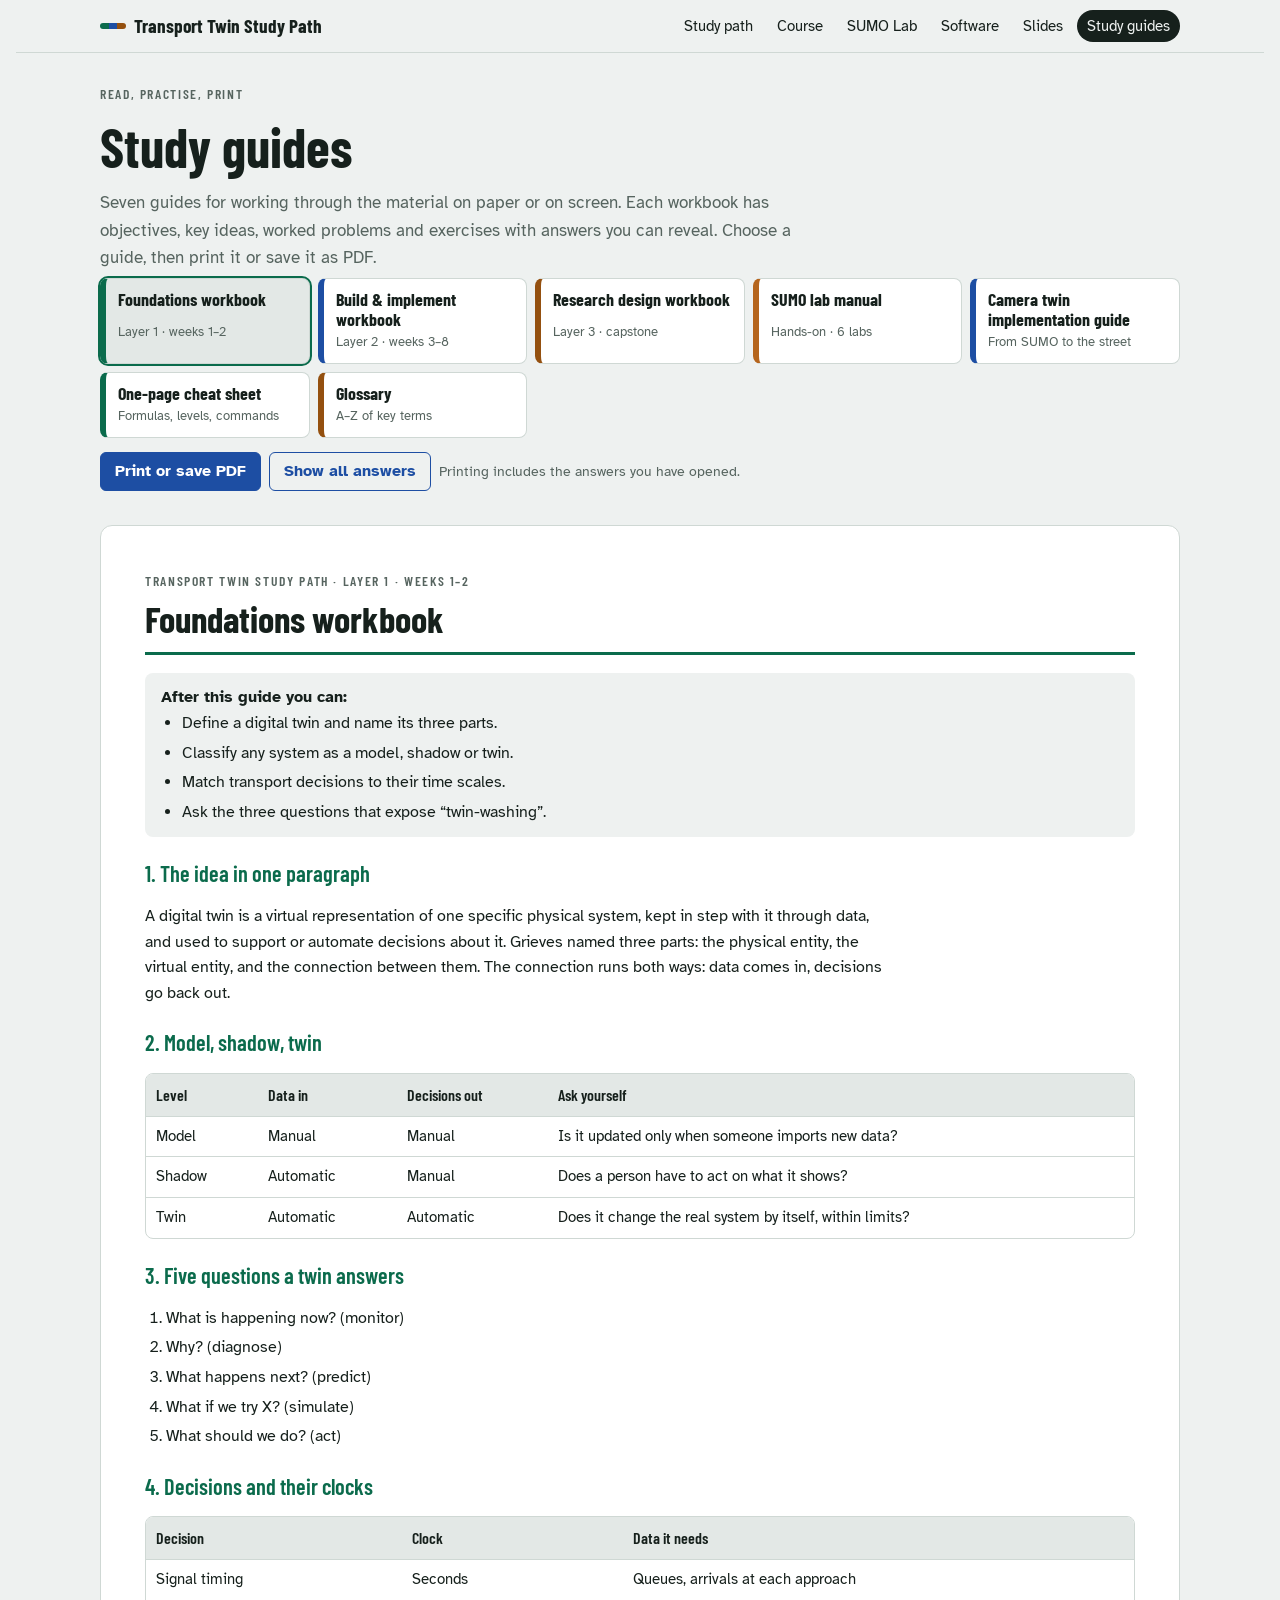
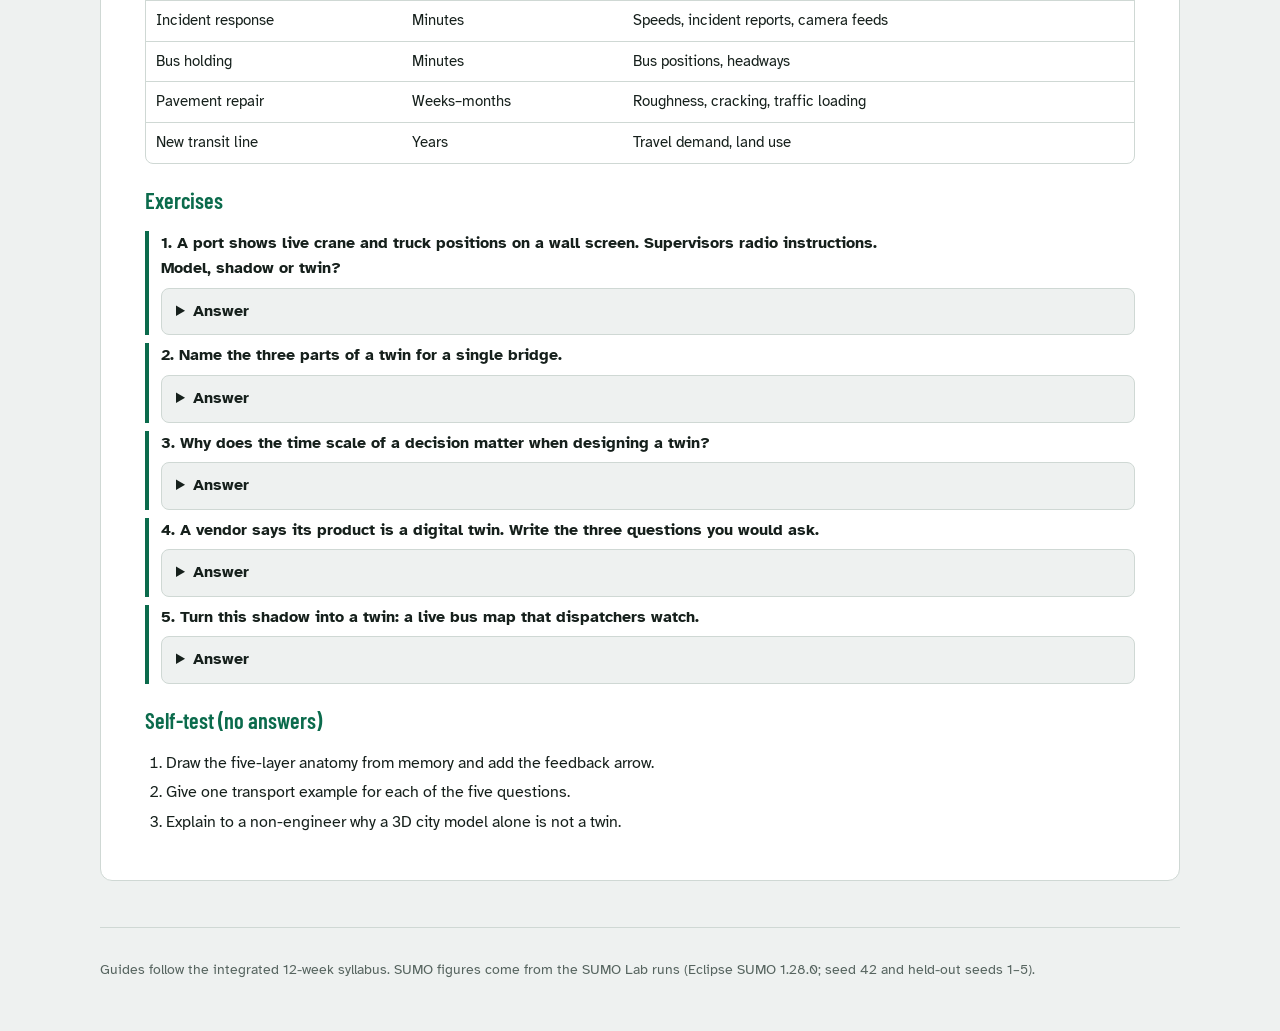
<file: guides.html>
<!doctype html>
<html lang="en">
<head>
<meta charset="utf-8">
<meta name="viewport" content="width=device-width, initial-scale=1, viewport-fit=cover">
<title>Study guides · Transport Twin Study Path</title>
<meta name="description" content="Printable study guides and workbooks on digital twins for transportation, including a SUMO lab manual, a camera twin implementation guide and a one-page cheat sheet.">
<link rel="preconnect" href="https://fonts.googleapis.com">
<link rel="preconnect" href="https://fonts.gstatic.com" crossorigin>
<link rel="stylesheet" href="https://fonts.googleapis.com/css2?family=Barlow+Condensed:wght@500;600;700&family=Atkinson+Hyperlegible:ital,wght@0,400;0,700;1,400&family=JetBrains+Mono:wght@400;600&display=swap">
<link rel="stylesheet" href="site.css">
<style>
.shelf{display:grid;grid-template-columns:repeat(auto-fit,minmax(min(100%,200px),1fr));gap:8px}
.shelf button{text-align:left;border:1px solid var(--line);background:var(--surface);border-radius:8px;padding:10px 12px;display:grid;gap:2px;border-left:6px solid var(--c)}
.shelf button b{font-family:var(--f-display);font-size:1.12rem;line-height:1.15}
.shelf button span{font-size:.82rem;color:var(--muted)}
.shelf button[aria-pressed="true"]{background:var(--sunk);outline:2px solid var(--c)}
.doc{background:var(--surface);border:1px solid var(--line);border-radius:12px;padding:clamp(18px,4vw,44px);display:grid;gap:18px;min-width:0}
.doc header{display:grid;gap:6px;border-bottom:3px solid var(--c);padding-bottom:14px}
.doc h2{font-size:2.3rem}
.doc h3{color:var(--c);margin-top:6px}
.doc p,.doc li{max-width:74ch}
.doc ul,.doc ol{margin:0;padding-left:1.3em;display:grid;gap:4px}
.doc .obj{background:var(--bg);border-radius:8px;padding:12px 16px}
.doc .formula{font-family:var(--f-mono);background:var(--sunk);border-radius:6px;padding:10px 14px;overflow-x:auto}
.doc details{border:1px solid var(--line);border-radius:8px;padding:10px 14px;background:var(--bg)}
.doc details summary{cursor:pointer;font-weight:700}
.doc details[open] summary{margin-bottom:6px}
.doc .ex{display:grid;gap:8px}
.doc .ex > div{border-left:4px solid var(--c);padding-left:12px;display:grid;gap:6px}
.doc .write{border-bottom:1px dashed var(--muted);min-height:1.6em}
.doc .two{display:grid;grid-template-columns:repeat(auto-fit,minmax(min(100%,300px),1fr));gap:12px}
.doc .card{border:1px solid var(--line);border-radius:8px;padding:12px 14px;display:grid;gap:6px;align-content:start}
.doc .card h4{color:var(--c)}
.doc .check li{list-style:none;margin-left:-1.2em}
.doc .check li::before{content:"☐  ";font-family:var(--f-mono)}
.doc dl{display:grid;grid-template-columns:minmax(140px,max-content) 1fr;gap:6px 16px;margin:0}
.doc dt{font-weight:700}
.doc dd{margin:0}
@media (max-width:560px){.doc dl{grid-template-columns:1fr}.doc dd{margin-bottom:6px}}
.tools{display:flex;gap:8px;flex-wrap:wrap;align-items:center}
@media print{
  body{padding:0;background:#fff}
  .sitebar,.hero,.shelf,.tools,footer{display:none!important}
  .doc{border:0;padding:0}
  .doc details{border:0;padding:0}
  .doc details > summary{list-style:none}
  .doc h3{break-after:avoid}
  .doc .card,.doc .ex > div,table{break-inside:avoid}
}
</style>
</head>
<body>
<header class="sitebar"><div class="in">
  <a class="brand" href="index.html"><i></i>Transport Twin Study Path</a>
  <nav aria-label="Site"><a href="index.html">Study path</a><a href="course.html">Course</a><a href="sumo.html">SUMO Lab</a><a href="software.html">Software</a><a href="slides.html">Slides</a><a href="guides.html" aria-current="page">Study guides</a></nav>
</div></header>
<div class="wrap">
<section class="hero">
  <span class="eyebrow">Read, practise, print</span>
  <h1>Study guides</h1>
  <p class="lede">Seven guides for working through the material on paper or on screen. Each workbook has objectives, key ideas, worked problems and exercises with answers you can reveal. Choose a guide, then print it or save it as PDF.</p>
</section>
<div class="shelf" id="shelf"></div>
<div class="tools" style="margin-top:14px"><button class="btn" id="print">Print or save PDF</button><button class="btn ghost" id="reveal">Show all answers</button><span class="note">Printing includes the answers you have opened.</span></div>
<section class="blk"><article class="doc" id="doc"></article></section>
<footer class="site">Guides follow the integrated 12-week syllabus. SUMO figures come from the SUMO Lab runs (Eclipse SUMO 1.28.0; seed 42 and held-out seeds 1–5).</footer>
</div>
<script>
const ans=(q,a)=>`<div><p><b>${q}</b></p><details><summary>Answer</summary><p>${a}</p></details></div>`;
const G={
g1:{t:"Foundations workbook",s:"Layer 1 · weeks 1–2",c:"--l1",h:`
<div class="obj"><b>After this guide you can:</b><ul><li>Define a digital twin and name its three parts.</li><li>Classify any system as a model, shadow or twin.</li><li>Match transport decisions to their time scales.</li><li>Ask the three questions that expose “twin-washing”.</li></ul></div>
<h3>1. The idea in one paragraph</h3><p>A digital twin is a virtual representation of one specific physical system, kept in step with it through data, and used to support or automate decisions about it. Grieves named three parts: the physical entity, the virtual entity, and the connection between them. The connection runs both ways: data comes in, decisions go back out.</p>
<h3>2. Model, shadow, twin</h3><div class="tbl"><table><thead><tr><th>Level</th><th>Data in</th><th>Decisions out</th><th>Ask yourself</th></tr></thead><tbody><tr><td>Model</td><td>Manual</td><td>Manual</td><td>Is it updated only when someone imports new data?</td></tr><tr><td>Shadow</td><td>Automatic</td><td>Manual</td><td>Does a person have to act on what it shows?</td></tr><tr><td>Twin</td><td>Automatic</td><td>Automatic</td><td>Does it change the real system by itself, within limits?</td></tr></tbody></table></div>
<h3>3. Five questions a twin answers</h3><ol><li>What is happening now? (monitor)</li><li>Why? (diagnose)</li><li>What happens next? (predict)</li><li>What if we try X? (simulate)</li><li>What should we do? (act)</li></ol>
<h3>4. Decisions and their clocks</h3><div class="tbl"><table><thead><tr><th>Decision</th><th>Clock</th><th>Data it needs</th></tr></thead><tbody><tr><td>Signal timing</td><td>Seconds</td><td>Queues, arrivals at each approach</td></tr><tr><td>Incident response</td><td>Minutes</td><td>Speeds, incident reports, camera feeds</td></tr><tr><td>Bus holding</td><td>Minutes</td><td>Bus positions, headways</td></tr><tr><td>Pavement repair</td><td>Weeks–months</td><td>Roughness, cracking, traffic loading</td></tr><tr><td>New transit line</td><td>Years</td><td>Travel demand, land use</td></tr></tbody></table></div>
<h3>Exercises</h3><div class="ex">
${ans("1. A port shows live crane and truck positions on a wall screen. Supervisors radio instructions. Model, shadow or twin?","Shadow. Data flows in automatically; decisions go back by people.")}
${ans("2. Name the three parts of a twin for a single bridge.","The physical bridge; a virtual model of it (geometry, materials, condition, loads); and the connection: sensor data in (strain, vibration, inspections) and decisions out (load limits, repair orders).")}
${ans("3. Why does the time scale of a decision matter when designing a twin?","It sets the update rate, the model detail and the latency you can accept. A signal twin needs data every second; a pavement twin can update weekly.")}
${ans("4. A vendor says its product is a digital twin. Write the three questions you would ask.","Which data flows in automatically and how often? Which decision does it change, and who or what acts on it? How is its accuracy measured against reality?")}
${ans("5. Turn this shadow into a twin: a live bus map that dispatchers watch.","Add prediction of bunching and an automatic or one-click instruction to drivers (hold or skip), then measure the effect on headways. The loop closes when decisions go back to buses without manual relaying.")}
</div>
<h3>Self-test (no answers)</h3><ol><li>Draw the five-layer anatomy from memory and add the feedback arrow.</li><li>Give one transport example for each of the five questions.</li><li>Explain to a non-engineer why a 3D city model alone is not a twin.</li></ol>`},
g2:{t:"Build & implement workbook",s:"Layer 2 · weeks 3–8",c:"--l2",h:`
<div class="obj"><b>After this guide you can:</b><ul><li>Choose data sources and standards for a twin.</li><li>Use q = k × v and the Greenshields model to estimate capacity.</li><li>Choose a simulation level and explain TraCI.</li><li>Calibrate and validate with GEH.</li><li>Plan a seven-step rollout.</li></ul></div>
<h3>1. Formulas you must know</h3>
<div class="formula">q = k × v<br>Greenshields: v = v<sub>f</sub>(1 − k/k<sub>j</sub>)   q<sub>max</sub> = v<sub>f</sub>·k<sub>j</sub>/4 at k<sub>c</sub> = k<sub>j</sub>/2<br>GEH = √( 2(M − C)² / (M + C) )   target: GEH &lt; 5 on ≥ 85% of links</div>
<h3>2. Worked problems</h3><div class="ex">
<div><p><b>Capacity.</b> A lane has v<sub>f</sub> = 90 km/h and k<sub>j</sub> = 100 veh/km.</p><p>k<sub>c</sub> = 50 veh/km; speed at capacity = 45 km/h; q<sub>max</sub> = 90 × 100 / 4 = <b>2,250 veh/h</b>.</p></div>
<div><p><b>GEH.</b> Model 450 veh/h, count 520 veh/h.</p><p>GEH = √(2 × 70² / 970) = √10.1 ≈ <b>3.2</b>: passes.</p></div>
<div><p><b>Latency budget.</b> A signal twin must decide within 2 s. Camera processing takes 0.4 s, network 0.2 s, state update 0.3 s, look-ahead simulation 1.5 s.</p><p>Total 2.4 s: too slow. Shorten the look-ahead (fewer candidates or a surrogate model) or run it continuously ahead of time.</p></div></div>
<h3>3. Choosing a simulation level</h3><div class="tbl"><table><thead><tr><th>If the decision is about…</th><th>Use</th><th>Example tool</th></tr></thead><tbody><tr><td>Lane changes, signals, ramps</td><td>Microscopic</td><td>SUMO, Vissim</td></tr><tr><td>Route choice across a city</td><td>Mesoscopic</td><td>Aimsun meso, MATSim</td></tr><tr><td>Regional strategy, fast forecasts</td><td>Macroscopic</td><td>Visum, cell transmission</td></tr><tr><td>Automated vehicle sensors</td><td>Vehicle level</td><td>CARLA + SUMO</td></tr></tbody></table></div>
<h3>4. Standards picker</h3><ul><li>Transit schedules and live data: GTFS, GTFS-Realtime, SIRI, NeTEx</li><li>Road traffic exchange: DATEX II</li><li>Signal controllers: NTCIP 1202</li><li>Smart city data: NGSI-LD (FIWARE)</li><li>3D and assets: CityGML, IFC 4.3, OpenDRIVE</li></ul>
<h3>Exercises</h3><div class="ex">
${ans("1. v<sub>f</sub> = 110 km/h, k<sub>j</sub> = 70 veh/km. Find capacity and critical density.","k<sub>c</sub> = 35 veh/km; q<sub>max</sub> = 110 × 70 / 4 = 1,925 veh/h per lane.")}
${ans("2. Model 1,800 veh/h, count 1,500 veh/h. GEH? Pass or fail?","√(2 × 300² / 3,300) = √54.5 ≈ 7.4. Fails; check demand or network coding on that link.")}
${ans("3. Why validate on days not used for calibration?","A model always fits the data it was tuned on. Only unseen data shows whether it predicts.")}
${ans("4. Which data source would you add to loops to estimate queues at a junction, and why?","Video with computer vision (or radar): loops see one point, while a camera sees the whole queue. Fusing both covers each other's blind spots.")}
${ans("5. Put these in order: close the loop; data audit; shadow first; use case; human in the loop; model and validate; scale.","Use case → data audit → shadow first → model and validate → human in the loop → close the loop → scale.")}
</div>`},
g3:{t:"Research design workbook",s:"Layer 3 · capstone",c:"--l3",h:`
<div class="obj"><b>After this guide you can:</b><ul><li>Place a study on the maturity ladder.</li><li>Pick a gap and justify it from the literature.</li><li>Write a research question, design and evaluation plan.</li><li>Name the main threats to validity.</li></ul></div>
<h3>1. The ten gaps</h3><div class="two">
<div class="card"><h4>Technical</h4><ol><li value="1">Closing the loop</li><li value="2">Data fusion and quality</li><li value="3">Interoperability and federation</li><li value="4">Whole-lifecycle twins</li><li value="8">Scale and real-time computation</li></ol></div>
<div class="card"><h4>Human, trust and organisation</h4><ol><li value="5">Human behaviour and vulnerable road users</li><li value="6">Fidelity, uncertainty and trust</li><li value="7">Security, privacy, connectivity</li><li value="9">Organisation, skills, business models</li><li value="10">Under-studied modes such as buses</li></ol></div></div>
<h3>2. Research question formula</h3><div class="formula">To what extent does [twin feature] change [measure] for [decision] on [system], compared with [baseline]?</div><p>Example: To what extent does feeding the twin camera data instead of loop data change time loss for signal timing on a three-junction corridor, compared with actuated control?</p>
<h3>3. Evaluation plan template</h3><div class="tbl"><table><thead><tr><th>Dimension</th><th>Your measure</th><th>Target or baseline</th></tr></thead><tbody><tr><td>Fidelity</td><td class="write"></td><td class="write"></td></tr><tr><td>Timeliness</td><td class="write"></td><td class="write"></td></tr><tr><td>Decision value</td><td class="write"></td><td class="write"></td></tr><tr><td>Safety</td><td class="write"></td><td class="write"></td></tr><tr><td>Robustness</td><td class="write"></td><td class="write"></td></tr><tr><td>Acceptance</td><td class="write"></td><td class="write"></td></tr></tbody></table></div>
<h3>4. Threats to validity checklist</h3><ul class="check"><li>Is the model calibrated and validated on different data?</li><li>Did you use several random seeds and report the spread?</li><li>Could demand, weather or events explain a before–after change?</li><li>Are results specific to one site? Say so.</li><li>Did you classify other studies by data flow, not by their label?</li></ul>
<h3>Exercises</h3><div class="ex">
${ans("1. A paper describes a 3D city model updated monthly from surveys and calls it a twin. Which rung?","Rung 1, a digital model: no automatic data flow in either direction.")}
${ans("2. In the SUMO Lab, a twin tuned on one seed lost 28.0 s per trip on that seed but 48.7 s on five new seeds, against 35.0 s for actuated control. Which gap and which lesson?","Gap 6, fidelity, uncertainty and trust. The lesson is overfitting: tune on training seeds or days, then report results on held-out ones.")}
${ans("3. Write a research question about gap 1 for a metro line.","To what extent does automatic dwell-time control by a twin improve headway regularity on a metro line, compared with the same twin advising controllers manually?")}
${ans("4. Name a threat to validity for a single-seed simulation result, and a fix.","Random variation may favour one controller. Run several seeds and report the mean and range; the SUMO Lab does this for five seeds.")}
</div>`},
g4:{t:"SUMO lab manual",s:"Hands-on · 6 labs",c:"--c-cam",h:`
<div class="obj"><b>After these labs you can:</b><ul><li>Build a SUMO network from plain XML.</li><li>Generate demand and place detectors.</li><li>Drive SUMO from Python with TraCI.</li><li>Run a twin controller and a camera-fed twin.</li><li>Calibrate with GEH and compare controllers fairly.</li></ul><p class="note">Files: github.com/smrahmanbd/transport-twin-study/tree/main/sumo</p></div>
<h3>Lab 0 · Set up (15 min)</h3><div class="formula">pip install eclipse-sumo traci sumolib rtree<br>python -c "import sumo; print(sumo.SUMO_HOME)"</div><p>Set the environment variable SUMO_HOME to the printed path. Check with <code>sumo --version</code>.</p>
<h3>Lab 1 · Network (20 min)</h3><ol><li>Open <code>corridor.nod.xml</code> and <code>corridor.edg.xml</code>. Sketch the corridor on paper.</li><li>Run netconvert for the fixed and actuated networks (commands in README).</li><li>Open <code>corridor_fixed.net.xml</code> in netedit and find the signal programme at J2.</li></ol><p><b>Check:</b> J2 has 4 phases: main green 42 s, yellow 3 s, side green 42 s, yellow 3 s.</p>
<h3>Lab 2 · Demand and sensors (20 min)</h3><ol><li>Run <code>make_routes.py</code>, <code>make_detectors.py</code> and <code>camera_sensor.py</code>.</li><li>Open <code>corridor.sumocfg</code> in sumo-gui and run it. Find the cameras (yellow) and the E2 detectors.</li></ol><p><b>Check:</b> 18 approach lanes have detectors.</p>
<h3>Lab 3 · Baselines (20 min)</h3><div class="formula">python run_scenario.py --controller fixed --demand medium<br>python run_scenario.py --controller actuated --demand medium</div><p><b>Expected:</b> time loss about 136 s per trip with fixed-time and about 35 s with actuated control.</p>
<h3>Lab 4 · Your first twin (40 min)</h3><ol><li>Read <code>twin_controller.py</code>. Mark the sense, estimate, decide and act parts.</li><li>Run <code>--controller twin</code> with <code>--gui</code> and watch J2 hold green for platoons.</li><li>Change <code>HORIZON</code> to 4 s and 20 s and record time loss and stops.</li></ol><p><b>Expected:</b> about 47 s time loss and 1.4 stops per trip at medium demand with the default 8 s horizon (seed 42). Fewer stops than actuated control, but more delay at this demand.</p>
<h3>Lab 5 · Camera twin (30 min)</h3><ol><li>Read <code>camera_sensor.py</code>. List its five flaws.</li><li>Run <code>--controller twin_camera</code>. Note the detection rate it reports.</li><li>Set <code>p_far=0.95</code> and the noise to 0.3 m; rerun. How do the detection rate and the time loss change?</li></ol>
<h3>Lab 6 · Calibrate and compare fairly (30 min)</h3><ol><li>Run <code>calibrate_geh.py</code>. Record the share of loops under GEH 5 before and after.</li><li>Run <code>multi_seed.py</code> and compare the range across seeds with the differences between controllers.</li></ol>
<h3>Lab report template</h3><ul class="check"><li>Question and hypothesis</li><li>What you changed (one thing per run)</li><li>Results table: time loss, stops, eastbound corridor time, across seeds</li><li>One chart</li><li>What surprised you, and one threat to validity</li></ul>`},
g5:{t:"Camera twin implementation guide",s:"From SUMO to the street",c:"--l2",h:`
<div class="obj"><b>Purpose:</b> a step-by-step checklist for turning the SUMO camera twin into a pilot on a real corridor, with what each step must deliver and how to know it is done.</div>
<div class="tbl"><table><thead><tr><th>#</th><th>Step</th><th>Deliverable</th><th>Done when</th></tr></thead><tbody>
<tr><td>1</td><td>Use case and safety rules</td><td>One-page charter: decision, owner, measures, min/max green, fallback plan</td><td>Signed by the signal owner</td></tr>
<tr><td>2</td><td>Camera siting and survey</td><td>Camera positions, coverage map, ≥ 4 surveyed ground points per camera, privacy assessment</td><td>Every approach covered 80–110 m</td></tr>
<tr><td>3</td><td>Detection and tracking</td><td>Edge computer running a detector (e.g. YOLO) and tracker (e.g. ByteTrack)</td><td>≥ 90% of vehicles detected in a manual count sample</td></tr>
<tr><td>4</td><td>Pixels to lanes</td><td>Homography per camera, lane map matching</td><td>Median position error ≤ 1.5 m on surveyed points</td></tr>
<tr><td>5</td><td>Streaming</td><td>MQTT topics, message schema, clock sync (NTP/PTP)</td><td>End-to-end latency ≤ 1 s, 99.5% message delivery</td></tr>
<tr><td>6</td><td>Twin synchronisation</td><td>SUMO model fed by detections; demand recalibrated every 15 min</td><td>Queue lengths within ±2 vehicles of video review</td></tr>
<tr><td>7</td><td>Decision logic</td><td>Controller with look-ahead tests; logged reasons</td><td>Beats actuated control in calibrated simulation over ≥ 5 seeds</td></tr>
<tr><td>8</td><td>Safety shell and actuation</td><td>Interface to the controller (NTCIP 1202 or vendor API) sending only extend or end-green</td><td>Fallback to normal plan when messages stop, tested</td></tr>
<tr><td>9</td><td>Shadow mode</td><td>2–4 weeks of logged recommendations next to actual signal behaviour</td><td>Operators agree on failure cases and fixes</td></tr>
<tr><td>10</td><td>Closed loop and evaluation</td><td>Control on agreed hours; matched-day comparison</td><td>Delay, stops and safety conflicts reported with uncertainty</td></tr></tbody></table></div>
<h3>Key code fragments</h3>
<p><b>Pixels to road coordinates</b></p><pre class="code">H, _ = cv2.findHomography(np.float32(pixel_pts), np.float32(road_pts))
u, v = (x1 + x2) / 2, y2                      # bottom-centre of the box
p = H @ np.array([u, v, 1.0]); x, y = p[0] / p[2], p[1] / p[2]</pre>
<p><b>Publishing detections</b></p><pre class="code">client.publish("corridor/cameras/J2", json.dumps(
    {"cam": "cam_J2", "t": time.time(), "dets": dets}), qos=1)</pre>
<p><b>Mirroring tracked vehicles in SUMO</b></p><pre class="code">traci.vehicle.moveToXY(f"cam{d['track']}", "", -1, d["x"], d["y"], keepRoute=2)</pre>
<h3>Risks to plan for</h3><div class="two"><div class="card"><h4>Technical</h4><ul><li>Night, rain, glare and dirty lenses lower detection</li><li>Occlusion in long queues (detection fell from 84% to 56% between low and high demand in the SUMO Lab)</li><li>Camera movement after maintenance breaks the homography</li></ul></div><div class="card"><h4>Organisational</h4><ul><li>Who may change signal timings automatically</li><li>Privacy approvals for video processing</li><li>Who maintains the models after the pilot</li></ul></div></div>`},
cheat:{t:"One-page cheat sheet",s:"Formulas, levels, commands",c:"--l1",h:`
<div class="two">
<div class="card"><h4>Levels</h4><p><b>Model</b> manual ⇄ manual · <b>Shadow</b> auto → manual · <b>Twin</b> auto ⇄ auto</p><p>Five questions: now · why · next · what if · act</p></div>
<div class="card"><h4>Traffic flow</h4><p class="mono">q = k·v · q<sub>max</sub> = v<sub>f</sub>k<sub>j</sub>/4 · k<sub>c</sub> = k<sub>j</sub>/2</p><p>Motorway lane capacity ≈ 1,800–2,200 veh/h</p></div>
<div class="card"><h4>Calibration</h4><p class="mono">GEH = √(2(M−C)²/(M+C))</p><p>GEH &lt; 5 on ≥ 85% of links · travel time within 15% on ≥ 85% of routes</p></div>
<div class="card"><h4>Simulation levels</h4><p>Macro: regions · Meso: city · Micro: corridor · Vehicle: AV sensors</p></div>
<div class="card"><h4>Standards</h4><p>GTFS(-RT), SIRI, NeTEx · DATEX II · NTCIP · NGSI-LD · CityGML · IFC 4.3 · OpenDRIVE · SAE J2735</p></div>
<div class="card"><h4>Rollout</h4><p>Use case → audit → shadow → validate → human in loop → close loop → scale</p></div>
<div class="card"><h4>SUMO commands</h4><pre class="code">netconvert -n x.nod.xml -e x.edg.xml -o x.net.xml
sumo-gui -c corridor.sumocfg
python run_scenario.py --controller twin --gui</pre></div>
<div class="card"><h4>TraCI calls</h4><pre class="code">traci.simulationStep()
traci.lanearea.getJamLengthVehicle(det)
traci.vehicle.getPosition(veh)
traci.trafficlight.setPhase(tls, i)
traci.trafficlight.setPhaseDuration(tls, s)</pre></div>
<div class="card"><h4>Evaluate a twin on</h4><p>Fidelity · timeliness · decision value · safety · robustness · acceptance</p></div>
<div class="card"><h4>A research question names</h4><p>The decision + the gap + the evidence</p></div>
</div>`},
gloss:{t:"Glossary",s:"A–Z of key terms",c:"--l3",h:`<dl>
<dt>Actuated control</dt><dd>Signals that extend or end green based on local detector gaps.</dd>
<dt>APC / AVL</dt><dd>Automatic passenger counting / automatic vehicle location on buses.</dd>
<dt>Calibration</dt><dd>Adjusting model inputs and parameters so outputs match observations.</dd>
<dt>Capacity</dt><dd>The maximum sustainable flow on a lane or road.</dd>
<dt>Co-simulation</dt><dd>Running two simulators together, such as SUMO with CARLA.</dd>
<dt>Critical density</dt><dd>The density at which flow peaks.</dd>
<dt>Data assimilation</dt><dd>Updating a model's state estimate with new observations.</dd>
<dt>DATEX II</dt><dd>European standard for exchanging road traffic information.</dd>
<dt>Digital model / shadow / twin</dt><dd>No automatic data flow / automatic flow in only / automatic flow both ways.</dd>
<dt>E1 / E2 detector</dt><dd>SUMO induction loop (a point) / lane-area detector (a stretch of lane).</dd>
<dt>Federated twin</dt><dd>Several organisations' twins exchanging state and decisions.</dd>
<dt>GEH</dt><dd>Statistic comparing modelled and counted flows; under 5 is a good match.</dd>
<dt>GTFS-Realtime</dt><dd>Standard feed of live transit positions, delays and alerts.</dd>
<dt>Homography</dt><dd>A mapping from image pixels to positions on the road plane.</dd>
<dt>IFC 4.3</dt><dd>BIM standard that covers roads, rail and bridges.</dd>
<dt>Map matching</dt><dd>Assigning a measured position to a lane or road.</dd>
<dt>MQTT</dt><dd>Lightweight publish–subscribe messaging, common for sensors.</dd>
<dt>NGSI-LD</dt><dd>ETSI context-information API used by FIWARE platforms.</dd>
<dt>NTCIP 1202</dt><dd>US standard objects for communicating with signal controllers.</dd>
<dt>Occlusion</dt><dd>A camera's view of one vehicle blocked by another.</dd>
<dt>OD matrix</dt><dd>Trips between every pair of zones.</dd>
<dt>Platoon</dt><dd>A group of vehicles travelling together, often released by a signal.</dd>
<dt>Safety surrogate</dt><dd>A conflict measure, such as time-to-collision, used instead of crash counts.</dd>
<dt>Shadow mode</dt><dd>Running a twin that only recommends while people keep control.</dd>
<dt>Surrogate model</dt><dd>A fast machine-learning approximation of a slow simulator.</dd>
<dt>Time loss</dt><dd>Extra travel time compared with driving the route at free speed.</dd>
<dt>TraCI</dt><dd>SUMO's interface for reading and controlling a running simulation.</dd>
<dt>Validation</dt><dd>Testing a calibrated model on data not used for calibration.</dd></dl>`}
};
const $=s=>document.querySelector(s);
let cur="g1";
$("#shelf").innerHTML=Object.entries(G).map(([k,g])=>`<button data-k="${k}" style="--c:var(${g.c})" aria-pressed="${k===cur}"><b>${g.t}</b><span>${g.s}</span></button>`).join("");
function show(k){cur=k;const g=G[k];document.querySelectorAll("#shelf button").forEach(b=>b.setAttribute("aria-pressed",String(b.dataset.k===k)));
  const d=$("#doc"); d.style.setProperty("--c",`var(${g.c})`);
  d.innerHTML=`<header><span class="eyebrow">Transport Twin Study Path · ${g.s}</span><h2>${g.t}</h2></header>${g.h}`;
  try{history.replaceState(null,"","#"+k)}catch(e){}}
document.querySelectorAll("#shelf button").forEach(b=>b.onclick=()=>show(b.dataset.k));
$("#print").onclick=()=>window.print();
$("#reveal").onclick=()=>document.querySelectorAll("#doc details").forEach(d=>d.open=true);
const h=(location.hash||"").slice(1); show(G[h]?h:"g1");
</script>
</body>
</html>
</file>
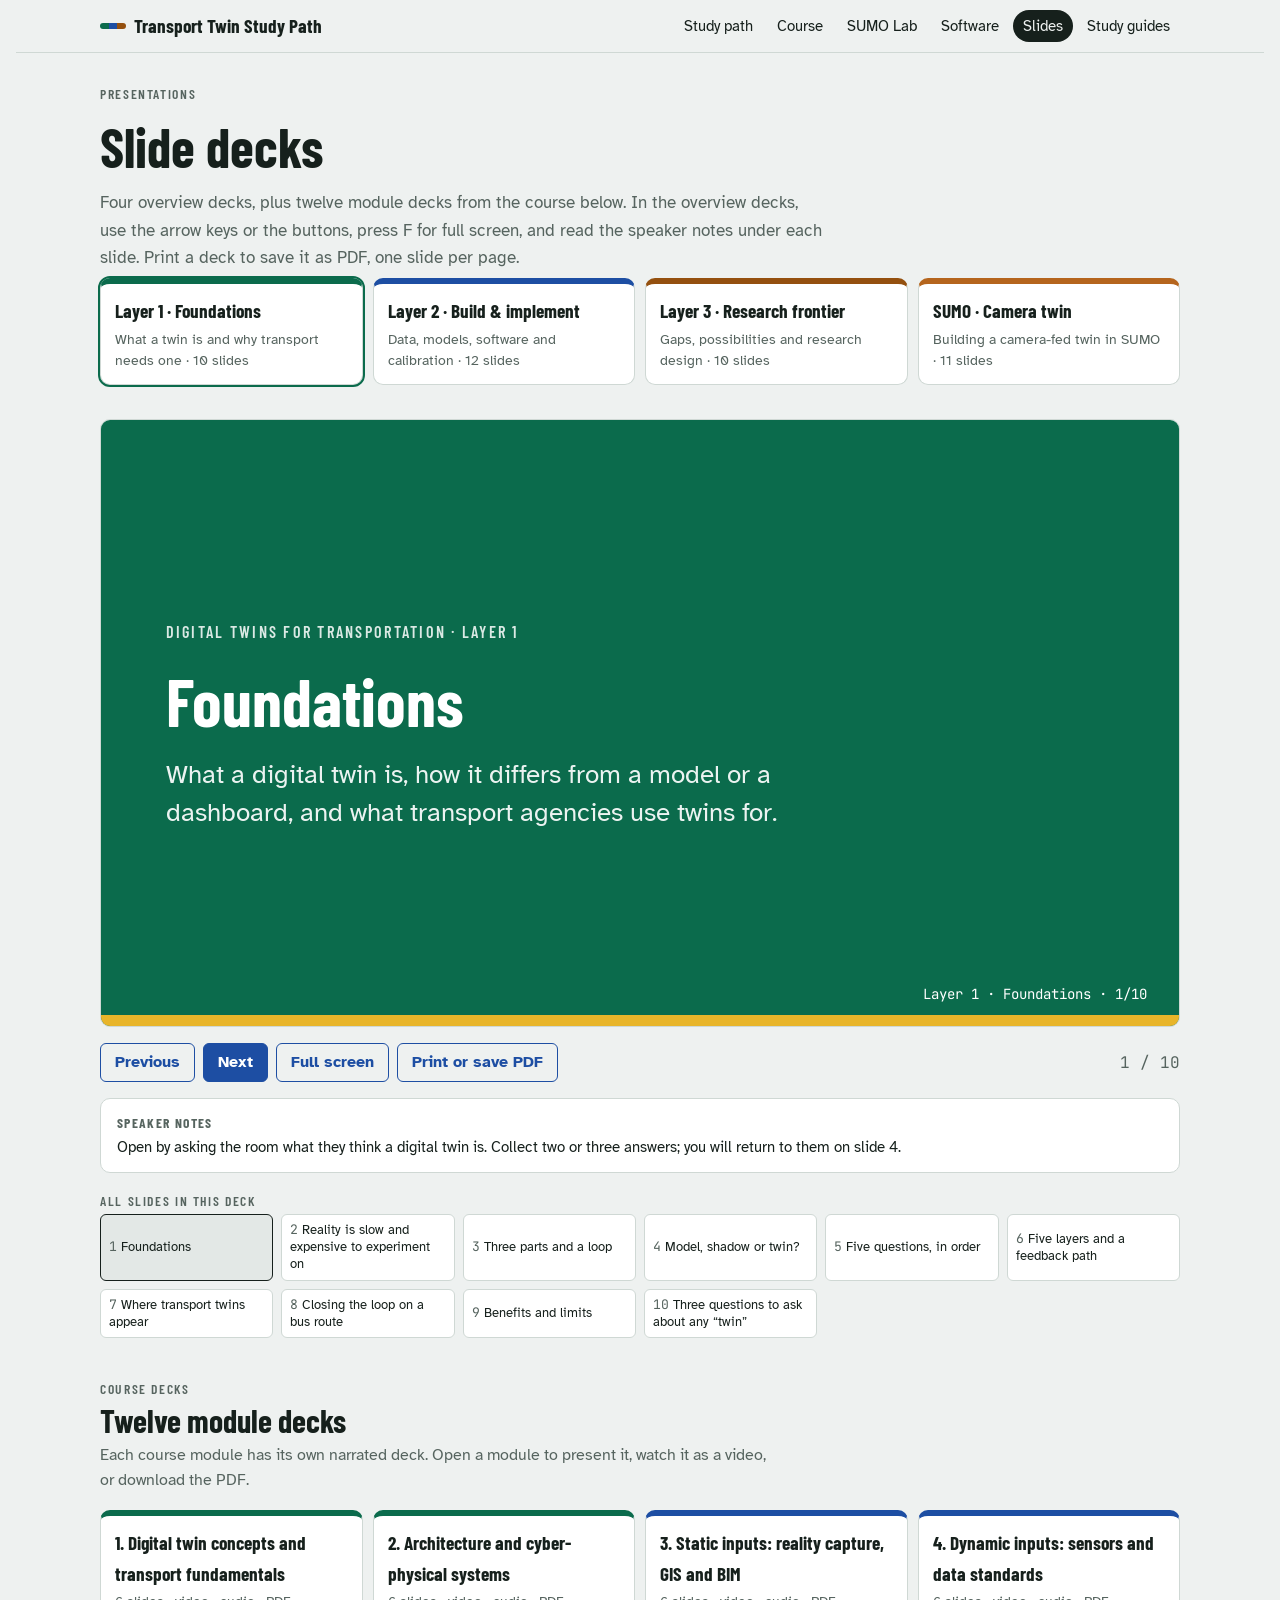
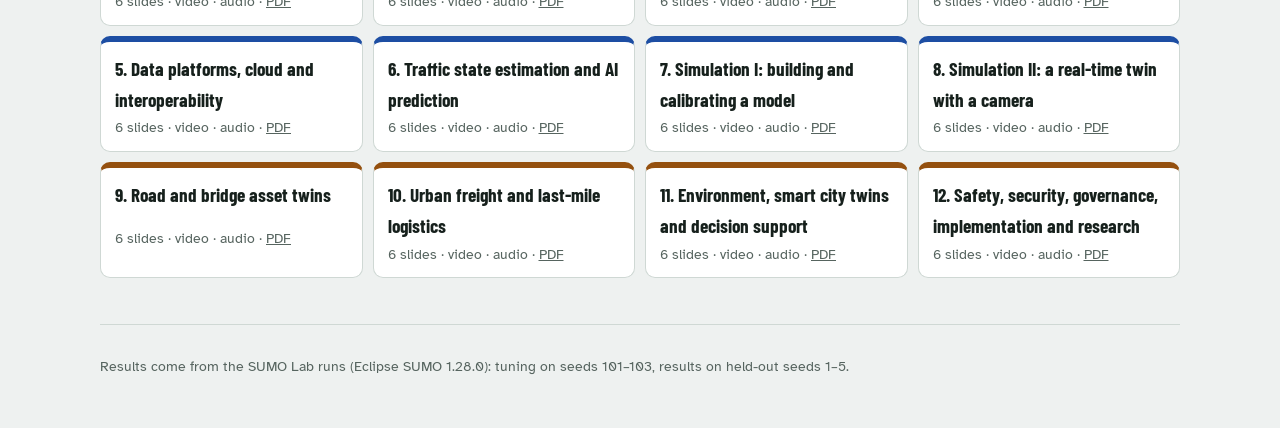
<file: slides.html>
<!doctype html>
<html lang="en">
<head>
<meta charset="utf-8">
<meta name="viewport" content="width=device-width, initial-scale=1, viewport-fit=cover">
<title>Slides · Transport Twin Study Path</title>
<meta name="description" content="Four presentation decks on digital twins for transportation: foundations, building, research frontier, and a camera-fed SUMO twin.">
<link rel="preconnect" href="https://fonts.googleapis.com">
<link rel="preconnect" href="https://fonts.gstatic.com" crossorigin>
<link rel="stylesheet" href="https://fonts.googleapis.com/css2?family=Barlow+Condensed:wght@500;600;700&family=Atkinson+Hyperlegible:ital,wght@0,400;0,700;1,400&family=JetBrains+Mono:wght@400;600&display=swap">
<link rel="stylesheet" href="site.css">
<style>
.decks{display:grid;grid-template-columns:repeat(auto-fit,minmax(min(100%,230px),1fr));gap:10px}
.deckbtn{text-align:left;border:1px solid var(--line);background:var(--surface);border-radius:10px;padding:12px 14px;display:grid;gap:2px;border-top:6px solid var(--c)}
.deckbtn b{font-family:var(--f-display);font-size:1.2rem}
.deckbtn span{font-size:.85rem;color:var(--muted)}
.deckbtn[aria-pressed="true"]{outline:2px solid var(--c)}
.player{display:grid;gap:10px}
.frame{container-type:inline-size;width:100%;aspect-ratio:16/9;background:var(--surface);border:1px solid var(--line);border-radius:10px;overflow:hidden;position:relative}
.frame:fullscreen{border:0;border-radius:0;background:var(--bg);display:grid;place-items:center}
.frame:fullscreen .slide{width:min(100vw,177.78vh);height:min(56.25vw,100vh)}
.slide{position:absolute;inset:0;padding:5cqw 6cqw 4.5cqw;display:flex;flex-direction:column;gap:2cqw;font-size:2.15cqw;line-height:1.45;background:var(--surface)}
.frame:fullscreen .slide{position:relative;inset:auto;container-type:inline-size}
.slide .kick{font-family:var(--f-display);text-transform:uppercase;letter-spacing:.14em;font-size:1.5cqw;color:var(--d);font-weight:600}
.slide h2{font-size:4.6cqw;line-height:1.05}
.slide h3{font-size:2.5cqw;color:var(--d)}
.slide ul,.slide ol{margin:0;padding-left:1.2em;display:grid;gap:.9cqw}
.slide .bar{position:absolute;left:0;right:0;bottom:0;height:1cqw;background:var(--d)}
.slide .pg{position:absolute;right:3cqw;bottom:2cqw;font-family:var(--f-mono);font-size:1.3cqw;color:var(--muted)}
.slide .cols{display:grid;grid-template-columns:1fr 1fr;gap:3cqw;flex:1;min-height:0}
.slide .cols3{display:grid;grid-template-columns:repeat(3,1fr);gap:2cqw}
.slide .box{border:.2cqw solid var(--line);border-radius:1cqw;padding:1.6cqw 1.8cqw;background:var(--bg)}
.slide .box h3{margin-bottom:.6cqw}
.slide .big{font-family:var(--f-display);font-weight:700;font-size:7cqw;line-height:1;color:var(--d)}
.slide table{min-width:0;font-size:1.75cqw}
.slide th,.slide td{padding:.7cqw 1cqw}
.slide th{font-size:1.9cqw}
.slide pre{margin:0;font-family:var(--f-mono);font-size:1.55cqw;background:var(--sunk);border-radius:1cqw;padding:1.6cqw;white-space:pre;overflow:hidden}
.slide .flow{display:flex;flex-wrap:wrap;gap:1cqw;align-items:center;font-family:var(--f-display);font-weight:600;font-size:2.3cqw}
.slide .flow span{background:var(--bg);border:.2cqw solid var(--d);border-radius:.8cqw;padding:.8cqw 1.4cqw}
.slide .flow i{font-style:normal;color:var(--muted)}
.slide.title{justify-content:center;background:var(--d);color:var(--on-acc)}
.slide.title h2{font-size:6.2cqw}
.slide.title .kick{color:var(--on-acc);opacity:.85}
.slide.title p{font-size:2.4cqw;max-width:60cqw;opacity:.92}
.slide.title .bar{background:var(--sign)}
.slide.title .pg{color:var(--on-acc)}
.slide .hl{background:var(--sign);color:#1a1405;padding:0 .4cqw;border-radius:.3cqw}
.slide .ladder{display:grid;gap:.8cqw}
.slide .ladder div{display:grid;grid-template-columns:5cqw 1fr;align-items:center;border:.2cqw solid var(--line);border-radius:.8cqw;padding:.7cqw 1.2cqw;background:var(--bg)}
.slide .ladder div b{font-family:var(--f-mono);color:var(--d)}
.slide .ladder .on{border-color:var(--d);background:var(--acc-soft)}
.slide .stack{display:grid;gap:.6cqw}
.slide .stack div{border-radius:.7cqw;padding:.8cqw 1.4cqw;background:var(--bg);border-left:1cqw solid var(--d)}
.slide .small{font-size:1.65cqw;color:var(--muted)}
.ctl{display:flex;flex-wrap:wrap;gap:8px;align-items:center}
.ctl .count{font-family:var(--f-mono);margin-left:auto;font-variant-numeric:tabular-nums;color:var(--muted)}
.notes{background:var(--surface);border:1px solid var(--line);border-radius:10px;padding:12px 16px;font-size:.95rem}
.notes b{font-family:var(--f-display);text-transform:uppercase;letter-spacing:.1em;font-size:.85rem;color:var(--muted)}
.thumbs{display:grid;grid-template-columns:repeat(auto-fill,minmax(150px,1fr));gap:8px}
.thumbs button{border:1px solid var(--line);background:var(--surface);border-radius:6px;padding:6px 8px;text-align:left;font-size:.82rem;line-height:1.3}
.thumbs button[aria-current="true"]{border-color:var(--ink);background:var(--sunk)}
.thumbs button em{font-style:normal;font-family:var(--f-mono);color:var(--muted);margin-right:4px}
@media print{
  @page{size:landscape;margin:0}
  body{padding:0;background:#fff}
  .sitebar,.hero,.decks,.ctl,.notes,.thumbs,footer,.noprint{display:none!important}
  .player{display:block}
  .frame{border:0;border-radius:0;aspect-ratio:auto;height:auto;overflow:visible;position:static}
  .slide{position:relative;width:100vw;height:56.25vw;page-break-after:always;break-after:page;container-type:inline-size}
  .slide[hidden]{display:flex!important}
}
@media (max-width:600px){.slide{padding:4cqw 4.5cqw}}
</style>
</head>
<body>
<header class="sitebar"><div class="in">
  <a class="brand" href="index.html"><i></i>Transport Twin Study Path</a>
  <nav aria-label="Site"><a href="index.html">Study path</a><a href="course.html">Course</a><a href="sumo.html">SUMO Lab</a><a href="software.html">Software</a><a href="slides.html" aria-current="page">Slides</a><a href="guides.html">Study guides</a></nav>
</div></header>
<div class="wrap">
<section class="hero">
  <span class="eyebrow">Presentations</span>
  <h1>Slide decks</h1>
  <p class="lede">Four overview decks, plus twelve module decks from the course below. In the overview decks, use the arrow keys or the buttons, press F for full screen, and read the speaker notes under each slide. Print a deck to save it as PDF, one slide per page.</p>
</section>
<div class="decks" id="decks"></div>
<section class="blk player">
  <div class="frame" id="frame"></div>
  <div class="ctl"><button class="btn ghost" id="prev">Previous</button><button class="btn" id="next">Next</button><button class="btn ghost" id="fs">Full screen</button><button class="btn ghost" id="pr">Print or save PDF</button><span class="count" id="count"></span></div>
  <div class="notes"><b>Speaker notes</b><p id="notes"></p></div>
  <div><span class="eyebrow">All slides in this deck</span><div class="thumbs" id="thumbs"></div></div>
</section>
<section class="blk" id="modules"><div class="blk-head"><span class="eyebrow">Course decks</span><h2>Twelve module decks</h2><p>Each course module has its own narrated deck. Open a module to present it, watch it as a video, or download the PDF.</p></div><div class="decks"><a class="deckbtn" style="--c:var(--l1);text-decoration:none;color:var(--ink)" href="course.html#m1"><b>1. Digital twin concepts and transport fundamentals</b><span>6 slides · video · audio · <span style="text-decoration:underline">PDF</span></span></a><a class="deckbtn" style="--c:var(--l1);text-decoration:none;color:var(--ink)" href="course.html#m2"><b>2. Architecture and cyber-physical systems</b><span>6 slides · video · audio · <span style="text-decoration:underline">PDF</span></span></a><a class="deckbtn" style="--c:var(--l2);text-decoration:none;color:var(--ink)" href="course.html#m3"><b>3. Static inputs: reality capture, GIS and BIM</b><span>6 slides · video · audio · <span style="text-decoration:underline">PDF</span></span></a><a class="deckbtn" style="--c:var(--l2);text-decoration:none;color:var(--ink)" href="course.html#m4"><b>4. Dynamic inputs: sensors and data standards</b><span>6 slides · video · audio · <span style="text-decoration:underline">PDF</span></span></a><a class="deckbtn" style="--c:var(--l2);text-decoration:none;color:var(--ink)" href="course.html#m5"><b>5. Data platforms, cloud and interoperability</b><span>6 slides · video · audio · <span style="text-decoration:underline">PDF</span></span></a><a class="deckbtn" style="--c:var(--l2);text-decoration:none;color:var(--ink)" href="course.html#m6"><b>6. Traffic state estimation and AI prediction</b><span>6 slides · video · audio · <span style="text-decoration:underline">PDF</span></span></a><a class="deckbtn" style="--c:var(--l2);text-decoration:none;color:var(--ink)" href="course.html#m7"><b>7. Simulation I: building and calibrating a model</b><span>6 slides · video · audio · <span style="text-decoration:underline">PDF</span></span></a><a class="deckbtn" style="--c:var(--l2);text-decoration:none;color:var(--ink)" href="course.html#m8"><b>8. Simulation II: a real-time twin with a camera</b><span>6 slides · video · audio · <span style="text-decoration:underline">PDF</span></span></a><a class="deckbtn" style="--c:var(--l3);text-decoration:none;color:var(--ink)" href="course.html#m9"><b>9. Road and bridge asset twins</b><span>6 slides · video · audio · <span style="text-decoration:underline">PDF</span></span></a><a class="deckbtn" style="--c:var(--l3);text-decoration:none;color:var(--ink)" href="course.html#m10"><b>10. Urban freight and last-mile logistics</b><span>6 slides · video · audio · <span style="text-decoration:underline">PDF</span></span></a><a class="deckbtn" style="--c:var(--l3);text-decoration:none;color:var(--ink)" href="course.html#m11"><b>11. Environment, smart city twins and decision support</b><span>6 slides · video · audio · <span style="text-decoration:underline">PDF</span></span></a><a class="deckbtn" style="--c:var(--l3);text-decoration:none;color:var(--ink)" href="course.html#m12"><b>12. Safety, security, governance, implementation and research</b><span>6 slides · video · audio · <span style="text-decoration:underline">PDF</span></span></a></div></section>
<footer class="site">Results come from the SUMO Lab runs (Eclipse SUMO 1.28.0): tuning on seeds 101–103, results on held-out seeds 1–5.</footer>
</div>
<script>
/* Each slide: [kind, html, notes]. kind "title" uses the deck colour as background. */
const DECKS={
l1:{name:"Layer 1 · Foundations",sub:"What a twin is and why transport needs one",c:"--l1",slides:[
["title",`<span class="kick">Digital twins for transportation · Layer 1</span><h2>Foundations</h2><p>What a digital twin is, how it differs from a model or a dashboard, and what transport agencies use twins for.</p>`,"Open by asking the room what they think a digital twin is. Collect two or three answers; you will return to them on slide 4."],
["",`<span class="kick">Why it matters</span><h2>Reality is slow and expensive to experiment on</h2><div class="cols"><ul><li>A new signal plan tested on the street affects thousands of people.</li><li>A bridge defect found late costs far more to repair.</li><li>An incident needs a decision in minutes, not weeks.</li></ul><div class="box"><h3>The promise</h3><p>Keep a live, trustworthy copy of the system. Ask it “what if?” first. Act on the real system only with the best option.</p></div></div>`,"The value of a twin is in better and faster decisions, not in the 3D picture."],
["",`<span class="kick">Definition</span><h2>Three parts and a loop</h2><div class="flow" style="justify-content:center;margin-top:2cqw"><span>Physical system</span><i>⇄ data in · decisions out ⇄</i><span>Virtual replica</span></div><ul style="margin-top:2cqw"><li><b>Specific:</b> this corridor, this bus route, this bridge.</li><li><b>Synchronised:</b> updated from the real system as it changes.</li><li><b>Purposeful:</b> built to answer a decision.</li></ul><p class="small">After Grieves (2002) and NASA (Glaessgen and Stargel, 2012).</p>`,"Stress that the connection is a full part of the twin. Without it you have a model."],
["",`<span class="kick">The key test</span><h2>Model, shadow or twin?</h2><table><thead><tr><th>Level</th><th>Physical → digital</th><th>Digital → physical</th><th>Transport example</th></tr></thead><tbody><tr><td><b>Model</b></td><td>Manual</td><td>Manual</td><td>Traffic model built from last year’s counts</td></tr><tr><td><b>Shadow</b></td><td>Automatic</td><td>Manual</td><td>Live speed map that engineers watch</td></tr><tr><td><b>Twin</b></td><td>Automatic</td><td>Automatic</td><td>Corridor model that retimes signals itself</td></tr></tbody></table><p class="small">Kritzinger et al. (2018). Go back to the definitions from slide 1 and classify them.</p>`,"Most 'twins' in the news are shadows. That is fine, as long as people say so."],
["",`<span class="kick">What a twin answers</span><h2>Five questions, in order</h2><div class="ladder"><div><b>1</b>What is happening now? <span class="small">· monitor</span></div><div><b>2</b>Why is it happening? <span class="small">· diagnose</span></div><div><b>3</b>What happens next? <span class="small">· predict</span></div><div><b>4</b>What if we try X? <span class="small">· simulate</span></div><div class="on"><b>5</b>What should we do, and do it? <span class="small">· act</span></div></div>`,"A dashboard stops at question 1. A full twin reaches question 5."],
["",`<span class="kick">Anatomy</span><h2>Five layers and a feedback path</h2><div class="cols"><div class="stack"><div><b>Applications</b> · dashboards, what-if tools, control</div><div><b>Models</b> · simulation, prediction, 3D and BIM</div><div><b>Data platform</b> · store, clean, link in space and time</div><div><b>Sensing</b> · detectors, cameras, GPS, ticketing</div><div><b>Physical</b> · roads, vehicles, signals, people</div></div><div class="box"><h3>Feedback</h3><p>Signal plans, bus holding instructions and maintenance orders go back down the stack to the physical system. This path is what most projects leave out.</p></div></div>`,"Ask which layer people think costs the most. In practice it is usually sensing and the data platform."],
["",`<span class="kick">Uses</span><h2>Where transport twins appear</h2><table><thead><tr><th>Domain</th><th>Example decision</th><th>Time scale</th></tr></thead><tbody><tr><td>Traffic management</td><td>Retime signals, reroute around incidents</td><td>Seconds–minutes</td></tr><tr><td>Public transport</td><td>Hold buses to stop bunching</td><td>Minutes–days</td></tr><tr><td>Road and bridge assets</td><td>Repair before failure</td><td>Weeks–years</td></tr><tr><td>Rail</td><td>Predict defects, recover the timetable</td><td>Minutes–months</td></tr><tr><td>Freight</td><td>Place loading zones and micro-hubs</td><td>Hours–months</td></tr><tr><td>Planning</td><td>Test a new line before building</td><td>Years</td></tr></tbody></table>`,"Pick the decision and its clock first. The data, model detail and update rate follow from that."],
["",`<span class="kick">Worked example</span><h2>Closing the loop on a bus route</h2><div class="cols"><ol><li>Every bus reports GPS every 30 s.</li><li>Bus 12 is 3 min behind bus 11 and closing.</li><li>The twin predicts bunching within 4 stops.</li><li>It tests holding bus 11 for 60 s vs skipping a stop.</li><li><span class="hl">Holding wins and is sent to the driver.</span></li><li>New GPS shows the gap recovering.</li></ol><div class="box"><h3>Remove a step</h3><p>Remove step 5 and you have a shadow.</p><p>Remove steps 1 and 2 and you have a model.</p></div></div>`,"Walk through slowly, then ask the class to name a loop in their own city."],
["",`<span class="kick">Be honest</span><h2>Benefits and limits</h2><div class="cols"><div class="box"><h3>Benefits</h3><ul><li>Try changes without touching reality</li><li>See problems earlier</li><li>One shared picture for several agencies</li></ul></div><div class="box"><h3>Limits</h3><ul><li>Sensors and integration cost money</li><li>Data has gaps and errors</li><li>New skills are needed</li><li>Many “twins” are really shadows</li></ul></div></div>`,"Mention the TransiT review finding that many projects labelled as twins are models or shadows."],
["",`<span class="kick">Take-away</span><h2>Three questions to ask about any “twin”</h2><ol><li>Which data flows in <b>automatically</b>, and how often?</li><li>Which <b>decision</b> does it change, and who acts on it?</li><li>How is its <b>accuracy</b> measured against reality?</li></ol><p class="small" style="margin-top:2cqw">Next: Layer 2 shows how to build one.</p>`,"End by having pairs apply the three questions to an example from the news."]
]},
l2:{name:"Layer 2 · Build & implement",sub:"Data, models, software and calibration",c:"--l2",slides:[
["title",`<span class="kick">Digital twins for transportation · Layer 2</span><h2>Build and implement</h2><p>The data pipeline, standards, traffic flow theory, simulation tools, calibration and a realistic rollout.</p>`,"This deck assumes Layer 1. Bring a laptop with SUMO installed for slide 8 if you want to demo."],
["",`<span class="kick">The core idea</span><h2>A twin is a pipeline</h2><div class="flow"><span>Sense</span><i>→</i><span>Move</span><i>→</i><span>Clean and fuse</span><i>→</i><span>Estimate state</span><i>→</i><span>Predict and simulate</span><i>→</i><span>Decide</span><i>→</i><span>Act</span><i>↺</i></div><p style="margin-top:2cqw">Most of the engineering effort goes into the data plumbing. If any arrow is missing, you have built a shadow.</p>`,"Draw this on the board and keep it visible for the rest of the session."],
["",`<span class="kick">Architecture</span><h2>What lives in each layer</h2><table><thead><tr><th>Layer</th><th>Typical technology</th></tr></thead><tbody><tr><td>Acquisition</td><td>Loops, radar, cameras, GPS probes, AVL/APC, V2X</td></tr><tr><td>Transport</td><td>MQTT, Apache Kafka, REST and WebSocket APIs</td></tr><tr><td>Storage</td><td>Time-series databases, PostgreSQL + PostGIS</td></tr><tr><td>Models</td><td>SUMO, Aimsun, PTV Vissim, MATSim, Python ML</td></tr><tr><td>Services</td><td>Decision support, optimisation, control interfaces</td></tr><tr><td>Interface</td><td>Grafana dashboards, CesiumJS and deck.gl 3D maps</td></tr></tbody></table>`,"Open-source options exist for every layer, so a pilot can start without licences."],
["",`<span class="kick">Data</span><h2>Every source has a blind spot</h2><table><thead><tr><th>Source</th><th>Strength</th><th>Weakness</th></tr></thead><tbody><tr><td>Inductive loops</td><td>Reliable, long history</td><td>One point only</td></tr><tr><td>Video + computer vision</td><td>Rich: classes, turns, conflicts</td><td>Light, weather, privacy, occlusion</td></tr><tr><td>Probe GPS</td><td>Network coverage</td><td>Bought in, sample bias</td></tr><tr><td>Bus AVL and APC</td><td>Direct operations data</td><td>Feed quality varies</td></tr><tr><td>V2X</td><td>Two-way by design</td><td>Low penetration today</td></tr></tbody></table>`,"This is why fusion matters: combine sources so each covers another's blind spot."],
["",`<span class="kick">Standards</span><h2>Speak your partners’ language</h2><div class="cols3"><div class="box"><h3>Transit</h3><p>GTFS, GTFS-Realtime, SIRI, NeTEx</p></div><div class="box"><h3>Roads</h3><p>DATEX II, NTCIP, SAE J2735 (V2X)</p></div><div class="box"><h3>City and assets</h3><p>NGSI-LD (FIWARE), CityGML, IFC 4.3, OpenDRIVE</p></div></div><p style="margin-top:2cqw">Ask suppliers for these formats in every contract. It is the cheapest way to avoid lock-in.</p>`,"Quick check: which standard carries live bus delays? (GTFS-Realtime or SIRI.)"],
["",`<span class="kick">Traffic flow</span><h2>Three variables, one identity</h2><div class="cols"><div><p class="big">q = k × v</p><p>flow (veh/h) = density (veh/km) × speed (km/h)</p><p style="margin-top:1.5cqw">Greenshields: capacity q<sub>max</sub> = v<sub>f</sub> × k<sub>j</sub> / 4</p></div><div class="box"><h3>Example</h3><p>v<sub>f</sub> = 100 km/h, k<sub>j</sub> = 80 veh/km</p><p>critical density 40 veh/km</p><p>capacity <b>2,000 veh/h per lane</b></p><p class="small">Beyond 40 veh/km, more cars means less flow.</p></div></div>`,"Use the curve-fitting exercise in Layer 2 of the study path straight after this slide."],
["",`<span class="kick">Simulation</span><h2>Choose the zoom level</h2><table><thead><tr><th>Level</th><th>Models</th><th>Best for</th><th>Tools</th></tr></thead><tbody><tr><td>Macroscopic</td><td>Flow as a fluid</td><td>Regions, fast prediction</td><td>PTV Visum, Aimsun macro</td></tr><tr><td>Mesoscopic</td><td>Platoons through queues</td><td>City networks</td><td>Aimsun meso, MATSim</td></tr><tr><td>Microscopic</td><td>Every vehicle</td><td>Corridors, signals</td><td>SUMO, Vissim, Aimsun micro</td></tr><tr><td>Vehicle</td><td>Sensors and dynamics</td><td>Automated vehicles</td><td>CARLA + SUMO</td></tr></tbody></table>`,"Pick the coarsest level that still answers the decision. Micro models are slow and hungry for data."],
["",`<span class="kick">SUMO + TraCI</span><h2>The model becomes the engine of a twin</h2><pre>import traci
traci.start(["sumo", "-c", "corridor.sumocfg"])
while traci.simulation.getMinExpectedNumber() > 0:
    traci.simulationStep()                       # the road moves 1 s
    queue = traci.lanearea.getJamLengthVehicle("e2_N2_J2_0")
    if queue > 8:                                # side street backing up
        traci.trafficlight.setPhase("J2", 1)     # end main green now
traci.close()</pre><p class="small">Full working version: SUMO Lab, twin_controller.py</p>`,"Run this live if you can. Students should see that 'connecting a twin' is a few lines of code."],
["",`<span class="kick">Calibration</span><h2>Tune on some days, test on others</h2><div class="cols"><div><p>GEH compares modelled flow M with counted flow C:</p><pre>GEH = √( 2 (M − C)² / (M + C) )</pre><p style="margin-top:1.5cqw">Target: GEH &lt; 5 on at least 85% of counted links (UK DMRB, TAG M3.1).</p></div><div class="box"><h3>SUMO Lab result</h3><p class="big">50% → 100%</p><p>of loops under GEH 5 after rescaling demand entry by entry.</p></div></div>`,"Stress validation on held-out data. A model always fits the data it was tuned on."],
["",`<span class="kick">Real time</span><h2>Keeping the twin current</h2><ul><li><b>State estimation:</b> blend model and observations (Kalman or particle filters).</li><li><b>Prediction:</b> start with baselines, then LSTM or graph neural networks.</li><li><b>Online calibration:</b> update demand as conditions change.</li><li><b>Rolling horizon:</b> every few minutes, simulate the next 15–60 minutes.</li><li><b>Latency budget:</b> the loop must finish well inside the decision’s clock.</li></ul>`,"A five-minute forecast that takes six minutes to compute is useless."],
["",`<span class="kick">Rollout</span><h2>Seven steps from idea to service</h2><ol><li>One use case, one owner, one success measure</li><li>Data audit: sources, quality, access rights</li><li><span class="hl">Shadow first</span>: trusted live data and dashboard</li><li>Model and validate on held-out days</li><li>Human in the loop: twin recommends, operator decides</li><li>Close the loop for low-risk actions, with fallbacks</li><li>Scale to more sites and agencies</li></ol>`,"Most failed pilots skipped step 2 or step 3."],
["",`<span class="kick">Governance</span><h2>Checklist before go-live</h2><div class="cols"><ul><li>Data-sharing agreements</li><li>Privacy: aggregate and anonymise; follow GDPR or Saudi PDPL</li><li>Cyber security: IEC 62443, NIST CSF</li></ul><ul><li>Versioned models and recorded calibrations</li><li>Explainable recommendations for operators</li><li>A fallback when data stops</li></ul></div>`,"Ask: who is accountable if the twin makes a bad call? Get that answer before automation."]
]},
l3:{name:"Layer 3 · Research frontier",sub:"Gaps, possibilities and research design",c:"--l3",slides:[
["title",`<span class="kick">Digital twins for transportation · Layer 3</span><h2>The research frontier</h2><p>Where knowledge runs out, which methods may close the gaps, and how to design a study that adds evidence.</p>`,"Aimed at graduate students and practitioners planning a thesis, paper or pilot evaluation."],
["",`<span class="kick">Where the field is</span><h2>Most studies sit on rung 2</h2><div class="ladder"><div><b>1</b>Digital model · offline, manual data</div><div class="on"><b>2</b>Digital shadow · live data in, decisions out by hand <span class="hl">most studies</span></div><div><b>3</b>Digital twin · automatic two-way loop</div><div><b>4</b>Federated twin · several agencies’ twins coordinating</div><div><b>5</b>Autonomous twin · self-updating, supervised</div></div>`,"Source: intersections review (arXiv 2025) and the UK TransiT review."],
["",`<span class="kick">Open gaps</span><h2>Ten places where evidence is missing</h2><div class="cols"><ol><li>Closing the loop</li><li>Data fusion and quality</li><li>Interoperability and federation</li><li>Whole-lifecycle twins</li><li>Human behaviour, vulnerable road users</li></ol><ol start="6"><li>Fidelity, uncertainty and trust</li><li>Security, privacy, connectivity</li><li>Scale and real-time computation</li><li>Organisation, skills, business models</li><li>Under-studied modes such as buses</li></ol></div><p class="small">Reviews: Werbińska-Wojciechowska 2024, Wu 2025, Andruccioli 2026, Martínez 2024, Gao 2025.</p>`,"Ask each student to pick one gap and say why it matters in their city."],
["",`<span class="kick">Evidence from the SUMO Lab</span><h2>One seed can fool you</h2><table><thead><tr><th>Medium demand, time loss s/trip</th><th>Seed used for tuning</th><th>Five new seeds (mean)</th></tr></thead><tbody><tr><td>Actuated (local)</td><td>35.2</td><td><b>35.0</b></td></tr><tr><td>First twin, tuned on one seed</td><td><b>28.0</b></td><td>48.7</td></tr><tr><td>Re-tuned twin, tested on new seeds</td><td>n/a</td><td>39.4</td></tr></tbody></table><p class="small">The first twin looked best on the seed it was tuned on and lost on fresh seeds. Gap 6 (fidelity and trust) in one table.</p>`,"This happened while building this course. It is the clearest example you will find of why validation on held-out data and several seeds matters."],
["",`<span class="kick">Possibilities</span><h2>Emerging methods</h2><div class="cols"><ul><li><b>AI surrogates</b> · faster-than-real-time what-if</li><li><b>Physics-informed ML</b> · respects vehicle conservation</li><li><b>Graph neural networks</b> · prediction on the network</li><li><b>Language-model agents</b> · plain-language queries, human approval</li></ul><ul><li><b>Generative scenarios</b> · rare cases for automated vehicles</li><li><b>Federated learning</b> · learn across agencies, keep data private</li><li><b>V2X</b> · a direct channel from twin to vehicle</li><li><b>Decarbonisation and resilience twins</b></li></ul></div>`,"For each method, ask which gap it addresses."],
["",`<span class="kick">Methods</span><h2>How to produce evidence</h2><table><thead><tr><th>Method</th><th>Use it to</th><th>Watch out for</th></tr></thead><tbody><tr><td>Systematic review (PRISMA)</td><td>Map and classify the field</td><td>Authors’ labels</td></tr><tr><td>Design science</td><td>Build and evaluate an artefact</td><td>Criteria set afterwards</td></tr><tr><td>Simulation experiment</td><td>Controlled comparisons</td><td>Calibration quality</td></tr><tr><td>Field pilot / living lab</td><td>Real operator, real impact</td><td>Approvals take months</td></tr><tr><td>Case study</td><td>Adoption and barriers</td><td>Generalisation</td></tr></tbody></table>`,"Most strong theses combine two: a simulation experiment plus a short field or case component."],
["",`<span class="kick">Evaluation</span><h2>What “better” means</h2><div class="cols3"><div class="box"><h3>Fidelity</h3><p>GEH, RMSE, MAPE on held-out data</p></div><div class="box"><h3>Timeliness</h3><p>Latency, horizon, update rate</p></div><div class="box"><h3>Decision value</h3><p>Delay, reliability, emissions</p></div><div class="box"><h3>Safety</h3><p>Time-to-collision, post-encroachment time</p></div><div class="box"><h3>Robustness</h3><p>Sensors failing, data dropping out</p></div><div class="box"><h3>Acceptance</h3><p>Operator trust, usability (SUS)</p></div></div>`,"Report at least one measure from each column, not just fidelity."],
["",`<span class="kick">Start without sensors</span><h2>Open datasets and testbeds</h2><ul><li><b>METR-LA, PEMS-BAY</b> · highway speed prediction benchmarks</li><li><b>NGSIM</b> · US vehicle trajectories from video</li><li><b>highD</b> · German highway trajectories by drone</li><li><b>pNEUMA</b> · Athens urban trajectories from a drone swarm</li><li><b>LuST, MoST</b> · ready SUMO scenarios for Luxembourg and Monaco</li><li><b>This site’s SUMO corridor</b> · camera-fed twin, ready to extend</li></ul>`,"Point students to the SUMO Lab files as a starting scenario for a thesis."],
["",`<span class="kick">Worked design</span><h2>From gap to study</h2><div class="cols"><div><h3>Question</h3><p>Does automatic bus holding by a twin improve headway regularity compared with the same twin used as a shadow?</p><h3 style="margin-top:1.5cqw">Design</h3><p>Calibrated SUMO model, 30 seeds per policy, then a 4-week field trial alternating by day.</p></div><div class="box"><h3>Measures</h3><p>Headway variation, excess waiting time, driver compliance, operator trust.</p><h3 style="margin-top:1cqw">Threats</h3><p>Calibration error, novelty effect, demand differences between days.</p></div></div>`,"Use the question builder in Layer 3 of the study path to generate variants."],
["",`<span class="kick">Take-away</span><h2>A research question names three things</h2><div class="flow"><span>The decision</span><i>+</i><span>The gap</span><i>+</i><span>The evidence</span></div><p style="margin-top:2cqw">“Build a digital twin of X” is a project. “Does feeding the twin camera data instead of loop data change delay at X, and by how much?” is a question.</p>`,"Close with each student writing one question on a card."]
]},
sumo:{name:"SUMO · Camera twin",sub:"Building a camera-fed twin in SUMO",c:"--c-cam",slides:[
["title",`<span class="kick">Hands-on · Eclipse SUMO 1.28</span><h2>A camera-fed digital twin in SUMO</h2><p>Three signals, four controllers, virtual cameras, and the steps to take it to a real street.</p>`,"Pair this deck with the SUMO Lab page; its replays and charts come from the same runs."],
["",`<span class="kick">The scenario</span><h2>A 1.4 km main street with three signals</h2><div class="flow" style="justify-content:center"><span>West</span><i>— 400 m —</i><span>J1</span><i>— 300 m —</i><span>J2</span><i>— 300 m —</i><span>J3</span><i>— 400 m —</i><span>East</span></div><ul style="margin-top:2cqw"><li>Main street: 2 lanes each way, 50 km/h · side streets: 1 lane, 40 km/h</li><li>Twelve flows, 20-minute peak · three demand levels: 60%, 100%, 130%</li><li>Detectors on every approach; a camera on a corner pole at each junction</li></ul>`,"Show the replay view of the whole corridor."],
["",`<span class="kick">Toolchain</span><h2>From XML to a running twin</h2><div class="flow"><span>corridor.nod/edg.xml</span><i>→ netconvert →</i><span>.net.xml</span><i>+</i><span>routes</span><i>+</i><span>detectors</span><i>→</i><span>sumo</span><i>⇄ TraCI ⇄</i><span>twin_controller.py</span></div><pre style="margin-top:2cqw">python make_routes.py
python make_detectors.py corridor_fixed.net.xml
python run_scenario.py --controller twin_camera --demand medium --gui</pre>`,"Everything is scripted so students can change one thing and rerun."],
["",`<span class="kick">Four controllers</span><h2>Same traffic, four ways to run the signals</h2><table><thead><tr><th>Controller</th><th>What it knows</th></tr></thead><tbody><tr><td>Fixed-time</td><td>Nothing: 90 s cycle, equal split</td></tr><tr><td>Actuated</td><td>Gaps at its own detectors only</td></tr><tr><td>Twin · detectors</td><td>Queues everywhere plus every approaching vehicle</td></tr><tr><td>Twin · cameras</td><td>Only what the cameras detect</td></tr></tbody></table>`,"The twin's edge over actuated control is network-wide state: it sees platoons coming."],
["",`<span class="kick">The loop</span><h2>Sense, estimate, decide, act: every second</h2><pre>def step(self, t):
    self.sense(t)                          # cameras or detectors
    for j in ("J1", "J2", "J3"):
        main = self.demand(j, MAIN_EDGES[j])   # queued + arriving in 8 s
        side = self.demand(j, SIDE_EDGES[j])
        if elapsed >= MIN_GREEN and waiting > 2 * served + 6:
            traci.trafficlight.setPhase(j, phase + 1)   # switch via yellow
        else:
            traci.trafficlight.setPhaseDuration(j, 2)   # hold green</pre>`,"Point out the safety rules: minimum and maximum green, and the yellow is never skipped."],
["",`<span class="kick">The virtual camera</span><h2>Five flaws of real computer vision</h2><div class="cols"><ol><li>Range: 110 m around the pole</li><li>Misses: 98% detected close, 80% at the edge</li><li>Occlusion: nearer cars hide farther ones</li><li>Noise: about 1 m error; speed from a tracker</li><li>Map matching: lane inferred from x, y</li></ol><div class="box"><h3>Measured at J2</h3><p class="big">84 → 56%</p><p>vehicles detected from low to high demand; 1.25 m mean position error.</p></div></div>`,"Ask which flaw matters most for a queue estimate. (Occlusion, because queues are exactly where cars hide each other.)"],
["",`<span class="kick">Results · mean of five held-out seeds</span><h2>The twin pays off when the corridor is busy</h2><table><thead><tr><th>Time loss, s/trip</th><th>Low</th><th>Medium</th><th>High</th><th>Stops/trip (high)</th></tr></thead><tbody><tr><td>Fixed-time</td><td>45.2</td><td>136.4</td><td>198.3</td><td>4.34</td></tr><tr><td>Actuated</td><td><b>15.6</b></td><td><b>35.0</b></td><td>101.0</td><td>3.40</td></tr><tr><td>Twin · detectors</td><td>17.5</td><td>39.4</td><td>96.1</td><td><b>2.73</b></td></tr><tr><td>Twin · cameras</td><td>20.1</td><td>38.7</td><td><b>94.7</b></td><td>2.91</td></tr></tbody></table><p class="small">Twins always stop vehicles less often. They cut delay only at high demand; at low and medium demand SUMO’s actuated control is slightly better.</p>`,"Be honest: a simple rule-based twin is not automatically better than good local actuation. That is exactly capstone brief A."],
["",`<span class="kick">Calibration</span><h2>Make the model match the field</h2><div class="cols"><ul><li>Hidden “field”: side streets +40%, eastbound −15%, westbound +10%</li><li>Compare loop counts with GEH</li><li>Rescale each entry’s flows by field ÷ model</li><li>Run again and check</li></ul><div class="box"><h3>Loops with GEH &lt; 5</h3><p class="big">50% → 100%</p></div></div>`,"In practice you would calibrate on one set of days and validate on another."],
["",`<span class="kick">To the street</span><h2>Ten steps to a real camera twin</h2><div class="cols"><ol><li>Use case, owner, safety rules</li><li>Install and survey cameras</li><li>Detect and track (YOLO + ByteTrack)</li><li>Pixels to lanes with a homography</li><li>Stream over MQTT with synced clocks</li></ol><ol start="6"><li>Keep SUMO in step with the street</li><li>Test options in short look-ahead runs</li><li>Act through a safety shell (NTCIP)</li><li>Shadow mode for 2–4 weeks</li><li>Close the loop and keep measuring</li></ol></div>`,"Details and code for each step are on the SUMO Lab page."],
["",`<span class="kick">Exercises</span><h2>Try these next</h2><ol><li>Raise the camera detection rate to 95%. Does time loss move towards the perfect-sensing twin?</li><li>Change the switching rule so the twin beats actuated control at medium demand on five held-out seeds.</li><li>Change <code>HORIZON</code> from 8 s to 4 s and 20 s. What happens to stops?</li><li>Add a pedestrian crossing at J2 and a minimum walk time.</li><li>Calibrate on seed 7 and validate on seed 11.</li></ol>`,"Exercise 2 is capstone brief A, and a small research project in itself."],
["",`<span class="kick">Take-away</span><h2>The loop is easy. Trustworthy data is hard.</h2><p>Connecting a controller to SUMO takes a few lines of TraCI. Most of the remaining work, and most of the research, is about what the twin can actually see and how far to trust it.</p><p class="small" style="margin-top:2cqw">Files: github.com/smrahmanbd/transport-twin-study/tree/main/sumo</p>`,"Finish by opening the replay with the camera view."]
]}
};
let deck="l1", idx=0;
const $=s=>document.querySelector(s);
$("#decks").innerHTML=Object.entries(DECKS).map(([k,d])=>`<button class="deckbtn" data-k="${k}" style="--c:var(${d.c})" aria-pressed="${k===deck}"><b>${d.name}</b><span>${d.sub} · ${d.slides.length} slides</span></button>`).join("");
document.querySelectorAll(".deckbtn").forEach(b=>b.onclick=()=>open(b.dataset.k,0));
function open(k,i){
  deck=k; idx=i; const D=DECKS[k];
  document.querySelectorAll(".deckbtn").forEach(b=>b.setAttribute("aria-pressed",String(b.dataset.k===k)));
  $("#frame").style.setProperty("--d",`var(${D.c})`);
  $("#frame").innerHTML=D.slides.map((s,n)=>`<section class="slide ${s[0]}" style="--d:var(${D.c})" ${n===i?"":"hidden"} aria-label="Slide ${n+1}">${s[1]}<span class="bar"></span><span class="pg">${D.name} · ${n+1}/${D.slides.length}</span></section>`).join("");
  $("#thumbs").innerHTML=D.slides.map((s,n)=>{const t=(s[1].match(/<h2>(.*?)<\/h2>/)||["",""])[1].replace(/<[^>]+>/g,"");return `<button data-n="${n}"><em>${n+1}</em>${t}</button>`}).join("");
  document.querySelectorAll("#thumbs button").forEach(b=>b.onclick=()=>go(+b.dataset.n));
  try{history.replaceState(null,"","#"+k)}catch(e){}
  go(i);
}
function go(i){
  const D=DECKS[deck]; idx=Math.max(0,Math.min(D.slides.length-1,i));
  document.querySelectorAll("#frame .slide").forEach((s,n)=>s.hidden=n!==idx);
  document.querySelectorAll("#thumbs button").forEach((b,n)=>b.setAttribute("aria-current",String(n===idx)));
  $("#count").textContent=`${idx+1} / ${D.slides.length}`; $("#notes").textContent=D.slides[idx][2];
  $("#prev").disabled=idx===0; $("#next").disabled=idx===D.slides.length-1;
}
$("#prev").onclick=()=>go(idx-1); $("#next").onclick=()=>go(idx+1);
$("#fs").onclick=()=>{const f=$("#frame"); if(document.fullscreenElement)document.exitFullscreen(); else if(f.requestFullscreen)f.requestFullscreen().catch(()=>{});};
$("#pr").onclick=()=>window.print();
$("#frame").onclick=e=>{if(e.target.closest("a"))return; const r=$("#frame").getBoundingClientRect(); go(e.clientX-r.left<r.width/3?idx-1:idx+1);};
document.addEventListener("keydown",e=>{if(e.target.closest("input,textarea"))return;
  if(["ArrowRight","PageDown"," "].includes(e.key)){e.preventDefault();go(idx+1)}
  else if(["ArrowLeft","PageUp"].includes(e.key)){e.preventDefault();go(idx-1)}
  else if(e.key==="f"||e.key==="F"){$("#fs").click()}
  else if(e.key==="Home"){go(0)} else if(e.key==="End"){go(DECKS[deck].slides.length-1)}});
const h=(location.hash||"").slice(1); open(DECKS[h]?h:"l1",0);
</script>
</body>
</html>
</file>
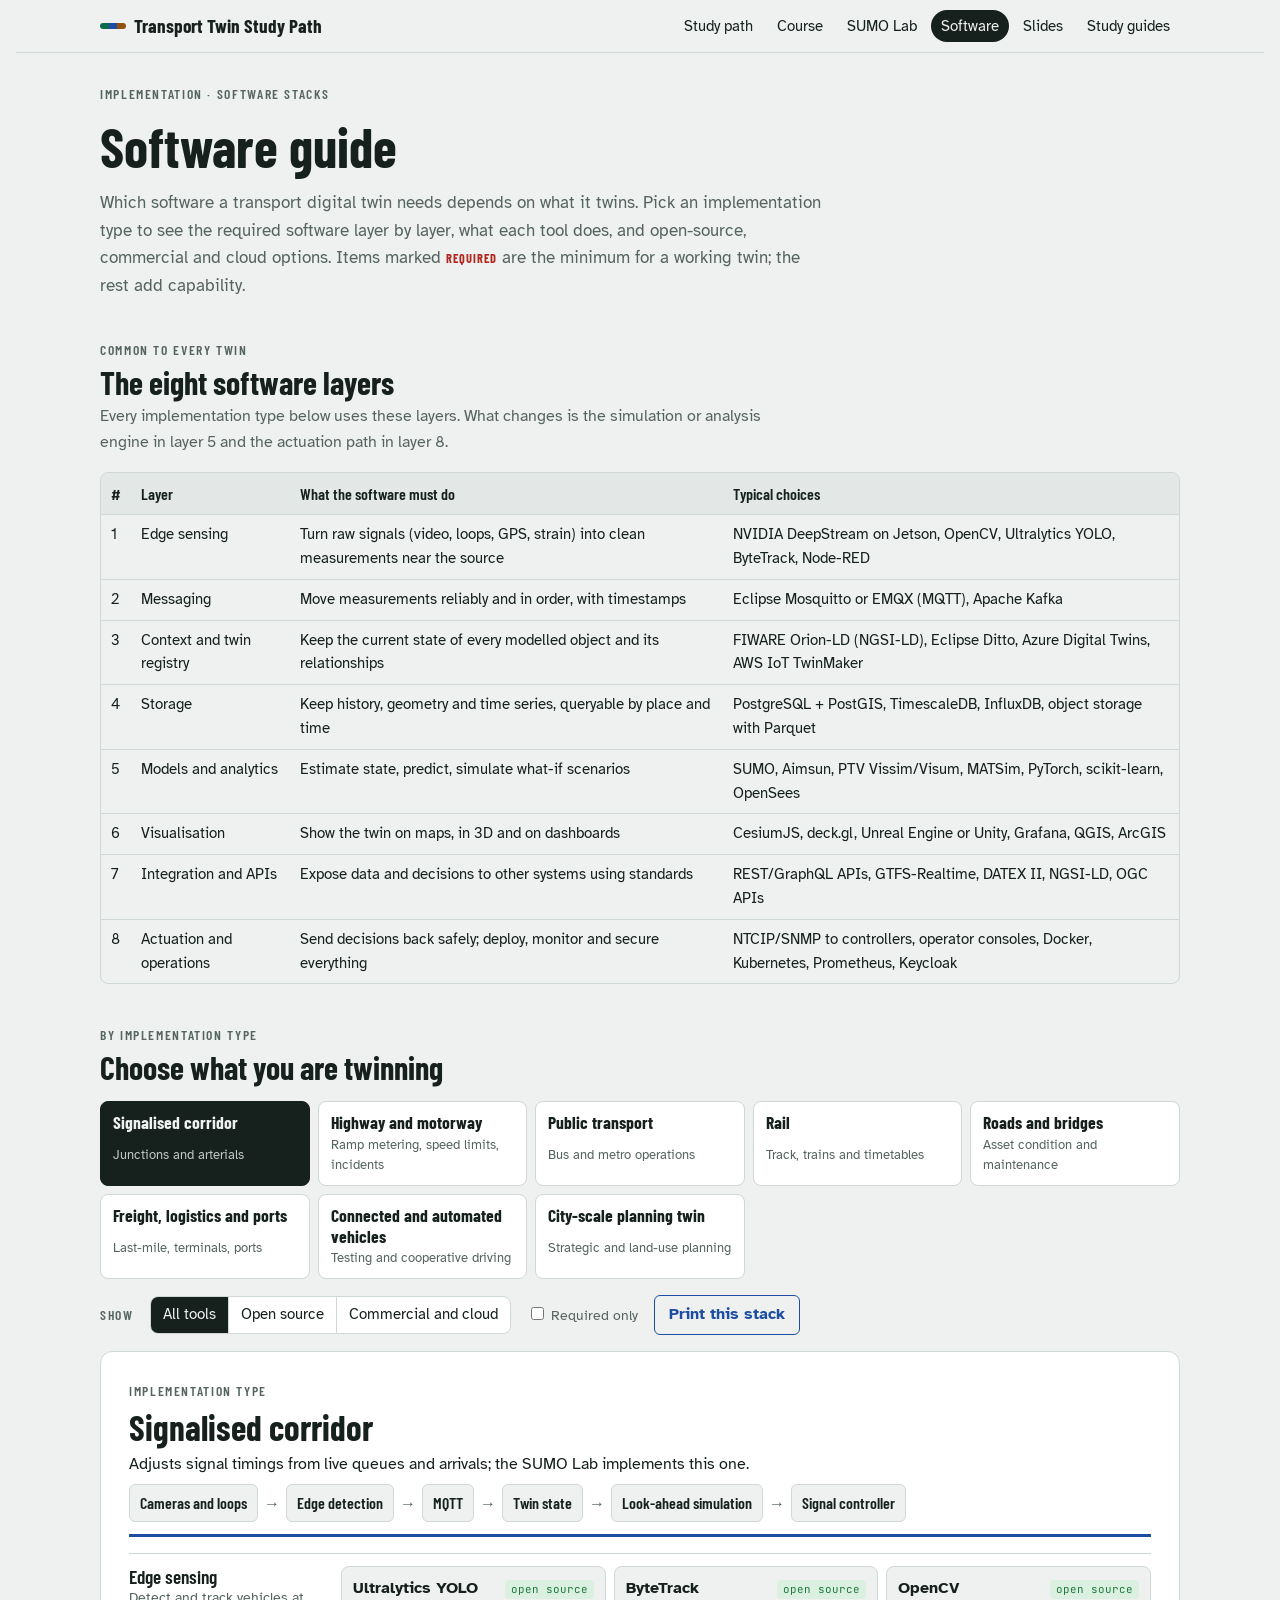
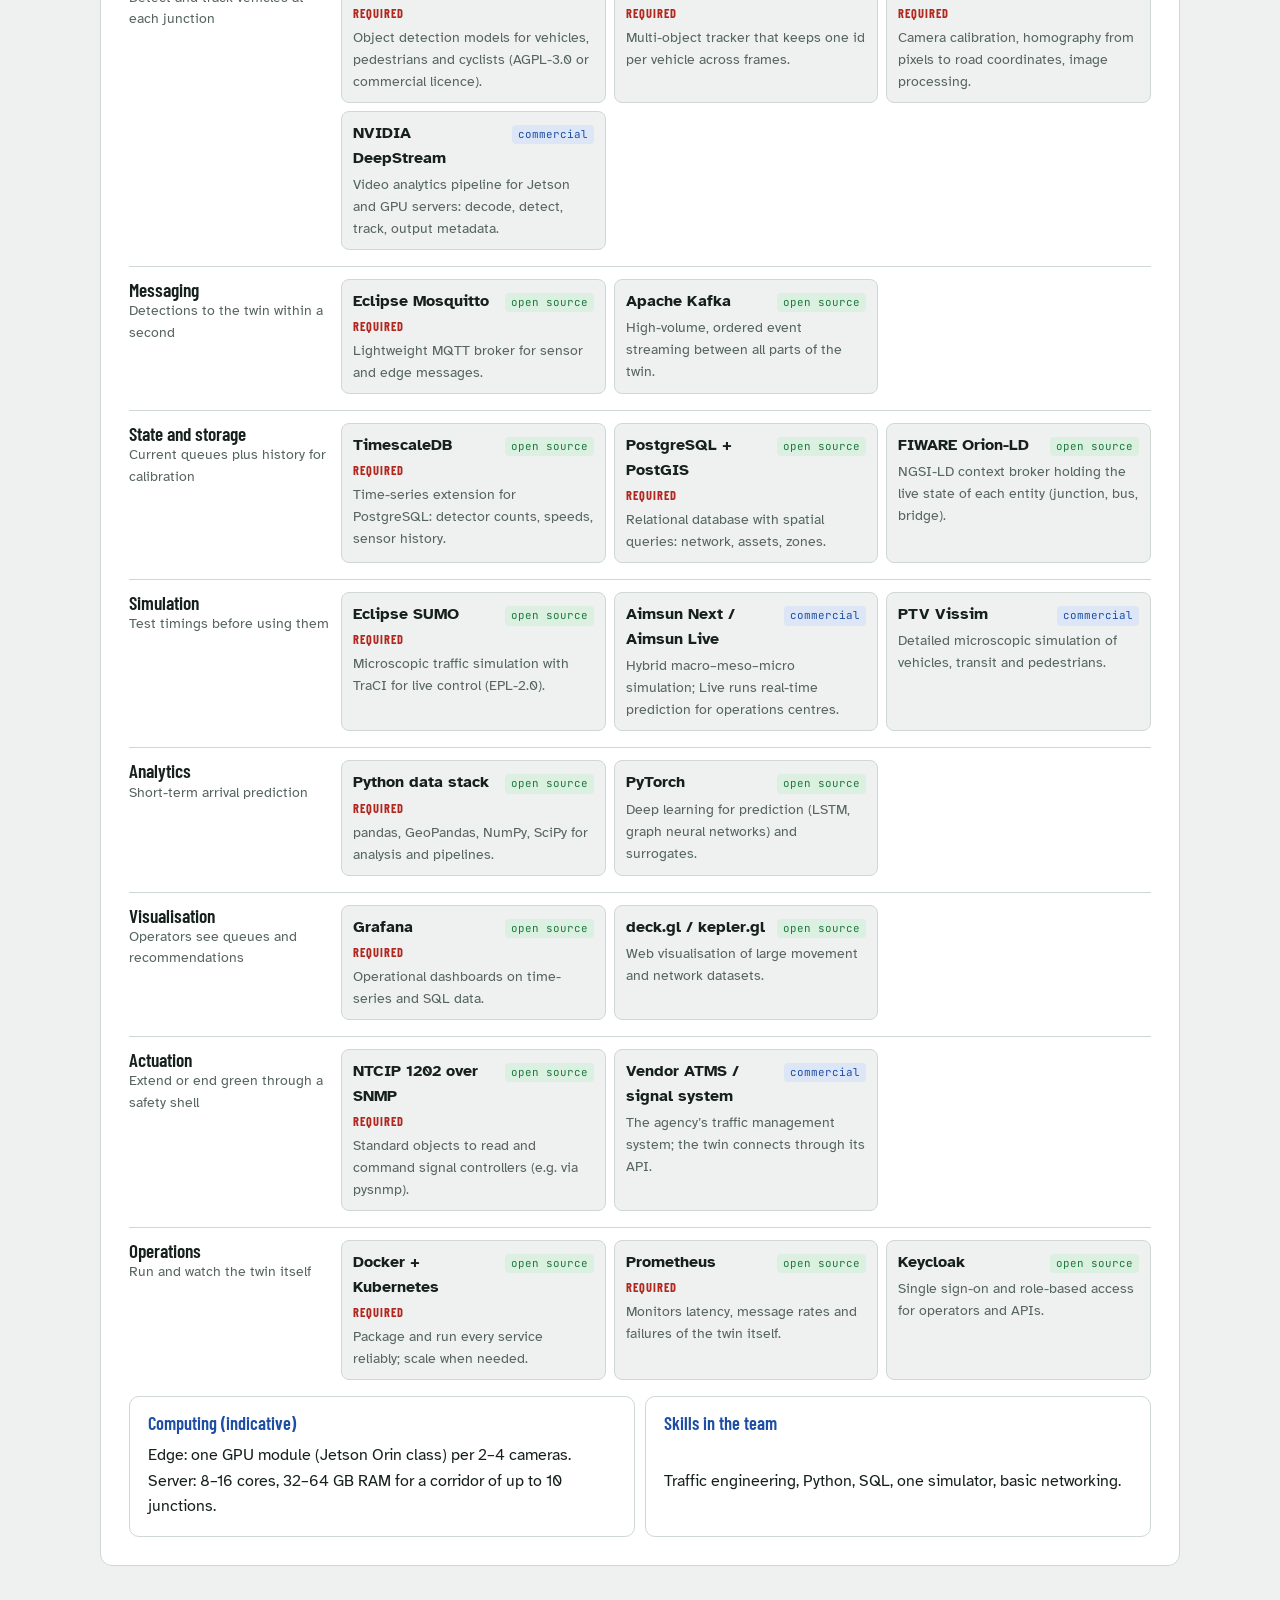
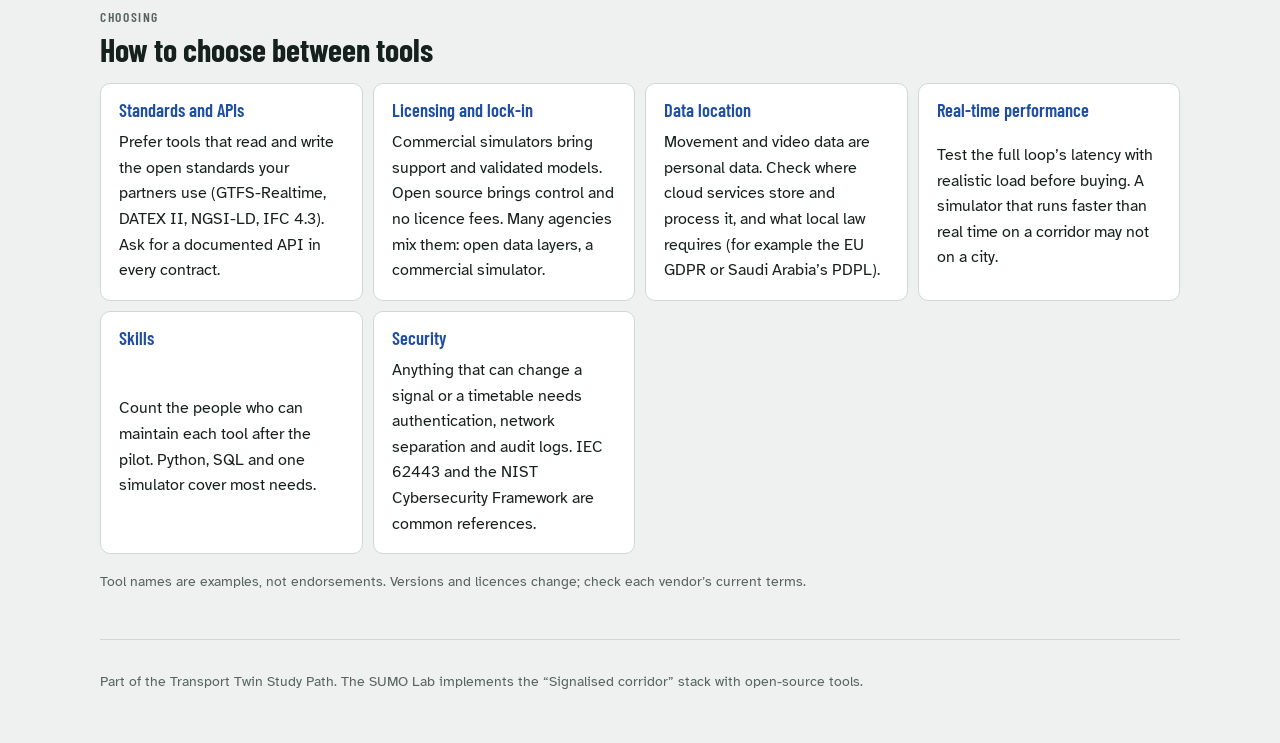
<file: software.html>
<!doctype html>
<html lang="en">
<head>
<meta charset="utf-8">
<meta name="viewport" content="width=device-width, initial-scale=1, viewport-fit=cover">
<title>Software guide · Transport Twin Study Path</title>
<meta name="description" content="Which software each type of transport digital twin needs, layer by layer, with open-source and commercial options and what each tool does.">
<link rel="preconnect" href="https://fonts.googleapis.com">
<link rel="preconnect" href="https://fonts.gstatic.com" crossorigin>
<link rel="stylesheet" href="https://fonts.googleapis.com/css2?family=Barlow+Condensed:wght@500;600;700&family=Atkinson+Hyperlegible:ital,wght@0,400;0,700;1,400&family=JetBrains+Mono:wght@400;600&display=swap">
<link rel="stylesheet" href="site.css">
<style>
.types{display:grid;grid-template-columns:repeat(auto-fit,minmax(min(100%,180px),1fr));gap:8px}
.types button{text-align:left;border:1px solid var(--line);background:var(--surface);border-radius:8px;padding:10px 12px;display:grid;gap:2px}
.types button b{font-family:var(--f-display);font-size:1.1rem;line-height:1.15}
.types button span{font-size:.8rem;color:var(--muted)}
.types button[aria-pressed="true"]{background:var(--ink);color:var(--bg);border-color:var(--ink)}
.types button[aria-pressed="true"] span{color:var(--bg);opacity:.8}
.filters{display:flex;flex-wrap:wrap;gap:10px 16px;align-items:center}
.impl{background:var(--surface);border:1px solid var(--line);border-radius:12px;padding:clamp(16px,3vw,28px);display:grid;gap:16px}
.impl header{display:grid;gap:6px;border-bottom:3px solid var(--acc);padding-bottom:12px}
.impl h2{font-size:2.2rem}
.flow{display:flex;flex-wrap:wrap;gap:6px;align-items:center;font-family:var(--f-display);font-weight:600}
.flow span{background:var(--bg);border:1px solid var(--line);border-radius:6px;padding:5px 10px}
.flow b{color:var(--muted);font-weight:400}
.layer{display:grid;grid-template-columns:200px minmax(0,1fr);gap:12px;border-top:1px solid var(--line);padding-top:12px}
@media (max-width:700px){.layer{grid-template-columns:1fr}}
.layer > div:first-child h4{font-size:1.2rem}
.layer > div:first-child p{font-size:.85rem;color:var(--muted)}
.tools{display:grid;grid-template-columns:repeat(auto-fill,minmax(min(100%,250px),1fr));gap:8px}
.tool{border:1px solid var(--line);border-radius:8px;padding:9px 11px;display:grid;gap:3px;background:var(--bg);align-content:start}
.tool .nm{display:flex;justify-content:space-between;gap:6px;align-items:baseline}
.tool .nm b{font-size:.98rem}
.tag{font-family:var(--f-mono);font-size:.68rem;border-radius:4px;padding:1px 6px;white-space:nowrap}
.tag.os{background:var(--good-soft);color:var(--good)}
.tag.com{background:var(--l2-soft);color:var(--l2)}
.tag.cloud{background:var(--l3-soft);color:var(--l3)}
.tool p{font-size:.86rem;color:var(--muted)}
.req{font-family:var(--f-display);font-size:.78rem;text-transform:uppercase;letter-spacing:.08em;color:var(--bad);font-weight:700}
.kv{display:grid;grid-template-columns:repeat(auto-fit,minmax(min(100%,260px),1fr));gap:10px}
.kv .panel h4{color:var(--acc)}
@media print{.sitebar,.hero,.types,.filters,footer,.noprint{display:none!important} body{background:#fff;padding:0} .impl{border:0} .tool{break-inside:avoid}}
</style>
</head>
<body>
<header class="sitebar"><div class="in">
  <a class="brand" href="index.html"><i></i>Transport Twin Study Path</a>
  <nav aria-label="Site"><a href="index.html">Study path</a><a href="course.html">Course</a><a href="sumo.html">SUMO Lab</a><a href="software.html" aria-current="page">Software</a><a href="slides.html">Slides</a><a href="guides.html">Study guides</a></nav>
</div></header>
<div class="wrap">
<section class="hero">
  <span class="eyebrow">Implementation · software stacks</span>
  <h1>Software guide</h1>
  <p class="lede">Which software a transport digital twin needs depends on what it twins. Pick an implementation type to see the required software layer by layer, what each tool does, and open-source, commercial and cloud options. Items marked <span class="req">required</span> are the minimum for a working twin; the rest add capability.</p>
</section>

<section class="blk" id="layers">
  <div class="blk-head"><span class="eyebrow">Common to every twin</span><h2>The eight software layers</h2><p>Every implementation type below uses these layers. What changes is the simulation or analysis engine in layer 5 and the actuation path in layer 8.</p></div>
  <div class="tbl"><table><thead><tr><th>#</th><th>Layer</th><th>What the software must do</th><th>Typical choices</th></tr></thead><tbody>
  <tr><td>1</td><td>Edge sensing</td><td>Turn raw signals (video, loops, GPS, strain) into clean measurements near the source</td><td>NVIDIA DeepStream on Jetson, OpenCV, Ultralytics YOLO, ByteTrack, Node-RED</td></tr>
  <tr><td>2</td><td>Messaging</td><td>Move measurements reliably and in order, with timestamps</td><td>Eclipse Mosquitto or EMQX (MQTT), Apache Kafka</td></tr>
  <tr><td>3</td><td>Context and twin registry</td><td>Keep the current state of every modelled object and its relationships</td><td>FIWARE Orion-LD (NGSI-LD), Eclipse Ditto, Azure Digital Twins, AWS IoT TwinMaker</td></tr>
  <tr><td>4</td><td>Storage</td><td>Keep history, geometry and time series, queryable by place and time</td><td>PostgreSQL + PostGIS, TimescaleDB, InfluxDB, object storage with Parquet</td></tr>
  <tr><td>5</td><td>Models and analytics</td><td>Estimate state, predict, simulate what-if scenarios</td><td>SUMO, Aimsun, PTV Vissim/Visum, MATSim, PyTorch, scikit-learn, OpenSees</td></tr>
  <tr><td>6</td><td>Visualisation</td><td>Show the twin on maps, in 3D and on dashboards</td><td>CesiumJS, deck.gl, Unreal Engine or Unity, Grafana, QGIS, ArcGIS</td></tr>
  <tr><td>7</td><td>Integration and APIs</td><td>Expose data and decisions to other systems using standards</td><td>REST/GraphQL APIs, GTFS-Realtime, DATEX II, NGSI-LD, OGC APIs</td></tr>
  <tr><td>8</td><td>Actuation and operations</td><td>Send decisions back safely; deploy, monitor and secure everything</td><td>NTCIP/SNMP to controllers, operator consoles, Docker, Kubernetes, Prometheus, Keycloak</td></tr>
  </tbody></table></div>
</section>

<section class="blk" id="types">
  <div class="blk-head"><span class="eyebrow">By implementation type</span><h2>Choose what you are twinning</h2></div>
  <div class="types" id="typeBtns"></div>
  <div class="filters"><span class="eyebrow">Show</span><div class="seg" id="lic"><button data-f="all" aria-pressed="true">All tools</button><button data-f="os" aria-pressed="false">Open source</button><button data-f="com" aria-pressed="false">Commercial and cloud</button></div><label class="note"><input type="checkbox" id="reqOnly"> Required only</label><button class="btn ghost noprint" id="print">Print this stack</button></div>
  <article class="impl" id="impl"></article>
</section>

<section class="blk" id="choose">
  <div class="blk-head"><span class="eyebrow">Choosing</span><h2>How to choose between tools</h2></div>
  <div class="kv">
    <div class="panel"><h4>Standards and APIs</h4><p>Prefer tools that read and write the open standards your partners use (GTFS-Realtime, DATEX II, NGSI-LD, IFC 4.3). Ask for a documented API in every contract.</p></div>
    <div class="panel"><h4>Licensing and lock-in</h4><p>Commercial simulators bring support and validated models. Open source brings control and no licence fees. Many agencies mix them: open data layers, a commercial simulator.</p></div>
    <div class="panel"><h4>Data location</h4><p>Movement and video data are personal data. Check where cloud services store and process it, and what local law requires (for example the EU GDPR or Saudi Arabia’s PDPL).</p></div>
    <div class="panel"><h4>Real-time performance</h4><p>Test the full loop’s latency with realistic load before buying. A simulator that runs faster than real time on a corridor may not on a city.</p></div>
    <div class="panel"><h4>Skills</h4><p>Count the people who can maintain each tool after the pilot. Python, SQL and one simulator cover most needs.</p></div>
    <div class="panel"><h4>Security</h4><p>Anything that can change a signal or a timetable needs authentication, network separation and audit logs. IEC 62443 and the NIST Cybersecurity Framework are common references.</p></div>
  </div>
  <p class="note">Tool names are examples, not endorsements. Versions and licences change; check each vendor’s current terms.</p>
</section>
<footer class="site">Part of the Transport Twin Study Path. The SUMO Lab implements the “Signalised corridor” stack with open-source tools.</footer>
</div>
<script>
/* tool: [name, licence: os|com|cloud, what it does] */
const T={
deepstream:["NVIDIA DeepStream","com","Video analytics pipeline for Jetson and GPU servers: decode, detect, track, output metadata."],
yolo:["Ultralytics YOLO","os","Object detection models for vehicles, pedestrians and cyclists (AGPL-3.0 or commercial licence)."],
bytetrack:["ByteTrack","os","Multi-object tracker that keeps one id per vehicle across frames."],
opencv:["OpenCV","os","Camera calibration, homography from pixels to road coordinates, image processing."],
mosq:["Eclipse Mosquitto","os","Lightweight MQTT broker for sensor and edge messages."],
emqx:["EMQX","os","Scalable MQTT broker with clustering; enterprise edition available."],
kafka:["Apache Kafka","os","High-volume, ordered event streaming between all parts of the twin."],
orion:["FIWARE Orion-LD","os","NGSI-LD context broker holding the live state of each entity (junction, bus, bridge)."],
ditto:["Eclipse Ditto","os","Framework for managing digital twins of devices and their state."],
adt:["Azure Digital Twins","cloud","Managed twin graph service with a modelling language (DTDL)."],
twinmaker:["AWS IoT TwinMaker","cloud","Managed service linking data sources to 3D scenes and twin entities."],
postgis:["PostgreSQL + PostGIS","os","Relational database with spatial queries: network, assets, zones."],
timescale:["TimescaleDB","os","Time-series extension for PostgreSQL: detector counts, speeds, sensor history."],
influx:["InfluxDB","os","Time-series database for high-rate sensor data."],
flink:["Apache Flink","os","Stream processing: clean, aggregate and join data as it arrives."],
python:["Python data stack","os","pandas, GeoPandas, NumPy, SciPy for analysis and pipelines."],
pytorch:["PyTorch","os","Deep learning for prediction (LSTM, graph neural networks) and surrogates."],
pyg:["PyTorch Geometric","os","Graph neural networks on road and transit networks."],
sklearn:["scikit-learn","os","Classical machine learning: regression, classification, anomaly detection."],
mlflow:["MLflow","os","Tracks model versions, experiments and deployments."],
sumo:["Eclipse SUMO","os","Microscopic traffic simulation with TraCI for live control (EPL-2.0)."],
aimsun:["Aimsun Next / Aimsun Live","com","Hybrid macro–meso–micro simulation; Live runs real-time prediction for operations centres."],
vissim:["PTV Vissim","com","Detailed microscopic simulation of vehicles, transit and pedestrians."],
visum:["PTV Visum","com","Macroscopic multimodal planning and demand models."],
optima:["PTV Optima","com","Real-time traffic model and short-term prediction for operations."],
matsim:["MATSim","os","Agent-based simulation of whole-day travel for large cities."],
carla:["CARLA","os","Driving simulator with sensor models for automated vehicles; co-simulates with SUMO."],
autoware:["Autoware","os","Open automated-driving software stack on ROS 2."],
ros:["ROS 2","os","Robotics middleware connecting vehicle software components."],
esmini:["esmini / OpenSCENARIO","os","Runs ASAM OpenSCENARIO test scenarios on OpenDRIVE roads."],
carmaker:["IPG CarMaker","com","Commercial vehicle dynamics and ADAS testing environment."],
otp:["OpenTripPlanner","os","Multimodal journey planning from GTFS and OpenStreetMap."],
gtfsval:["GTFS validators","os","Check schedule and realtime feeds before the twin trusts them."],
opentrack:["OpenTrack","com","Railway operations simulation for timetables and disruptions."],
railsys:["RailSys","com","Railway timetable construction and capacity simulation."],
jsprit:["jsprit","os","Vehicle routing optimisation for delivery tours."],
ortools:["Google OR-Tools","os","Optimisation solvers for routing, scheduling and assignment."],
anylogic:["AnyLogic","com","Multi-method simulation for ports, terminals, warehouses and fleets."],
opensees:["OpenSees","os","Structural finite-element analysis of bridges under load and earthquakes."],
fe:["ANSYS / Abaqus","com","Commercial finite-element analysis for detailed structural models."],
itwin:["Bentley iTwin","com","Infrastructure twin platform linking engineering models (roads, rail, bridges) with live data."],
civil3d:["Autodesk Civil 3D","com","Design models of roads and corridors; export to IFC."],
ifcos:["IfcOpenShell","os","Read, write and query IFC 4.3 models in Python."],
cloudcompare:["CloudCompare","os","Process and compare point clouds from laser scanning."],
pix4d:["Pix4D / DJI Terra","com","Photogrammetry from drone images to 3D models and orthophotos."],
qgis:["QGIS","os","Desktop GIS for network editing, mapping and spatial analysis."],
arcgis:["ArcGIS","com","Enterprise GIS with 3D scenes and digital twin tooling."],
cesium:["CesiumJS","os","Web 3D globe and 3D Tiles for city-scale twins (Apache-2.0)."],
deckgl:["deck.gl / kepler.gl","os","Web visualisation of large movement and network datasets."],
unreal:["Unreal Engine / Unity","com","Photorealistic 3D for public engagement and simulators."],
grafana:["Grafana","os","Operational dashboards on time-series and SQL data."],
snmp:["NTCIP 1202 over SNMP","os","Standard objects to read and command signal controllers (e.g. via pysnmp)."],
atms:["Vendor ATMS / signal system","com","The agency’s traffic management system; the twin connects through its API."],
cadavl:["Operator CAD/AVL system","com","Bus dispatch system that receives holding or dispatch instructions."],
cmms:["Asset management system (CMMS)","com","Work orders and inspection records for maintenance decisions."],
docker:["Docker + Kubernetes","os","Package and run every service reliably; scale when needed."],
prom:["Prometheus","os","Monitors latency, message rates and failures of the twin itself."],
keycloak:["Keycloak","os","Single sign-on and role-based access for operators and APIs."],
nodered:["Node-RED","os","Low-code wiring of sensors, gateways and APIs at the edge."],
streamlit:["Streamlit","os","Quick analyst tools and what-if apps in Python."],
pavement:["AASHTOWare Pavement ME","com","Mechanistic–empirical pavement performance prediction."],
};
/* implementation: [title, short, purpose, flow, layers: [[layer name, why, [[toolKey, required?]]]], compute, skills] */
const IMPL={
signal:["Signalised corridor","Junctions and arterials","Adjusts signal timings from live queues and arrivals; the SUMO Lab implements this one.",
 ["Cameras and loops","Edge detection","MQTT","Twin state","Look-ahead simulation","Signal controller"],
 [["Edge sensing","Detect and track vehicles at each junction",[["yolo",1],["bytetrack",1],["opencv",1],["deepstream",0]]],
  ["Messaging","Detections to the twin within a second",[["mosq",1],["kafka",0]]],
  ["State and storage","Current queues plus history for calibration",[["timescale",1],["postgis",1],["orion",0]]],
  ["Simulation","Test timings before using them",[["sumo",1],["aimsun",0],["vissim",0]]],
  ["Analytics","Short-term arrival prediction",[["python",1],["pytorch",0]]],
  ["Visualisation","Operators see queues and recommendations",[["grafana",1],["deckgl",0]]],
  ["Actuation","Extend or end green through a safety shell",[["snmp",1],["atms",0]]],
  ["Operations","Run and watch the twin itself",[["docker",1],["prom",1],["keycloak",0]]]],
 "Edge: one GPU module (Jetson Orin class) per 2–4 cameras. Server: 8–16 cores, 32–64 GB RAM for a corridor of up to 10 junctions.",
 "Traffic engineering, Python, SQL, one simulator, basic networking."],
highway:["Highway and motorway","Ramp metering, speed limits, incidents","Predicts congestion and incidents minutes ahead and sets variable speed limits, ramp meters and diversion messages.",
 ["Loops, radar, probe GPS","Stream processing","State estimation","Prediction","Strategy test","ATMS"],
 [["Data ingest","Loop and radar feeds, probe speeds, incidents",[["kafka",1],["flink",0],["nodered",0]]],
  ["Storage","Lane-level history for every detector",[["timescale",1],["postgis",1]]],
  ["State estimation and prediction","Speeds on every segment, 5–30 min ahead",[["python",1],["pytorch",1],["pyg",0],["mlflow",0]]],
  ["Simulation","Compare speed-limit and diversion plans",[["aimsun",0],["optima",0],["sumo",0]]],
  ["Integration","Share with navigation providers and neighbours",[["orion",0]]],
  ["Visualisation","Control room view",[["grafana",1],["deckgl",0],["arcgis",0]]],
  ["Actuation","Signs, meters and speed limits",[["atms",1]]],
  ["Operations","Reliability and access control",[["docker",1],["prom",1],["keycloak",1]]]],
 "Streaming cluster of 3+ nodes for a regional network; GPU optional for training models.",
 "Traffic flow theory, data engineering, machine learning, control-room operations."],
transit:["Public transport","Bus and metro operations","Mirrors every vehicle and passenger load to prevent bunching, adjust dispatching and inform passengers.",
 ["AVL and APC","GTFS-Realtime","Twin state","Headway prediction","Holding decision","CAD/AVL"],
 [["Feeds","Schedules and live vehicles",[["gtfsval",1],["kafka",0],["mosq",0]]],
  ["Storage","Trips, stops, loads, history",[["postgis",1],["timescale",1]]],
  ["Models","Travel times, loads, holding and dispatch",[["python",1],["sklearn",0],["pytorch",0],["matsim",0],["visum",0]]],
  ["Journey and passenger","What riders see",[["otp",0]]],
  ["Visualisation","Dispatcher and planner views",[["grafana",1],["deckgl",0],["qgis",0]]],
  ["Actuation","Instructions to drivers",[["cadavl",1]]],
  ["Operations","Run and secure",[["docker",1],["prom",0],["keycloak",0]]]],
 "A single server (8 cores, 32 GB) handles a city bus network; add stream processing for very large fleets.",
 "Transit operations, GTFS, Python, SQL."],
rail:["Rail","Track, trains and timetables","Combines train positions, timetables and asset condition to recover from disruption and plan maintenance.",
 ["Train positions","Condition sensors","Twin state","Timetable simulation","Dispatcher advice"],
 [["Ingest","Signalling, positions and sensors",[["kafka",1]]],
  ["Storage","Infrastructure model and history",[["postgis",1],["timescale",1],["ifcos",0]]],
  ["Simulation","Timetable recovery and capacity",[["opentrack",0],["railsys",0]]],
  ["Asset models","Track geometry and component health",[["python",1],["sklearn",0],["itwin",0]]],
  ["Visualisation","Network and asset views",[["grafana",1],["cesium",0]]],
  ["Actuation","Advice to dispatchers and maintenance",[["cmms",1]]],
  ["Operations","Safety-grade separation from signalling",[["docker",1],["keycloak",1],["prom",1]]]],
 "Server class depends on network size; signalling interfaces need certified, separated networks.",
 "Railway operations, timetabling, reliability engineering, data engineering."],
assets:["Roads and bridges","Asset condition and maintenance","Tracks the condition of pavements, bridges and tunnels to schedule inspection and repair before failure.",
 ["Survey and sensors","3D and BIM model","Condition history","Deterioration model","Work orders"],
 [["Capture","Drone, laser and survey data",[["pix4d",0],["cloudcompare",1]]],
  ["Design and BIM","Geometry of each asset",[["ifcos",1],["civil3d",0],["itwin",0]]],
  ["Sensing","Strain, vibration, roughness",[["mosq",1],["timescale",1]]],
  ["Structural and pavement models","Load capacity and deterioration",[["opensees",0],["fe",0],["pavement",0],["python",1]]],
  ["Storage","Asset register and history",[["postgis",1]]],
  ["Visualisation","3D view of condition",[["cesium",1],["qgis",0],["arcgis",0]]],
  ["Actuation","Inspection and repair orders",[["cmms",1]]]],
 "Modest servers for data; workstations with GPUs for point clouds and finite-element runs.",
 "Structural or pavement engineering, BIM, GIS, data analysis."],
freight:["Freight, logistics and ports","Last-mile, terminals, ports","Coordinates delivery fleets, loading zones and terminal operations to cut delay and emissions.",
 ["Fleet GPS","Bay sensors","Twin state","Routing and terminal simulation","Dispatch"],
 [["Ingest","Fleet positions and bay occupancy",[["mosq",1],["kafka",0]]],
  ["Storage","Orders, vehicles, bays",[["postgis",1],["timescale",0]]],
  ["Optimisation","Routes and schedules",[["ortools",1],["jsprit",0]]],
  ["Simulation","City traffic and terminal operations",[["matsim",0],["sumo",0],["anylogic",0]]],
  ["Visualisation","Operator and city views",[["grafana",1],["deckgl",0]]],
  ["Operations","Run and secure",[["docker",1],["keycloak",0]]]],
 "A single server for a city pilot; optimisation scales with fleet size.",
 "Logistics, operations research, Python."],
cav:["Connected and automated vehicles","Testing and cooperative driving","Recreates roads, traffic and sensors so automated vehicles can be tested on rare and dangerous situations safely.",
 ["HD map","Traffic simulation","Vehicle and sensor simulation","Driving stack","Scenario results"],
 [["Road description","Lanes and signals in standard formats",[["esmini",1]]],
  ["Traffic","Realistic surrounding traffic",[["sumo",1],["vissim",0]]],
  ["Vehicle and sensors","Camera, lidar, radar models",[["carla",1],["carmaker",0],["unreal",0]]],
  ["Driving software","The system under test",[["ros",1],["autoware",0]]],
  ["Analytics","Safety measures from runs",[["python",1],["mlflow",0]]],
  ["Operations","Many runs in parallel",[["docker",1]]]],
 "Workstations or cloud machines with strong GPUs (one per simulator instance).",
 "Robotics, vehicle dynamics, simulation, Python and C++."],
city:["City-scale planning twin","Strategic and land-use planning","Tests new lines, road changes and developments across the whole city before committing money.",
 ["Census and surveys","Demand model","City simulation","3D city","Public engagement"],
 [["Data","Population, land use, networks",[["postgis",1],["qgis",1]]],
  ["Demand and simulation","Who travels where and how",[["matsim",0],["visum",0],["sumo",0]]],
  ["Transit","Journey planning",[["otp",0]]],
  ["3D city","Buildings and streets",[["cesium",1],["arcgis",0],["unreal",0]]],
  ["Analytics","Scenario comparison",[["python",1],["streamlit",0]]],
  ["Platform","Shared state with other city systems",[["orion",0],["adt",0],["twinmaker",0]]]],
 "Batch computing: multi-core servers for large agent-based runs (hours per scenario).",
 "Transport planning, GIS, demand modelling, communication with the public."]
};
const $=s=>document.querySelector(s);
let cur="signal", lic="all";
$("#typeBtns").innerHTML=Object.entries(IMPL).map(([k,v])=>`<button data-k="${k}" aria-pressed="${k===cur}"><b>${v[0]}</b><span>${v[1]}</span></button>`).join("");
const LBL={os:"open source",com:"commercial",cloud:"cloud service"};
function show(){
  const I=IMPL[cur], req=$("#reqOnly").checked;
  document.querySelectorAll("#typeBtns button").forEach(b=>b.setAttribute("aria-pressed",String(b.dataset.k===cur)));
  const layers=I[4].map(([n,why,tools])=>{
    const list=tools.filter(([k,r])=>(!req||r)&&(lic==="all"||(lic==="os"?T[k][1]==="os":T[k][1]!=="os")));
    if(!list.length)return "";
    return `<div class="layer"><div><h4>${n}</h4><p>${why}</p></div><div class="tools">${list.map(([k,r])=>{const t=T[k];return `<div class="tool"><div class="nm"><b>${t[0]}</b><span class="tag ${t[1]}">${LBL[t[1]]}</span></div>${r?'<span class="req">Required</span>':""}<p>${t[2]}</p></div>`}).join("")}</div></div>`;}).join("");
  $("#impl").innerHTML=`<header><span class="eyebrow">Implementation type</span><h2>${I[0]}</h2><p>${I[2]}</p><div class="flow">${I[3].map((s,i)=>(i?"<b>→</b>":"")+`<span>${s}</span>`).join("")}</div></header>
   ${layers||'<p class="note">No tools match these filters.</p>'}
   <div class="kv"><div class="panel"><h4>Computing (indicative)</h4><p>${I[5]}</p></div><div class="panel"><h4>Skills in the team</h4><p>${I[6]}</p></div></div>`;
  try{history.replaceState(null,"","#"+cur)}catch(e){}
}
document.querySelectorAll("#typeBtns button").forEach(b=>b.onclick=()=>{cur=b.dataset.k;show()});
document.querySelectorAll("#lic button").forEach(b=>b.onclick=()=>{lic=b.dataset.f;document.querySelectorAll("#lic button").forEach(x=>x.setAttribute("aria-pressed",String(x===b)));show()});
$("#reqOnly").onchange=show; $("#print").onclick=()=>window.print();
const h=(location.hash||"").slice(1); if(IMPL[h])cur=h; show();
</script>
</body>
</html>
</file>
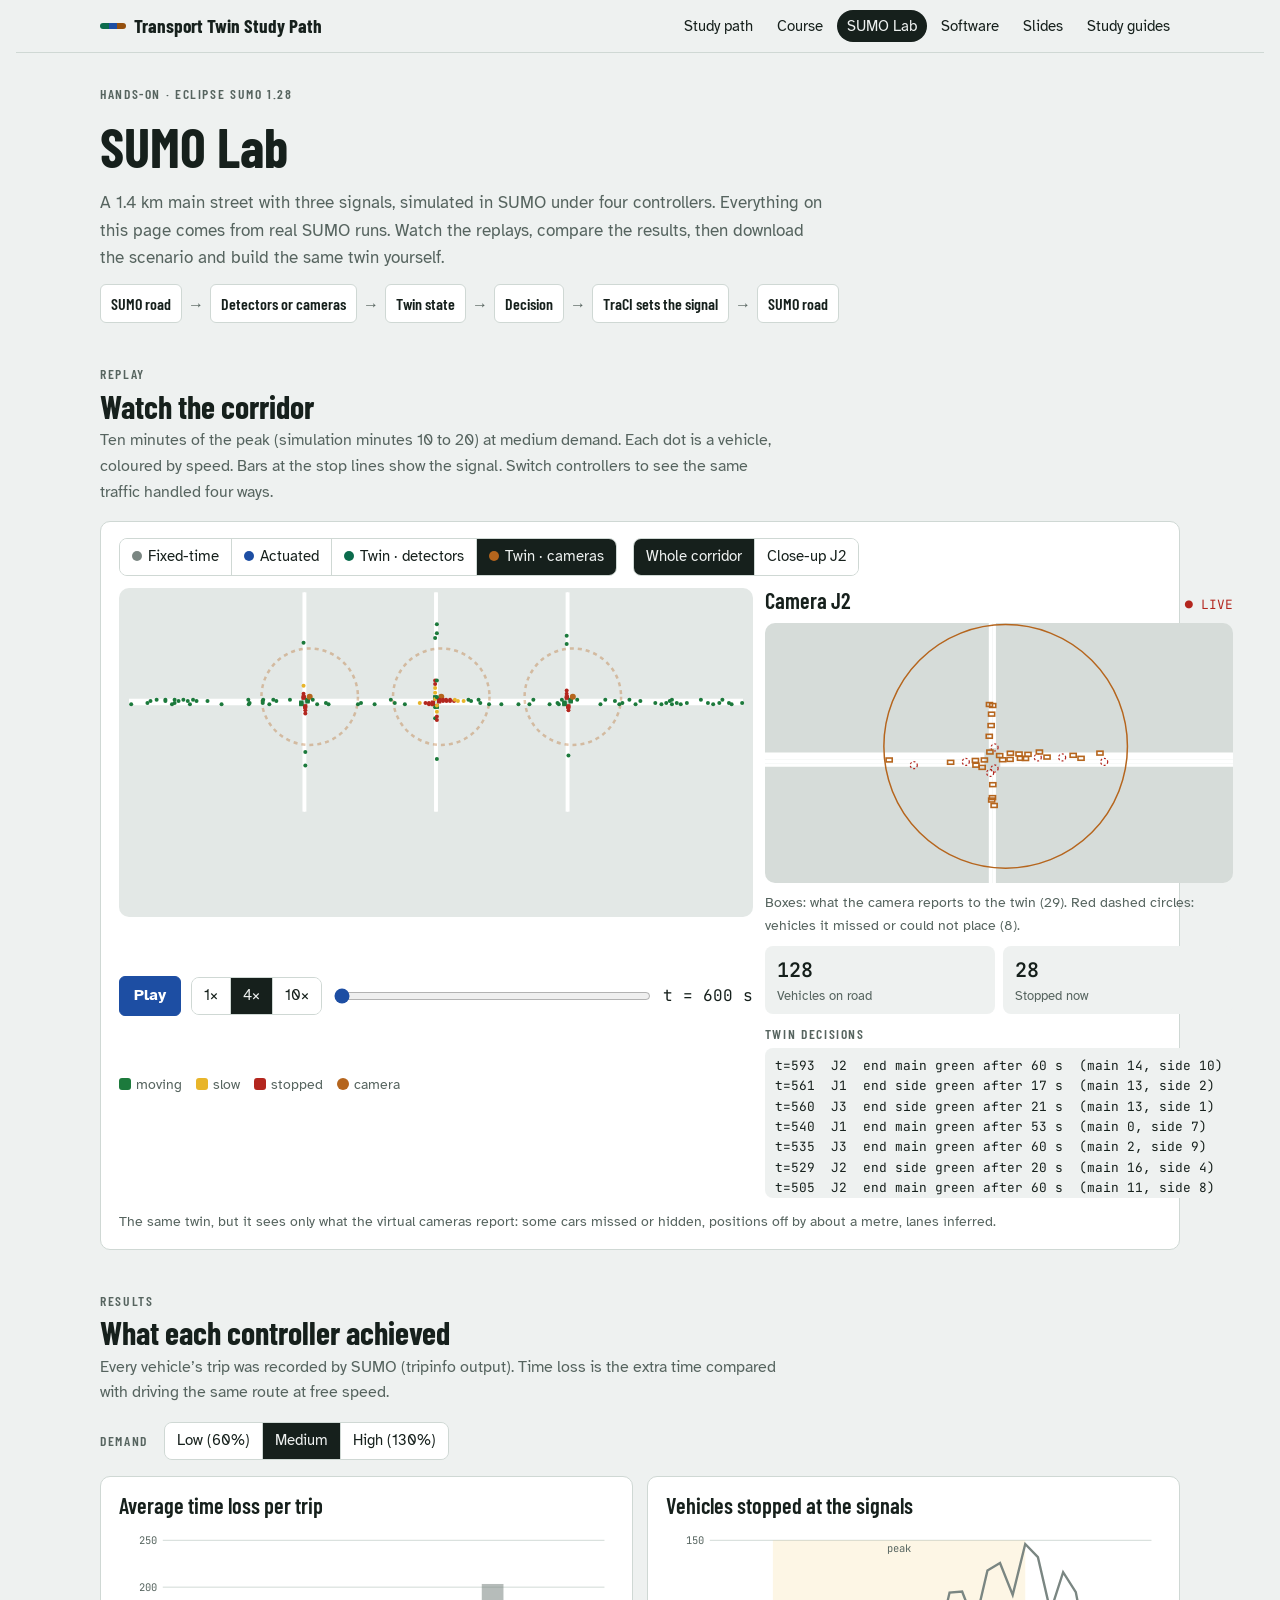
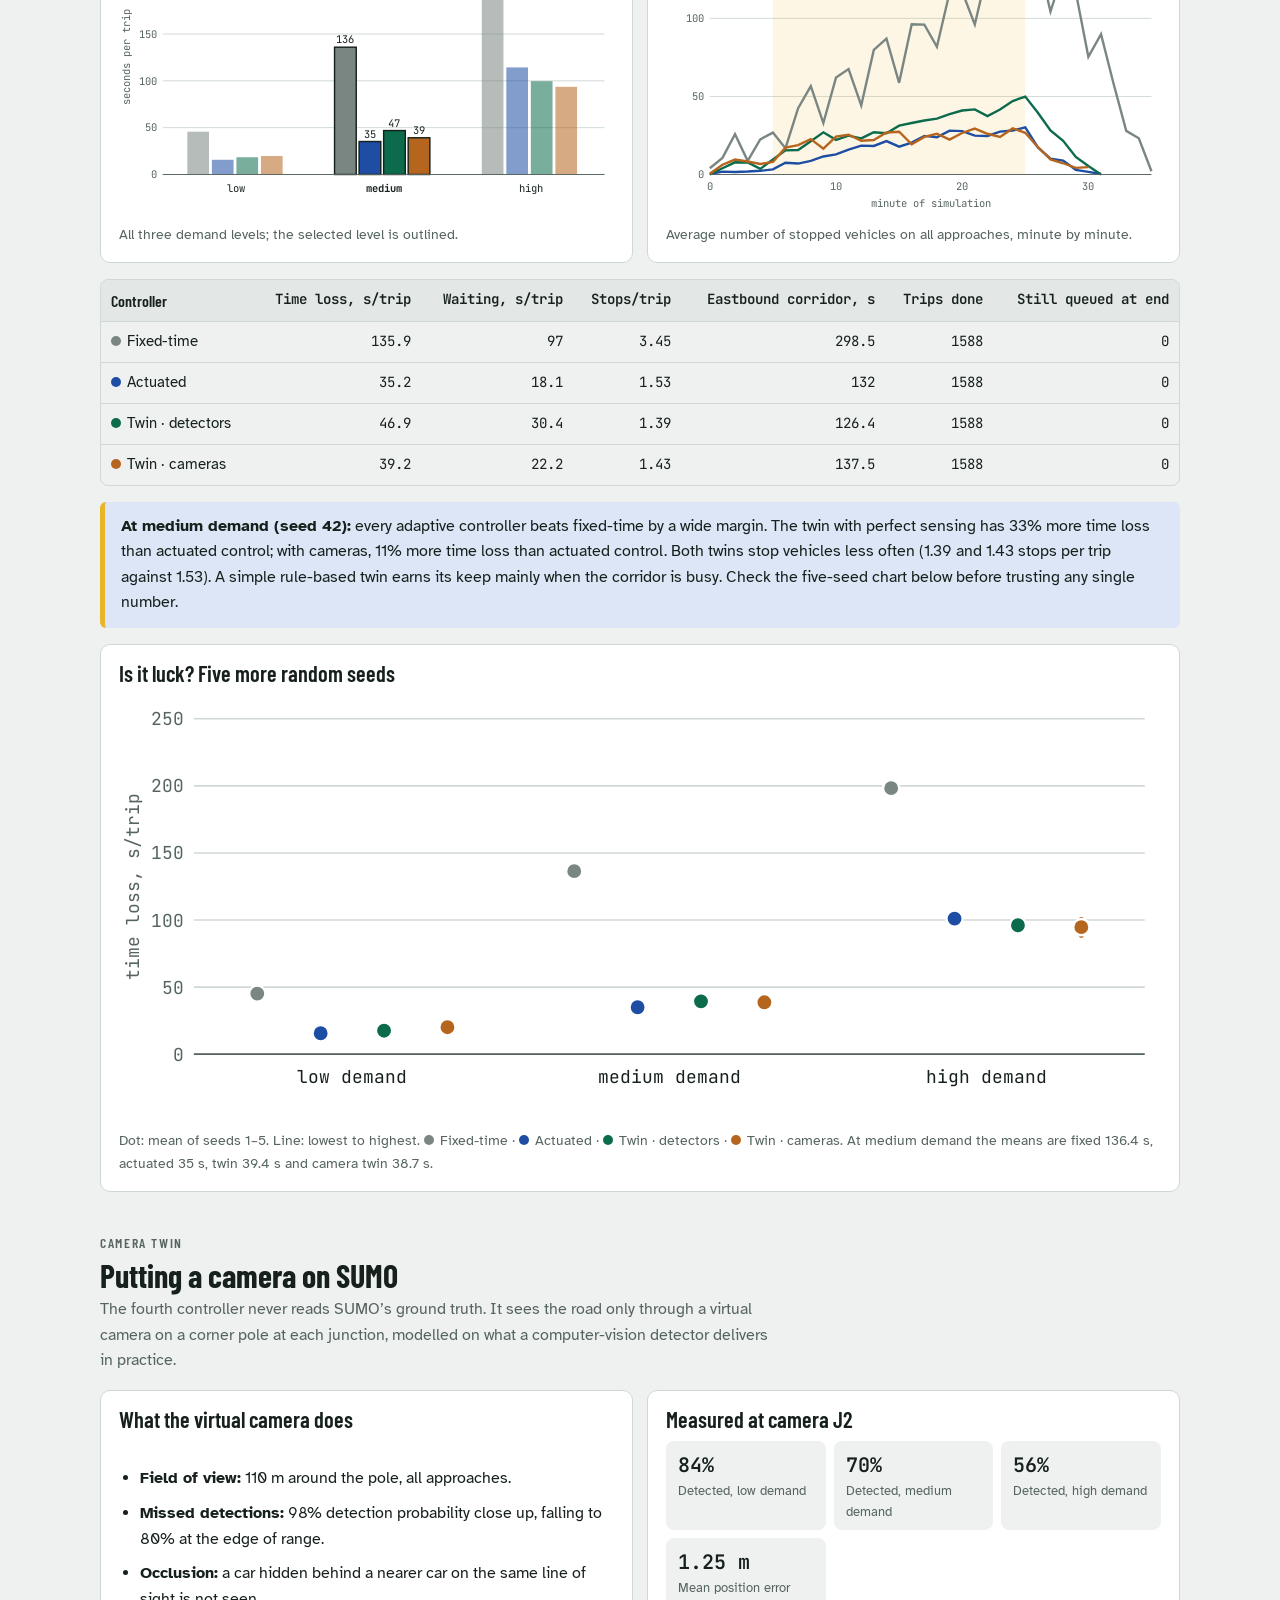
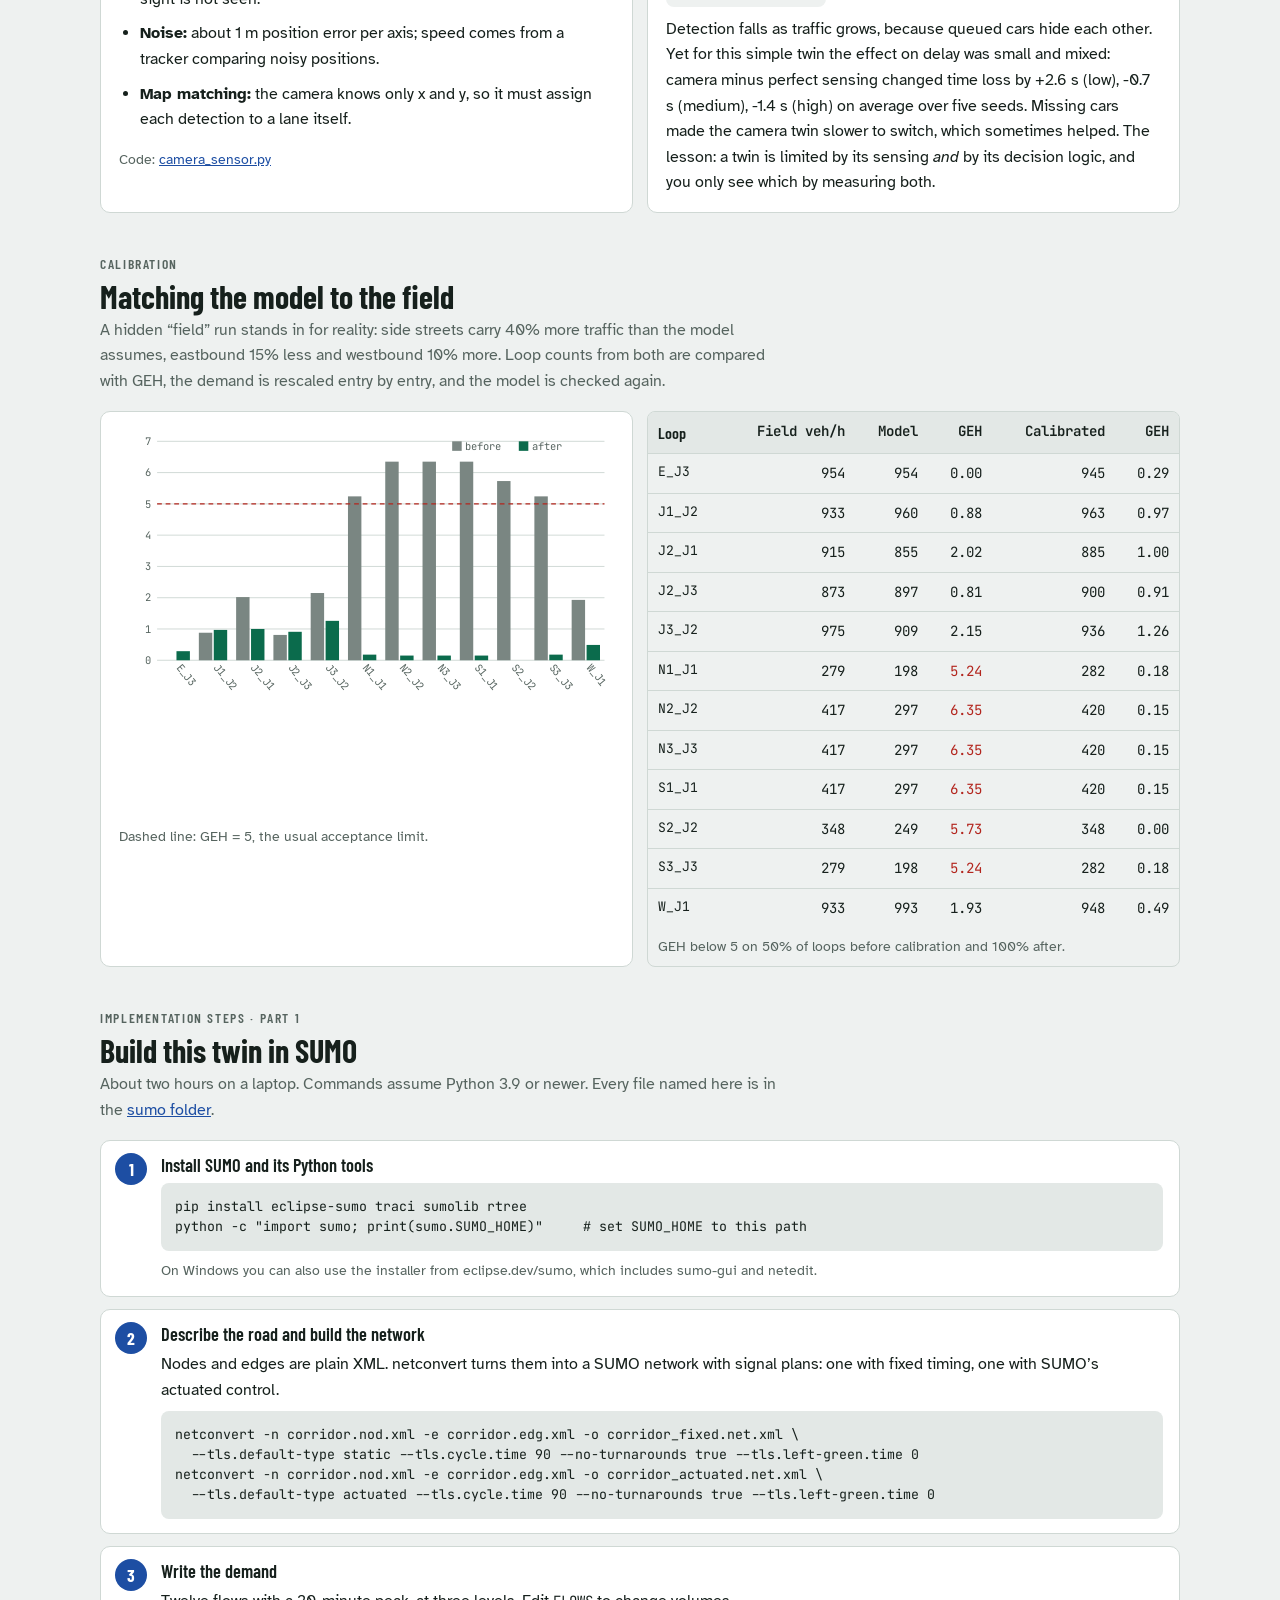
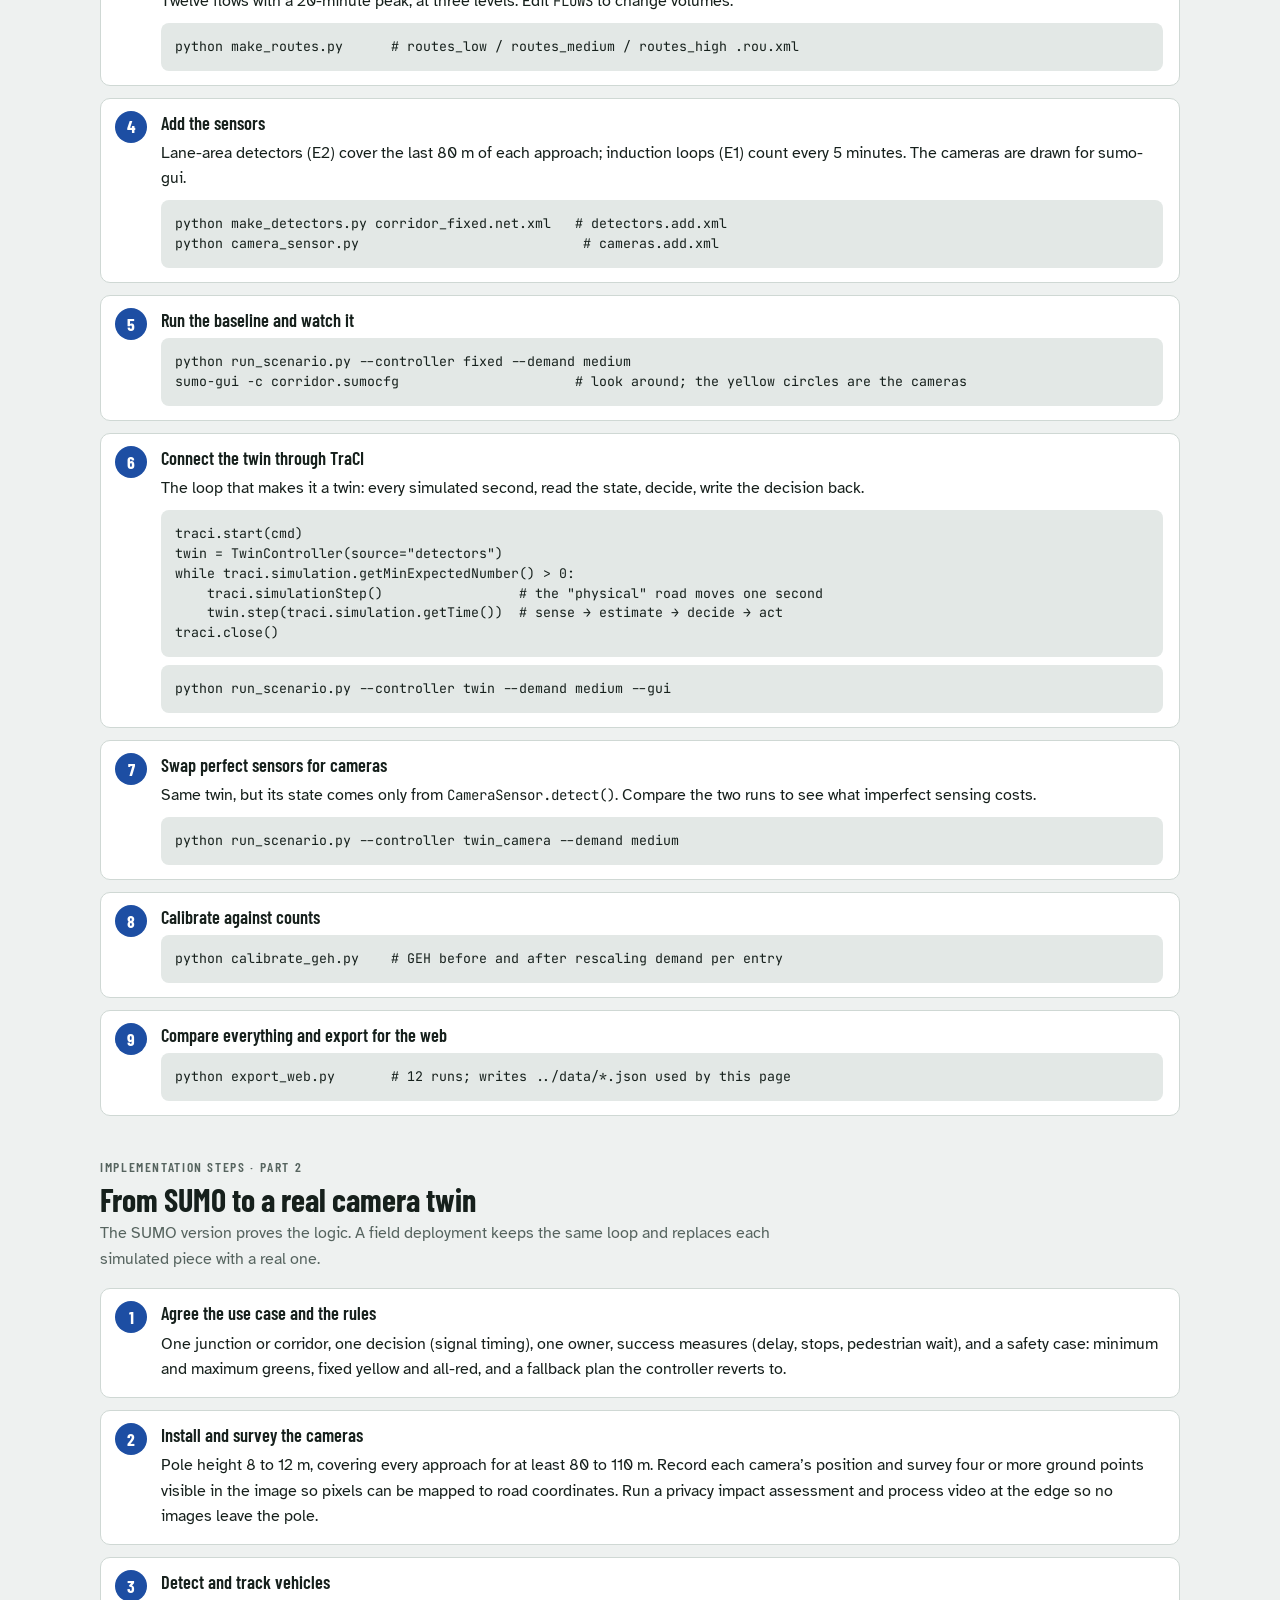
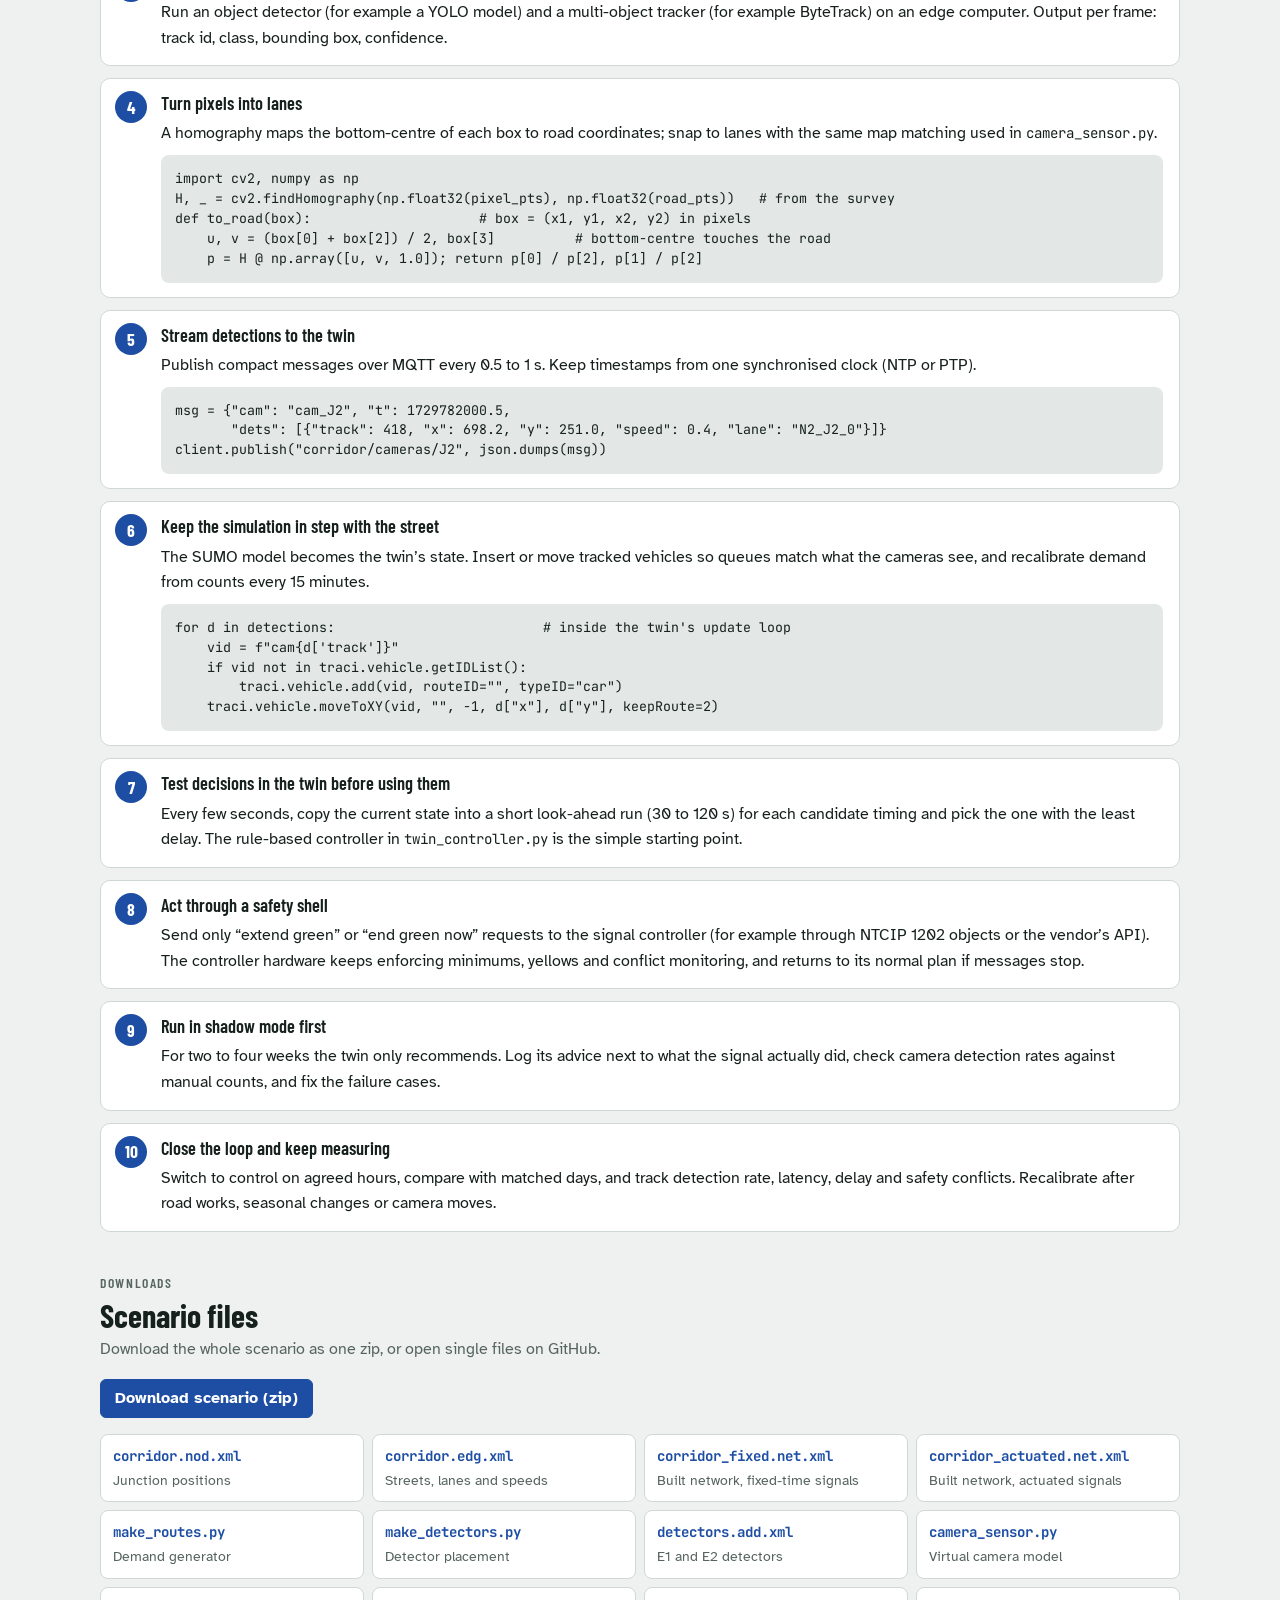
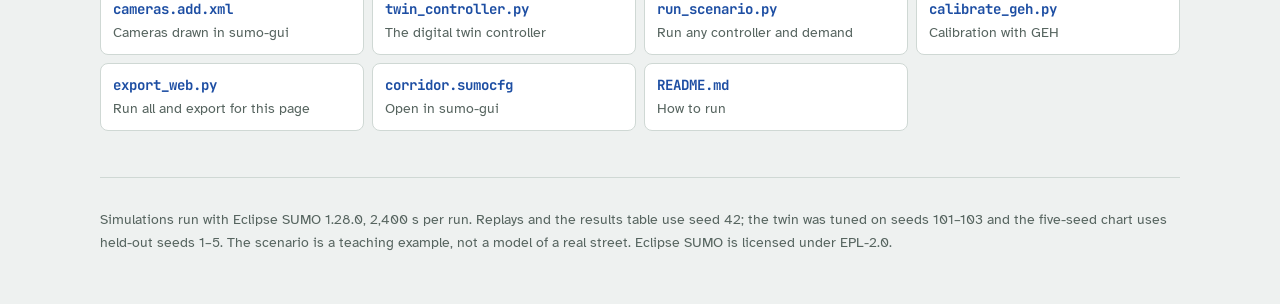
<file: sumo.html>
<!doctype html>
<html lang="en">
<head>
<meta charset="utf-8">
<meta name="viewport" content="width=device-width, initial-scale=1, viewport-fit=cover">
<title>SUMO Lab · Transport Twin Study Path</title>
<meta name="description" content="Real Eclipse SUMO runs of a three-signal corridor: fixed-time, actuated, a digital twin controller, and a twin that sees the road only through virtual cameras.">
<link rel="preconnect" href="https://fonts.googleapis.com">
<link rel="preconnect" href="https://fonts.gstatic.com" crossorigin>
<link rel="stylesheet" href="https://fonts.googleapis.com/css2?family=Barlow+Condensed:wght@500;600;700&family=Atkinson+Hyperlegible:ital,wght@0,400;0,700;1,400&family=JetBrains+Mono:wght@400;600&display=swap">
<link rel="stylesheet" href="site.css">
<style>
.viewer{display:grid;gap:12px}
.vbar{display:flex;flex-wrap:wrap;gap:10px 16px;align-items:center}
.stage{position:relative;background:var(--sunk);border-radius:10px;overflow:hidden}
canvas{display:block;width:100%}
.split{display:grid;grid-template-columns:minmax(0,1.6fr) minmax(0,1fr);gap:12px}
@media (max-width:820px){.split{grid-template-columns:1fr}}
.timebar{display:flex;gap:10px;align-items:center}
.timebar input{flex:1;accent-color:var(--acc)}
.clock{font-family:var(--f-mono);font-variant-numeric:tabular-nums;min-width:9ch}
.camhead{display:flex;justify-content:space-between;align-items:baseline;gap:8px;flex-wrap:wrap}
.rec{font-family:var(--f-mono);font-size:.8rem;color:var(--bad)}
.legend{display:flex;flex-wrap:wrap;gap:6px 14px;font-size:.85rem;color:var(--muted)}
.legend i{display:inline-block;width:12px;height:12px;border-radius:3px;margin-right:5px;vertical-align:-1px}
.log{font-family:var(--f-mono);font-size:.8rem;max-height:150px;overflow:auto;background:var(--bg);border-radius:8px;padding:8px 10px;white-space:pre}
svg.chart{width:100%;height:auto;display:block}
svg.chart text{font-family:var(--f-mono);font-size:11px;fill:var(--muted)}
svg.chart .grid{stroke:var(--line)}
svg.chart .ax{stroke:var(--muted)}
.ctrl-dot{display:inline-block;width:10px;height:10px;border-radius:50%;margin-right:6px}
ol.steps{margin:0;padding-left:0;list-style:none;counter-reset:s;display:grid;gap:12px}
ol.steps > li{counter-increment:s;background:var(--surface);border:1px solid var(--line);border-radius:10px;padding:14px 16px 14px 60px;position:relative;display:grid;gap:8px;min-width:0}
ol.steps > li::before{content:counter(s);position:absolute;left:14px;top:12px;width:32px;height:32px;border-radius:50%;background:var(--acc);color:var(--on-acc);display:grid;place-items:center;font-family:var(--f-display);font-weight:700;font-size:1.1rem}
ol.steps h4{color:var(--ink)}
.pipeline{display:flex;flex-wrap:wrap;gap:6px;align-items:center;font-family:var(--f-display);font-weight:600}
.pipeline span{background:var(--surface);border:1px solid var(--line);border-radius:6px;padding:6px 10px}
.pipeline b{color:var(--muted);font-weight:400}
.files{display:grid;grid-template-columns:repeat(auto-fit,minmax(min(100%,250px),1fr));gap:8px}
.files a{display:grid;gap:2px;text-decoration:none;color:var(--ink);background:var(--surface);border:1px solid var(--line);border-radius:8px;padding:10px 12px}
.files a:hover{border-color:var(--acc)}
.files a b{font-family:var(--f-mono);font-size:.88rem;color:var(--acc)}
.files a span{font-size:.85rem;color:var(--muted)}
.load{padding:40px;text-align:center;color:var(--muted)}
</style>
</head>
<body>
<header class="sitebar"><div class="in">
  <a class="brand" href="index.html"><i></i>Transport Twin Study Path</a>
  <nav aria-label="Site"><a href="index.html">Study path</a><a href="course.html">Course</a><a href="sumo.html" aria-current="page">SUMO Lab</a><a href="software.html">Software</a><a href="slides.html">Slides</a><a href="guides.html">Study guides</a></nav>
</div></header>

<div class="wrap">
<section class="hero">
  <span class="eyebrow">Hands-on · Eclipse SUMO 1.28</span>
  <h1>SUMO Lab</h1>
  <p class="lede">A 1.4 km main street with three signals, simulated in SUMO under four controllers. Everything on this page comes from real SUMO runs. Watch the replays, compare the results, then download the scenario and build the same twin yourself.</p>
  <div class="pipeline" aria-label="Twin loop"><span>SUMO road</span><b>→</b><span>Detectors or cameras</span><b>→</b><span>Twin state</span><b>→</b><span>Decision</span><b>→</b><span>TraCI sets the signal</span><b>→</b><span>SUMO road</span></div>
</section>

<section class="blk" id="replay">
  <div class="blk-head"><span class="eyebrow">Replay</span><h2>Watch the corridor</h2><p>Ten minutes of the peak (simulation minutes 10 to 20) at medium demand. Each dot is a vehicle, coloured by speed. Bars at the stop lines show the signal. Switch controllers to see the same traffic handled four ways.</p></div>
  <div class="panel viewer">
    <div class="vbar">
      <div class="seg" id="ctrlSeg" role="group" aria-label="Controller"></div>
      <div class="seg" id="viewSeg" role="group" aria-label="View"><button data-v="all" aria-pressed="true">Whole corridor</button><button data-v="j2" aria-pressed="false">Close-up J2</button></div>
    </div>
    <div class="split">
      <div style="display:grid;gap:8px;min-width:0">
        <div class="stage"><canvas id="map" height="300" aria-label="Corridor replay"></canvas></div>
        <div class="timebar"><button class="btn" id="play">Play</button><div class="seg" id="speedSeg"><button data-s="1" aria-pressed="false">1×</button><button data-s="4" aria-pressed="true">4×</button><button data-s="10" aria-pressed="false">10×</button></div><input type="range" id="scrub" min="0" max="599" value="0" aria-label="Replay time"><span class="clock" id="clock">t = 600 s</span></div>
        <div class="legend"><span><i style="background:var(--good)"></i>moving</span><span><i style="background:var(--sign)"></i>slow</span><span><i style="background:var(--bad)"></i>stopped</span><span><i style="background:var(--c-cam);border-radius:50%"></i>camera</span></div>
      </div>
      <div style="display:grid;gap:8px;align-content:start;min-width:0">
        <div class="camhead"><h3>Camera J2</h3><span class="rec" id="camRec">● LIVE</span></div>
        <div class="stage"><canvas id="cam" height="260" aria-label="Camera view at junction J2"></canvas></div>
        <p class="note" id="camNote"></p>
        <div class="stats"><div class="stat"><div class="v" id="nVeh">0</div><div class="k">Vehicles on road</div></div><div class="stat"><div class="v" id="nStop">0</div><div class="k">Stopped now</div></div></div>
        <div><span class="eyebrow">Twin decisions</span><div class="log" id="log">—</div></div>
      </div>
    </div>
    <p class="note" id="ctrlNote"></p>
  </div>
</section>

<section class="blk" id="results">
  <div class="blk-head"><span class="eyebrow">Results</span><h2>What each controller achieved</h2><p>Every vehicle’s trip was recorded by SUMO (tripinfo output). Time loss is the extra time compared with driving the same route at free speed.</p></div>
  <div class="vbar"><span class="eyebrow">Demand</span><div class="seg" id="demSeg"><button data-d="low" aria-pressed="false">Low (60%)</button><button data-d="medium" aria-pressed="true">Medium</button><button data-d="high" aria-pressed="false">High (130%)</button></div></div>
  <div class="grid2">
    <div class="panel"><h3>Average time loss per trip</h3><svg class="chart" id="barChart" viewBox="0 0 520 300" role="img" aria-label="Time loss by controller and demand"></svg><p class="note">All three demand levels; the selected level is outlined.</p></div>
    <div class="panel"><h3>Vehicles stopped at the signals</h3><svg class="chart" id="qChart" viewBox="0 0 520 300" role="img" aria-label="Stopped vehicles over time"></svg><p class="note">Average number of stopped vehicles on all approaches, minute by minute.</p></div>
  </div>
  <div class="tbl" id="kpi"></div>
  <div class="callout" id="takeaway"></div>
  <div class="panel" id="robust" hidden><h3>Is it luck? Five more random seeds</h3><svg class="chart" id="rChart" viewBox="0 0 640 260" role="img" aria-label="Time loss mean and range over five seeds"></svg><p class="note" id="rNote"></p></div>
</section>

<section class="blk" id="camera">
  <div class="blk-head"><span class="eyebrow">Camera twin</span><h2>Putting a camera on SUMO</h2><p>The fourth controller never reads SUMO’s ground truth. It sees the road only through a virtual camera on a corner pole at each junction, modelled on what a computer-vision detector delivers in practice.</p></div>
  <div class="grid2">
    <div class="panel"><h3>What the virtual camera does</h3>
      <ul>
        <li><b>Field of view:</b> 110 m around the pole, all approaches.</li>
        <li><b>Missed detections:</b> 98% detection probability close up, falling to 80% at the edge of range.</li>
        <li><b>Occlusion:</b> a car hidden behind a nearer car on the same line of sight is not seen.</li>
        <li><b>Noise:</b> about 1 m position error per axis; speed comes from a tracker comparing noisy positions.</li>
        <li><b>Map matching:</b> the camera knows only x and y, so it must assign each detection to a lane itself.</li>
      </ul>
      <p class="note">Code: <a href="https://github.com/smrahmanbd/transport-twin-study/blob/main/sumo/camera_sensor.py" target="_blank" rel="noopener">camera_sensor.py</a></p>
    </div>
    <div class="panel"><h3>Measured at camera J2</h3><div class="stats" id="camStats"></div><p id="camText"></p></div>
  </div>
</section>

<section class="blk" id="calibration">
  <div class="blk-head"><span class="eyebrow">Calibration</span><h2>Matching the model to the field</h2><p>A hidden “field” run stands in for reality: side streets carry 40% more traffic than the model assumes, eastbound 15% less and westbound 10% more. Loop counts from both are compared with GEH, the demand is rescaled entry by entry, and the model is checked again.</p></div>
  <div class="grid2"><div class="panel"><svg class="chart" id="gehChart" viewBox="0 0 520 300" role="img" aria-label="GEH per loop before and after calibration"></svg><p class="note">Dashed line: GEH = 5, the usual acceptance limit.</p></div><div class="tbl" id="gehTable"></div></div>
</section>

<section class="blk" id="build">
  <div class="blk-head"><span class="eyebrow">Implementation steps · part 1</span><h2>Build this twin in SUMO</h2><p>About two hours on a laptop. Commands assume Python 3.9 or newer. Every file named here is in the <a href="https://github.com/smrahmanbd/transport-twin-study/tree/main/sumo" target="_blank" rel="noopener">sumo folder</a>.</p></div>
  <ol class="steps">
    <li><h4>Install SUMO and its Python tools</h4><pre class="code">pip install eclipse-sumo traci sumolib rtree
python -c "import sumo; print(sumo.SUMO_HOME)"     # set SUMO_HOME to this path</pre><p class="note">On Windows you can also use the installer from eclipse.dev/sumo, which includes sumo-gui and netedit.</p></li>
    <li><h4>Describe the road and build the network</h4><p>Nodes and edges are plain XML. netconvert turns them into a SUMO network with signal plans: one with fixed timing, one with SUMO’s actuated control.</p><pre class="code">netconvert -n corridor.nod.xml -e corridor.edg.xml -o corridor_fixed.net.xml \
  --tls.default-type static --tls.cycle.time 90 --no-turnarounds true --tls.left-green.time 0
netconvert -n corridor.nod.xml -e corridor.edg.xml -o corridor_actuated.net.xml \
  --tls.default-type actuated --tls.cycle.time 90 --no-turnarounds true --tls.left-green.time 0</pre></li>
    <li><h4>Write the demand</h4><p>Twelve flows with a 20-minute peak, at three levels. Edit <code>FLOWS</code> to change volumes.</p><pre class="code">python make_routes.py      # routes_low / routes_medium / routes_high .rou.xml</pre></li>
    <li><h4>Add the sensors</h4><p>Lane-area detectors (E2) cover the last 80 m of each approach; induction loops (E1) count every 5 minutes. The cameras are drawn for sumo-gui.</p><pre class="code">python make_detectors.py corridor_fixed.net.xml   # detectors.add.xml
python camera_sensor.py                            # cameras.add.xml</pre></li>
    <li><h4>Run the baseline and watch it</h4><pre class="code">python run_scenario.py --controller fixed --demand medium
sumo-gui -c corridor.sumocfg                      # look around; the yellow circles are the cameras</pre></li>
    <li><h4>Connect the twin through TraCI</h4><p>The loop that makes it a twin: every simulated second, read the state, decide, write the decision back.</p><pre class="code">traci.start(cmd)
twin = TwinController(source="detectors")
while traci.simulation.getMinExpectedNumber() > 0:
    traci.simulationStep()                 # the "physical" road moves one second
    twin.step(traci.simulation.getTime())  # sense → estimate → decide → act
traci.close()</pre><pre class="code">python run_scenario.py --controller twin --demand medium --gui</pre></li>
    <li><h4>Swap perfect sensors for cameras</h4><p>Same twin, but its state comes only from <code>CameraSensor.detect()</code>. Compare the two runs to see what imperfect sensing costs.</p><pre class="code">python run_scenario.py --controller twin_camera --demand medium</pre></li>
    <li><h4>Calibrate against counts</h4><pre class="code">python calibrate_geh.py    # GEH before and after rescaling demand per entry</pre></li>
    <li><h4>Compare everything and export for the web</h4><pre class="code">python export_web.py       # 12 runs; writes ../data/*.json used by this page</pre></li>
  </ol>
</section>

<section class="blk" id="real">
  <div class="blk-head"><span class="eyebrow">Implementation steps · part 2</span><h2>From SUMO to a real camera twin</h2><p>The SUMO version proves the logic. A field deployment keeps the same loop and replaces each simulated piece with a real one.</p></div>
  <ol class="steps">
    <li><h4>Agree the use case and the rules</h4><p>One junction or corridor, one decision (signal timing), one owner, success measures (delay, stops, pedestrian wait), and a safety case: minimum and maximum greens, fixed yellow and all-red, and a fallback plan the controller reverts to.</p></li>
    <li><h4>Install and survey the cameras</h4><p>Pole height 8 to 12 m, covering every approach for at least 80 to 110 m. Record each camera’s position and survey four or more ground points visible in the image so pixels can be mapped to road coordinates. Run a privacy impact assessment and process video at the edge so no images leave the pole.</p></li>
    <li><h4>Detect and track vehicles</h4><p>Run an object detector (for example a YOLO model) and a multi-object tracker (for example ByteTrack) on an edge computer. Output per frame: track id, class, bounding box, confidence.</p></li>
    <li><h4>Turn pixels into lanes</h4><p>A homography maps the bottom-centre of each box to road coordinates; snap to lanes with the same map matching used in <code>camera_sensor.py</code>.</p><pre class="code">import cv2, numpy as np
H, _ = cv2.findHomography(np.float32(pixel_pts), np.float32(road_pts))   # from the survey
def to_road(box):                     # box = (x1, y1, x2, y2) in pixels
    u, v = (box[0] + box[2]) / 2, box[3]          # bottom-centre touches the road
    p = H @ np.array([u, v, 1.0]); return p[0] / p[2], p[1] / p[2]</pre></li>
    <li><h4>Stream detections to the twin</h4><p>Publish compact messages over MQTT every 0.5 to 1 s. Keep timestamps from one synchronised clock (NTP or PTP).</p><pre class="code">msg = {"cam": "cam_J2", "t": 1729782000.5,
       "dets": [{"track": 418, "x": 698.2, "y": 251.0, "speed": 0.4, "lane": "N2_J2_0"}]}
client.publish("corridor/cameras/J2", json.dumps(msg))</pre></li>
    <li><h4>Keep the simulation in step with the street</h4><p>The SUMO model becomes the twin’s state. Insert or move tracked vehicles so queues match what the cameras see, and recalibrate demand from counts every 15 minutes.</p><pre class="code">for d in detections:                          # inside the twin's update loop
    vid = f"cam{d['track']}"
    if vid not in traci.vehicle.getIDList():
        traci.vehicle.add(vid, routeID="", typeID="car")
    traci.vehicle.moveToXY(vid, "", -1, d["x"], d["y"], keepRoute=2)</pre></li>
    <li><h4>Test decisions in the twin before using them</h4><p>Every few seconds, copy the current state into a short look-ahead run (30 to 120 s) for each candidate timing and pick the one with the least delay. The rule-based controller in <code>twin_controller.py</code> is the simple starting point.</p></li>
    <li><h4>Act through a safety shell</h4><p>Send only “extend green” or “end green now” requests to the signal controller (for example through NTCIP 1202 objects or the vendor’s API). The controller hardware keeps enforcing minimums, yellows and conflict monitoring, and returns to its normal plan if messages stop.</p></li>
    <li><h4>Run in shadow mode first</h4><p>For two to four weeks the twin only recommends. Log its advice next to what the signal actually did, check camera detection rates against manual counts, and fix the failure cases.</p></li>
    <li><h4>Close the loop and keep measuring</h4><p>Switch to control on agreed hours, compare with matched days, and track detection rate, latency, delay and safety conflicts. Recalibrate after road works, seasonal changes or camera moves.</p></li>
  </ol>
</section>

<section class="blk" id="files">
  <div class="blk-head"><span class="eyebrow">Downloads</span><h2>Scenario files</h2><p>Download the whole scenario as one zip, or open single files on GitHub.</p></div>
  <p><a class="btn" href="sumo/sumo_corridor_twin.zip" download>Download scenario (zip)</a></p>
  <div class="files" id="fileList"></div>
</section>

<footer class="site">Simulations run with Eclipse SUMO 1.28.0, 2,400 s per run. Replays and the results table use seed 42; the twin was tuned on seeds 101–103 and the five-seed chart uses held-out seeds 1–5. The scenario is a teaching example, not a model of a real street. Eclipse SUMO is licensed under EPL-2.0.</footer>
</div>

<script>
const $=s=>document.querySelector(s), $$=s=>[...document.querySelectorAll(s)];
const CTRL=[["fixed","Fixed-time","--c-fixed","90 s cycle with equal green for main and side streets, whatever the traffic."],
 ["actuated","Actuated","--c-act","SUMO’s built-in actuated control: each junction extends green while its own detectors see gaps shorter than a threshold. Local only."],
 ["twin","Twin · detectors","--c-twin","The TraCI twin with perfect sensing: queues from E2 detectors plus exact positions of approaching vehicles, so it can hold green for platoons coming from the previous junction."],
 ["twin_camera","Twin · cameras","--c-cam","The same twin, but it sees only what the virtual cameras report: some cars missed or hidden, positions off by about a metre, lanes inferred."]];
const FILES=[["corridor.nod.xml","Junction positions"],["corridor.edg.xml","Streets, lanes and speeds"],["corridor_fixed.net.xml","Built network, fixed-time signals"],["corridor_actuated.net.xml","Built network, actuated signals"],["make_routes.py","Demand generator"],["make_detectors.py","Detector placement"],["detectors.add.xml","E1 and E2 detectors"],["camera_sensor.py","Virtual camera model"],["cameras.add.xml","Cameras drawn in sumo-gui"],["twin_controller.py","The digital twin controller"],["run_scenario.py","Run any controller and demand"],["calibrate_geh.py","Calibration with GEH"],["export_web.py","Run all and export for this page"],["corridor.sumocfg","Open in sumo-gui"],["README.md","How to run"]];
$("#fileList").innerHTML=FILES.map(f=>`<a href="https://github.com/smrahmanbd/transport-twin-study/blob/main/sumo/${f[0]}" target="_blank" rel="noopener"><b>${f[0]}</b><span>${f[1]}</span></a>`).join("");
const css=n=>getComputedStyle(document.documentElement).getPropertyValue(n).trim();

let ROB=null, NET=null, RES=null, CAL=null, replays={}, ctrl="twin_camera", view="all", frame=0, playing=false, speed=4, raf=0, last=0;
$("#ctrlSeg").innerHTML=CTRL.map(c=>`<button data-c="${c[0]}" aria-pressed="${c[0]===ctrl}"><span class="ctrl-dot" style="background:var(${c[2]})"></span>${c[1]}</button>`).join("");

async function load(){
  try{
    [NET,RES,CAL]=await Promise.all(["network","results","calibration"].map(n=>fetch(`data/${n}.json`).then(r=>r.json())));
  }catch(e){ $("#ctrlNote").textContent="Could not load the simulation data. Open this page from the website rather than from a local file."; return; }
  try{ROB=await fetch("data/robustness.json").then(r=>r.ok?r.json():null);}catch(e){ROB=null}
  drawResults("medium"); drawCalibration(); drawCamStats(); drawRobust();
  await selectCtrl(ctrl);
}
async function getReplay(c){ if(!replays[c]) replays[c]=await fetch(`data/replay_${c}.json`).then(r=>r.json()); return replays[c]; }
async function selectCtrl(c){
  ctrl=c; $$("#ctrlSeg button").forEach(b=>b.setAttribute("aria-pressed",String(b.dataset.c===c)));
  $("#ctrlNote").textContent=CTRL.find(x=>x[0]===c)[3];
  await getReplay(c); drawFrame();
}
$$("#ctrlSeg button").forEach(b=>b.onclick=()=>selectCtrl(b.dataset.c));
$$("#viewSeg button").forEach(b=>b.onclick=()=>{view=b.dataset.v;$$("#viewSeg button").forEach(x=>x.setAttribute("aria-pressed",String(x===b)));drawFrame();});
$$("#speedSeg button").forEach(b=>b.onclick=()=>{speed=+b.dataset.s;$$("#speedSeg button").forEach(x=>x.setAttribute("aria-pressed",String(x===b)));});
$("#scrub").oninput=e=>{frame=+e.target.value;drawFrame();};
$("#play").onclick=()=>{playing=!playing;$("#play").textContent=playing?"Pause":"Play";if(playing){last=performance.now();raf=requestAnimationFrame(loop);}};
function loop(now){ if(!playing)return; const dt=(now-last)/1000; last=now; frame+=dt*speed; if(frame>=599)frame=0; $("#scrub").value=Math.floor(frame); drawFrame(); raf=requestAnimationFrame(loop); }

function fit(cv,bounds,pad,hFix){
  if(!cv.dataset.h)cv.dataset.h=cv.getAttribute("height");
  const W=cv.clientWidth, H=hFix?Math.round(hFix(W)):+cv.dataset.h, dpr=window.devicePixelRatio||1;
  cv.style.height=H+"px";
  if(cv.width!==Math.round(W*dpr)||cv.height!==Math.round(H*dpr)){cv.width=Math.round(W*dpr);cv.height=Math.round(H*dpr);}
  const ctx=cv.getContext("2d"); ctx.setTransform(dpr,0,0,dpr,0,0); ctx.clearRect(0,0,W,H);
  const [x0,y0,x1,y1]=bounds, s=Math.min((W-2*pad)/(x1-x0),(H-2*pad)/(y1-y0));
  const ox=(W-(x1-x0)*s)/2, oy=(H-(y1-y0)*s)/2;
  return {ctx,s,X:x=>ox+(x-x0)*s,Y:y=>H-(oy+(y-y0)*s),W,H};
}
function drawRoads(T,ink){
  const {ctx,s,X,Y}=T;
  ctx.fillStyle=css("--line"); for(const j of NET.junctions){ctx.beginPath();j.s.forEach((p,i)=>i?ctx.lineTo(X(p[0]),Y(p[1])):ctx.moveTo(X(p[0]),Y(p[1])));ctx.closePath();ctx.fill();}
  ctx.strokeStyle=css("--surface"); ctx.lineCap="butt";
  for(const l of NET.lanes){ if(l.internal)continue; ctx.lineWidth=Math.max(2.5,l.w*s); ctx.beginPath(); l.s.forEach((p,i)=>i?ctx.lineTo(X(p[0]),Y(p[1])):ctx.moveTo(X(p[0]),Y(p[1]))); ctx.stroke(); }
}
function sigColor(ch){return ch==="G"||ch==="g"?css("--good"):ch==="y"||ch==="Y"?css("--sign"):css("--bad")}
function vehColor(v){return v>=8?css("--good"):v>=2?css("--sign"):css("--bad")}
function drawFrame(){
  const R=replays[ctrl]; if(!R||!NET)return;
  const f=Math.min(599,Math.floor(frame)), fr=R.frames[f]||[], sg=R.signals[f]||[];
  $("#clock").textContent=`t = ${R.window[0]+f} s`;
  const b=NET.bounds, j2=NET.cameras[1];
  const bounds=view==="all"?[b[0],b[1]+20,b[2],b[3]-20]:[j2.x-132,j2.y-82,j2.x+108,j2.y+58];
  const T=fit($("#map"),bounds,10,view==="all"?(W=>Math.max(170,W*(b[3]-b[1]-40)/(b[2]-b[0])+20)):(W=>Math.min(380,Math.max(240,W*0.55)))); const {ctx,s,X,Y}=T;
  drawRoads(T);
  // signals
  ["J1","J2","J3"].forEach((j,k)=>{const st=sg[k]||""; NET.stops[j].forEach((p,i)=>{ctx.fillStyle=sigColor(st[i]); const r=Math.max(2,1.6*s); ctx.fillRect(X(p[0])-r,Y(p[1])-r,2*r,2*r);});});
  // cameras
  for(const c of NET.cameras){ctx.fillStyle=css("--c-cam");ctx.beginPath();ctx.arc(X(c.x),Y(c.y),Math.max(3,2.2*s),0,7);ctx.fill();
    if(ctrl==="twin_camera"){ctx.strokeStyle=css("--c-cam");ctx.globalAlpha=.35;ctx.setLineDash([4,4]);ctx.beginPath();ctx.arc(X(c.x),Y(c.y),c.range*s,0,7);ctx.stroke();ctx.setLineDash([]);ctx.globalAlpha=1;}}
  // vehicles
  let stopped=0; const rad=Math.max(2,2.3*s);
  for(let i=0;i<fr.length;i+=3){const v=fr[i+2]; if(v<2)stopped++; ctx.fillStyle=vehColor(v); ctx.beginPath(); ctx.arc(X(fr[i]),Y(fr[i+1]),rad,0,7); ctx.fill();}
  $("#nVeh").textContent=fr.length/3; $("#nStop").textContent=stopped;
  drawCam(R,f,fr);
  const dec=(R.decisions||[]).filter(d=>d[0]<=R.window[0]+f).slice(-8).reverse();
  $("#log").textContent=ctrl.startsWith("twin")?(dec.length?dec.map(d=>`t=${d[0]}  ${d[1]}  end ${d[2]} green after ${d[3]} s  (main ${d[4]}, side ${d[5]})`).join("\n"):"No switches yet in this window."):"This controller has no twin; SUMO runs the signals on its own.";
}
function drawCam(R,f,fr){
  const c=NET.cameras[1], cam=$("#cam");
  const T=fit(cam,[c.x-118,c.y-118,c.x+106,c.y+106],6); const {ctx,s,X,Y,W,H}=T;
  ctx.fillStyle=css("--ink"); ctx.globalAlpha=.06; ctx.fillRect(0,0,W,H); ctx.globalAlpha=1;
  drawRoads(T);
  ctx.strokeStyle=css("--c-cam"); ctx.lineWidth=1.5; ctx.beginPath(); ctx.arc(X(c.x),Y(c.y),c.range*s,0,7); ctx.stroke();
  const inRange=[]; for(let i=0;i<fr.length;i+=3){const dx=fr[i]-c.x,dy=fr[i+1]-c.y; if(dx*dx+dy*dy<(c.range-15)**2)inRange.push([fr[i],fr[i+1],fr[i+2]]);}
  if(ctrl==="twin_camera"&&R.camera){
    const dets=R.camera[f]||[]; let missed=0;
    for(const t of inRange){ if(!dets.some(d=>Math.hypot(d[0]-t[0],d[1]-t[1])<3.5)){missed++; ctx.strokeStyle=css("--bad"); ctx.setLineDash([2,2]); ctx.lineWidth=1.2; ctx.beginPath(); ctx.arc(X(t[0]),Y(t[1]),3.2*s,0,7); ctx.stroke(); ctx.setLineDash([]);} }
    ctx.lineWidth=1.6;
    for(const d of dets){ const w=5.5*s,h=3.5*s; ctx.strokeStyle=css("--c-cam"); ctx.strokeRect(X(d[0])-w/2,Y(d[1])-h/2,w,h); }
    $("#camNote").innerHTML=`Boxes: what the camera reports to the twin (${dets.length}). Red dashed circles: vehicles it missed or could not place (${missed}).`;
    $("#camRec").hidden=false;
  } else {
    for(const t of inRange){ctx.fillStyle=vehColor(t[2]);ctx.beginPath();ctx.arc(X(t[0]),Y(t[1]),2.3*s,0,7);ctx.fill();}
    $("#camNote").textContent="This controller does not use the camera. Shown here is the true traffic around J2. Choose “Twin · cameras” to see detections.";
    $("#camRec").hidden=true;
  }
}

/* ---- results charts ---- */
const LEVELS=["low","medium","high"];
function drawResults(dem){
  $$("#demSeg button").forEach(b=>b.setAttribute("aria-pressed",String(b.dataset.d===dem)));
  const get=(c,d)=>RES.find(r=>r.controller===c&&r.demand===d);
  // grouped bars
  const W=520,H=300,m={l:46,r:10,t:14,b:40}; const max=Math.ceil(Math.max(...RES.map(r=>r.mean_time_loss_s))/50)*50;
  const sy=v=>H-m.b-v/max*(H-m.t-m.b); let g="";
  for(let v=0;v<=max;v+=50)g+=`<line class="grid" x1="${m.l}" x2="${W-m.r}" y1="${sy(v)}" y2="${sy(v)}"/><text x="${m.l-6}" y="${sy(v)+4}" text-anchor="end">${v}</text>`;
  g+=`<text transform="translate(12 ${(m.t+H-m.b)/2}) rotate(-90)" text-anchor="middle">seconds per trip</text>`;
  const gw=(W-m.l-m.r)/3, bw=gw/6;
  LEVELS.forEach((d,i)=>{const gx=m.l+i*gw+bw; g+=`<text x="${m.l+i*gw+gw/2}" y="${H-m.b+18}" text-anchor="middle" style="font-weight:${d===dem?700:400};fill:var(--ink)">${d}</text>`;
    CTRL.forEach((c,k)=>{const r=get(c[0],d); const y=sy(r.mean_time_loss_s); g+=`<rect x="${gx+k*bw}" y="${y}" width="${bw-3}" height="${H-m.b-y}" fill="var(${c[2]})" ${d===dem?'stroke="var(--ink)" stroke-width="1.5"':'opacity=".55"'}><title>${c[1]}, ${d}: ${r.mean_time_loss_s} s</title></rect>`;
      if(d===dem)g+=`<text x="${gx+k*bw+(bw-3)/2}" y="${y-4}" text-anchor="middle" style="fill:var(--ink)">${Math.round(r.mean_time_loss_s)}</text>`;});});
  g+=`<line class="ax" x1="${m.l}" x2="${W-m.r}" y1="${H-m.b}" y2="${H-m.b}"/>`;
  $("#barChart").innerHTML=g;
  // queue lines
  const series=CTRL.map(c=>[c,get(c[0],dem).queue_per_minute]); const n=Math.max(...series.map(s=>s[1].length));
  const qmax=Math.max(10,Math.ceil(Math.max(...series.flatMap(s=>s[1]))/10)*10);
  const sx=i=>m.l+i/(n-1)*(W-m.l-m.r), qy=v=>H-m.b-v/qmax*(H-m.t-m.b); g="";
  const step=qmax>100?50:qmax>40?20:10;
  for(let v=0;v<=qmax;v+=step)g+=`<line class="grid" x1="${m.l}" x2="${W-m.r}" y1="${qy(v)}" y2="${qy(v)}"/><text x="${m.l-6}" y="${qy(v)+4}" text-anchor="end">${v}</text>`;
  for(let i=0;i<n;i+=10)g+=`<text x="${sx(i)}" y="${H-m.b+16}" text-anchor="middle">${i}</text>`;
  g+=`<text x="${(m.l+W-m.r)/2}" y="${H-6}" text-anchor="middle">minute of simulation</text>`;
  g+=`<rect x="${sx(5)}" y="${m.t}" width="${sx(25)-sx(5)}" height="${H-m.t-m.b}" fill="var(--sign)" opacity=".12"/><text x="${sx(15)}" y="${m.t+12}" text-anchor="middle">peak</text>`;
  series.forEach(([c,v])=>{g+=`<path d="${v.map((y,i)=>(i?"L":"M")+sx(i).toFixed(1)+","+qy(y).toFixed(1)).join("")}" fill="none" stroke="var(${c[2]})" stroke-width="2.5"><title>${c[1]}</title></path>`;});
  g+=`<line class="ax" x1="${m.l}" x2="${W-m.r}" y1="${H-m.b}" y2="${H-m.b}"/>`;
  $("#qChart").innerHTML=g;
  // table
  const rows=CTRL.map(c=>[c,get(c[0],dem)]);
  $("#kpi").innerHTML=`<table><thead><tr><th>Controller</th><th class="num">Time loss, s/trip</th><th class="num">Waiting, s/trip</th><th class="num">Stops/trip</th><th class="num">Eastbound corridor, s</th><th class="num">Trips done</th><th class="num">Still queued at end</th></tr></thead><tbody>${rows.map(([c,r])=>`<tr><td><span class="ctrl-dot" style="background:var(${c[2]})"></span>${c[1]}</td><td class="num">${r.mean_time_loss_s}</td><td class="num">${r.mean_wait_s}</td><td class="num">${r.mean_stops}</td><td class="num">${r.eastbound_corridor_time_s}</td><td class="num">${r.trips}</td><td class="num">${r.unfinished}</td></tr>`).join("")}</tbody></table>`;
  const f=get("fixed",dem).mean_time_loss_s,a=get("actuated",dem).mean_time_loss_s,t=get("twin",dem).mean_time_loss_s,cm=get("twin_camera",dem).mean_time_loss_s;
  const pct=(x,y)=>Math.round(100*(y-x)/y);
  const vs=(x)=>x<a?`${pct(x,a)}% less time loss than actuated control`:`${Math.abs(pct(x,a))}% more time loss than actuated control`;
  $("#takeaway").innerHTML=`<b>At ${dem} demand (seed 42):</b> every adaptive controller beats fixed-time by a wide margin. The twin with perfect sensing has ${vs(t)}; with cameras, ${vs(cm)}. Both twins stop vehicles less often (${get("twin",dem).mean_stops} and ${get("twin_camera",dem).mean_stops} stops per trip against ${get("actuated",dem).mean_stops}). A simple rule-based twin earns its keep mainly when the corridor is busy. Check the five-seed chart below before trusting any single number.`;
}
$$("#demSeg button").forEach(b=>b.onclick=()=>drawResults(b.dataset.d));

function drawRobust(){
  if(!ROB)return; $("#robust").hidden=false;
  const W=640,H=260,m={l:46,r:10,t:14,b:40}; const max=Math.ceil(Math.max(...ROB.map(r=>r.time_loss_max))/50)*50;
  const sy=v=>H-m.b-v/max*(H-m.t-m.b); const gw=(W-m.l-m.r)/3; let g="";
  for(let v=0;v<=max;v+=50)g+=`<line class="grid" x1="${m.l}" x2="${W-m.r}" y1="${sy(v)}" y2="${sy(v)}"/><text x="${m.l-6}" y="${sy(v)+4}" text-anchor="end">${v}</text>`;
  g+=`<text transform="translate(12 ${(m.t+H-m.b)/2}) rotate(-90)" text-anchor="middle">time loss, s/trip</text>`;
  LEVELS.forEach((d,i)=>{g+=`<text x="${m.l+i*gw+gw/2}" y="${H-m.b+18}" text-anchor="middle" style="fill:var(--ink)">${d} demand</text>`;
    CTRL.forEach((c,k)=>{const r=ROB.find(x=>x.controller===c[0]&&x.demand===d); const x=m.l+i*gw+gw*(k+1)/5;
      g+=`<line x1="${x}" x2="${x}" y1="${sy(r.time_loss_min)}" y2="${sy(r.time_loss_max)}" stroke="var(${c[2]})" stroke-width="3" stroke-linecap="round"/><circle cx="${x}" cy="${sy(r.time_loss_mean)}" r="5" fill="var(${c[2]})" stroke="var(--surface)" stroke-width="1.5"><title>${c[1]}, ${d}: mean ${r.time_loss_mean} s (range ${r.time_loss_min}–${r.time_loss_max})</title></circle>`;});});
  g+=`<line class="ax" x1="${m.l}" x2="${W-m.r}" y1="${H-m.b}" y2="${H-m.b}"/>`;
  $("#rChart").innerHTML=g;
  const R=(c,d)=>ROB.find(x=>x.controller===c&&x.demand===d);
  $("#rNote").innerHTML=`Dot: mean of seeds 1–5. Line: lowest to highest. ${CTRL.map(c=>`<span class="ctrl-dot" style="background:var(${c[2]})"></span>${c[1]}`).join(" · ")}. At medium demand the means are fixed ${R("fixed","medium").time_loss_mean} s, actuated ${R("actuated","medium").time_loss_mean} s, twin ${R("twin","medium").time_loss_mean} s and camera twin ${R("twin_camera","medium").time_loss_mean} s.`;
}
function drawCamStats(){
  const cams=RES.filter(r=>r.controller==="twin_camera");
  $("#camStats").innerHTML=cams.map(r=>`<div class="stat"><div class="v">${Math.round(r.camera_detection_rate*100)}%</div><div class="k">Detected, ${r.demand} demand</div></div>`).join("")+`<div class="stat"><div class="v">${cams[1].camera_position_error_m} m</div><div class="k">Mean position error</div></div>`;
  const R=(c,d)=>(ROB||RES).find(r=>r.controller===c&&r.demand===d);
  const tl=(c,d)=>ROB?R(c,d).time_loss_mean:R(c,d).mean_time_loss_s;
  const diffs=LEVELS.map(d=>tl("twin_camera",d)-tl("twin",d));
  $("#camText").innerHTML=`Detection falls as traffic grows, because queued cars hide each other. Yet for this simple twin the effect on delay was small and mixed: camera minus perfect sensing changed time loss by ${diffs.map((x,i)=>(x>0?"+":"")+x.toFixed(1)+" s ("+LEVELS[i]+")").join(", ")}${ROB?" on average over five seeds":""}. Missing cars made the camera twin slower to switch, which sometimes helped. The lesson: a twin is limited by its sensing <i>and</i> by its decision logic, and you only see which by measuring both.`;}

function drawCalibration(){
  const W=520,H=300,m={l:40,r:10,t:14,b:56}; const rows=CAL.before; const n=rows.length;
  const max=Math.ceil(Math.max(...rows.map(r=>r.geh),6)); const sy=v=>H-m.b-v/max*(H-m.t-m.b); const gw=(W-m.l-m.r)/n; let g="";
  for(let v=0;v<=max;v+=1)g+=`<line class="grid" x1="${m.l}" x2="${W-m.r}" y1="${sy(v)}" y2="${sy(v)}"/><text x="${m.l-6}" y="${sy(v)+4}" text-anchor="end">${v}</text>`;
  rows.forEach((r,i)=>{const a=CAL.after[i]; const x=m.l+i*gw;
    g+=`<rect x="${x+gw*.12}" y="${sy(r.geh)}" width="${gw*.36}" height="${H-m.b-sy(r.geh)}" fill="var(--c-fixed)"><title>${r.loop} before: ${r.geh}</title></rect>`;
    g+=`<rect x="${x+gw*.52}" y="${sy(a.geh)}" width="${gw*.36}" height="${H-m.b-sy(a.geh)}" fill="var(--c-twin)"><title>${r.loop} after: ${a.geh}</title></rect>`;
    g+=`<text transform="translate(${x+gw/2} ${H-m.b+8}) rotate(50)" text-anchor="start">${r.loop}</text>`;});
  g+=`<line x1="${m.l}" x2="${W-m.r}" y1="${sy(5)}" y2="${sy(5)}" stroke="var(--bad)" stroke-dasharray="5 4" stroke-width="1.5"/>`;
  g+=`<rect x="${W-170}" y="${m.t}" width="10" height="10" fill="var(--c-fixed)"/><text x="${W-156}" y="${m.t+9}">before</text><rect x="${W-100}" y="${m.t}" width="10" height="10" fill="var(--c-twin)"/><text x="${W-86}" y="${m.t+9}">after</text>`;
  $("#gehChart").innerHTML=g;
  $("#gehTable").innerHTML=`<table><thead><tr><th>Loop</th><th class="num">Field veh/h</th><th class="num">Model</th><th class="num">GEH</th><th class="num">Calibrated</th><th class="num">GEH</th></tr></thead><tbody>${rows.map((r,i)=>{const a=CAL.after[i];return `<tr><td class="mono">${r.loop}</td><td class="num">${r.field}</td><td class="num">${r.model}</td><td class="num" style="color:${r.geh>=5?"var(--bad)":"inherit"}">${r.geh.toFixed(2)}</td><td class="num">${a.model}</td><td class="num">${a.geh.toFixed(2)}</td></tr>`}).join("")}</tbody></table><p class="note" style="padding:8px 10px">GEH below 5 on ${CAL.pass_before}% of loops before calibration and ${CAL.pass_after}% after.</p>`;
}
new ResizeObserver(()=>drawFrame()).observe($("#map"));
load();
</script>
</body>
</html>
</file>
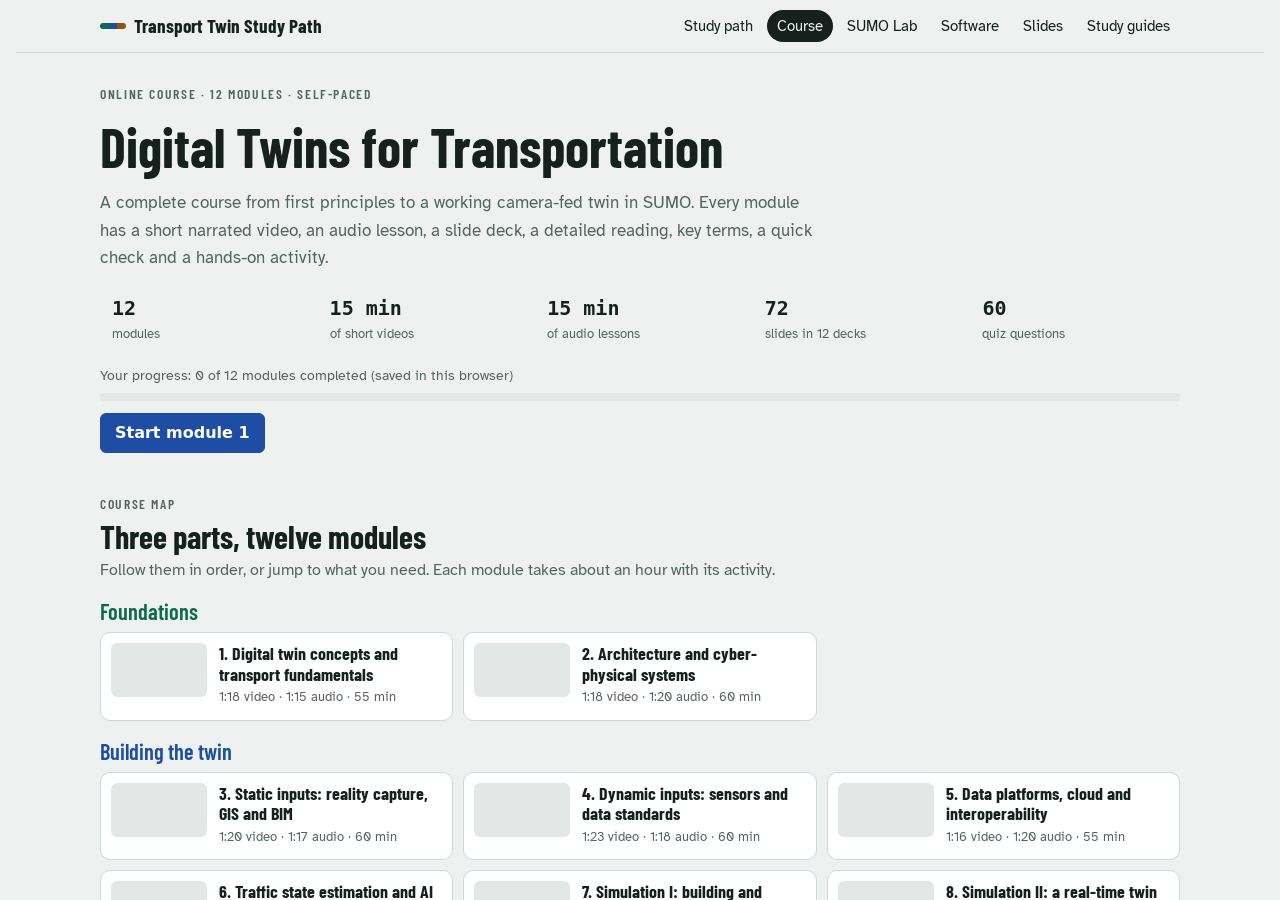
<file: workshop.html>
<!doctype html>
<html lang="en"><head><meta charset="utf-8"><title>Course · Digital Twins for Transportation</title>
<meta http-equiv="refresh" content="0; url=course.html"><link rel="canonical" href="course.html"></head>
<body><p>The workshop has been replaced by the full course. <a href="course.html">Go to the course</a>.</p></body></html>
</file>
<file: site.css>
/* Shared styles for SUMO Lab, Slides and Study guides.
   Layout: one centred column with a sticky site bar; colours follow highway guide signs. */
:root{
  --bg:#eef1f0; --surface:#ffffff; --sunk:#e3e8e6; --ink:#16201c; --muted:#56645f; --line:#cfd8d4;
  --l1:#0b6b4c; --l1-soft:#dcefe6; --l2:#1d4ea3; --l2-soft:#dde6f6; --l3:#94500f; --l3-soft:#f4e6d6;
  --on-acc:#ffffff; --sign:#e8b52a; --good:#1c7a3c; --good-soft:#dcf0e1; --bad:#b3261e; --bad-soft:#f8e0dd;
  --c-fixed:#7a8682; --c-act:#1d4ea3; --c-twin:#0b6b4c; --c-cam:#b5651d;
  --f-display:"Barlow Condensed","Arial Narrow",Arial,sans-serif;
  --f-body:"Atkinson Hyperlegible",system-ui,-apple-system,"Segoe UI",sans-serif;
  --f-mono:"JetBrains Mono",ui-monospace,SFMono-Regular,Menlo,monospace;
  --acc:var(--l2); --acc-soft:var(--l2-soft);
  color-scheme:light;
}
@media (prefers-color-scheme: dark){:root:not([data-theme="light"]){
  --bg:#0f1513; --surface:#17201c; --sunk:#1e2925; --ink:#e4ebe8; --muted:#9aaaa4; --line:#2c3833;
  --l1:#3cbf8a; --l1-soft:#173229; --l2:#78a2f0; --l2-soft:#1a2740; --l3:#e59c55; --l3-soft:#352616;
  --on-acc:#0d1311; --sign:#f0c445; --good:#5cc97f; --good-soft:#163323; --bad:#ff8a80; --bad-soft:#3a1a18;
  --c-fixed:#9aa8a3; --c-act:#78a2f0; --c-twin:#3cbf8a; --c-cam:#e59c55; color-scheme:dark}}
:root[data-theme="dark"]{
  --bg:#0f1513; --surface:#17201c; --sunk:#1e2925; --ink:#e4ebe8; --muted:#9aaaa4; --line:#2c3833;
  --l1:#3cbf8a; --l1-soft:#173229; --l2:#78a2f0; --l2-soft:#1a2740; --l3:#e59c55; --l3-soft:#352616;
  --on-acc:#0d1311; --sign:#f0c445; --good:#5cc97f; --good-soft:#163323; --bad:#ff8a80; --bad-soft:#3a1a18;
  --c-fixed:#9aa8a3; --c-act:#78a2f0; --c-twin:#3cbf8a; --c-cam:#e59c55; color-scheme:dark}
*{box-sizing:border-box}
html{scroll-behavior:smooth}
@media (prefers-reduced-motion: reduce){html{scroll-behavior:auto}*{transition:none!important;animation:none!important}}
body{margin:0;background:var(--bg);color:var(--ink);font-family:var(--f-body);font-size:16px;line-height:1.6;
  padding-left:max(16px,env(safe-area-inset-left,0px));padding-right:max(16px,env(safe-area-inset-right,0px))}
[hidden]{display:none!important}
img{max-width:100%}
.wrap{max-width:1080px;margin:0 auto}
h1,h2,h3,h4{font-family:var(--f-display);line-height:1.1;text-wrap:balance;margin:0}
h1{font-size:clamp(2.3rem,6vw,3.4rem);font-weight:700}
h2{font-size:2rem;font-weight:700}
h3{font-size:1.4rem;font-weight:600}
h4{font-size:1.15rem;font-weight:600}
p{margin:0}
a{color:var(--acc)}
.eyebrow{font-family:var(--f-display);text-transform:uppercase;letter-spacing:.12em;font-size:.85rem;font-weight:600;color:var(--muted)}
.muted{color:var(--muted)}
code,.mono{font-family:var(--f-mono);font-size:.88em}
:focus-visible{outline:3px solid var(--sign);outline-offset:2px}
button{font:inherit;color:inherit;cursor:pointer}

/* site bar */
body::before{content:"";position:fixed;inset:0 0 auto;height:env(safe-area-inset-top,0px);z-index:10;background:var(--bg)}
.sitebar{position:sticky;top:env(safe-area-inset-top,0px);z-index:6;background:var(--bg);border-bottom:1px solid var(--line)}
.sitebar .in{max-width:1080px;margin:0 auto;display:flex;gap:6px 18px;align-items:center;flex-wrap:wrap;padding-block:10px}
.sitebar .brand{font-family:var(--f-display);font-weight:700;font-size:1.2rem;text-decoration:none;color:var(--ink);margin-right:auto;display:flex;gap:8px;align-items:center}
.sitebar .brand i{display:inline-block;width:26px;height:6px;border-radius:3px;background:linear-gradient(90deg,var(--l1) 0 33%,var(--l2) 33% 66%,var(--l3) 66%)}
.sitebar nav{display:flex;gap:4px;flex-wrap:wrap}
.sitebar nav a{text-decoration:none;color:var(--ink);padding:4px 10px;border-radius:999px;font-size:.95rem}
.sitebar nav a:hover{background:var(--sunk)}
.sitebar nav a[aria-current="page"]{background:var(--ink);color:var(--bg)}

/* common blocks */
.hero{padding-block:30px 6px;display:grid;gap:12px}
.hero .lede{max-width:66ch;color:var(--muted);font-size:1.08rem}
section.blk{padding-block:34px 6px;display:grid;gap:16px;scroll-margin-top:70px}
.blk-head{display:grid;gap:4px}
.blk-head p{color:var(--muted);max-width:68ch}
.panel{background:var(--surface);border:1px solid var(--line);border-radius:10px;padding:16px 18px;display:grid;gap:10px;min-width:0}
.panel ul,.panel ol{margin:0;padding-left:1.3em;display:grid;gap:4px}
.tbl{overflow-x:auto;border:1px solid var(--line);border-radius:8px}
table{border-collapse:collapse;width:100%;font-size:.93rem;min-width:520px}
th,td{text-align:left;vertical-align:top;padding:8px 10px;border-bottom:1px solid var(--line)}
th{font-family:var(--f-display);font-weight:600;font-size:1rem;background:var(--sunk)}
td.num,th.num{text-align:right;font-variant-numeric:tabular-nums;font-family:var(--f-mono);font-size:.88rem}
tr:last-child td{border-bottom:0}
pre.code{margin:0;font-family:var(--f-mono);font-size:.83rem;line-height:1.5;background:var(--sunk);border-radius:8px;padding:14px;overflow-x:auto;white-space:pre}
.btn{border:1px solid var(--acc);background:var(--acc);color:var(--on-acc);border-radius:6px;padding:6px 14px;font-weight:700;text-decoration:none;display:inline-block}
.btn.ghost{background:transparent;color:var(--acc)}
.seg{display:inline-flex;flex-wrap:wrap;border:1px solid var(--line);border-radius:8px;overflow:hidden}
.seg button{border:0;background:var(--surface);padding:6px 12px;border-right:1px solid var(--line);font-size:.93rem}
.seg button:last-child{border-right:0}
.seg button[aria-pressed="true"]{background:var(--ink);color:var(--bg)}
.grid2{display:grid;grid-template-columns:repeat(auto-fit,minmax(min(100%,320px),1fr));gap:14px}
.stats{display:grid;grid-template-columns:repeat(auto-fit,minmax(140px,1fr));gap:8px}
.stat{background:var(--bg);border-radius:8px;padding:8px 12px}
.stat .v{font-family:var(--f-mono);font-weight:600;font-size:1.25rem;font-variant-numeric:tabular-nums}
.stat .k{font-size:.8rem;color:var(--muted)}
.note{font-size:.9rem;color:var(--muted)}
.callout{background:var(--acc-soft);border-left:5px solid var(--sign);border-radius:6px;padding:12px 16px}
footer.site{padding-block:30px 50px;border-top:1px solid var(--line);margin-top:40px;font-size:.9rem;color:var(--muted)}
</file>
